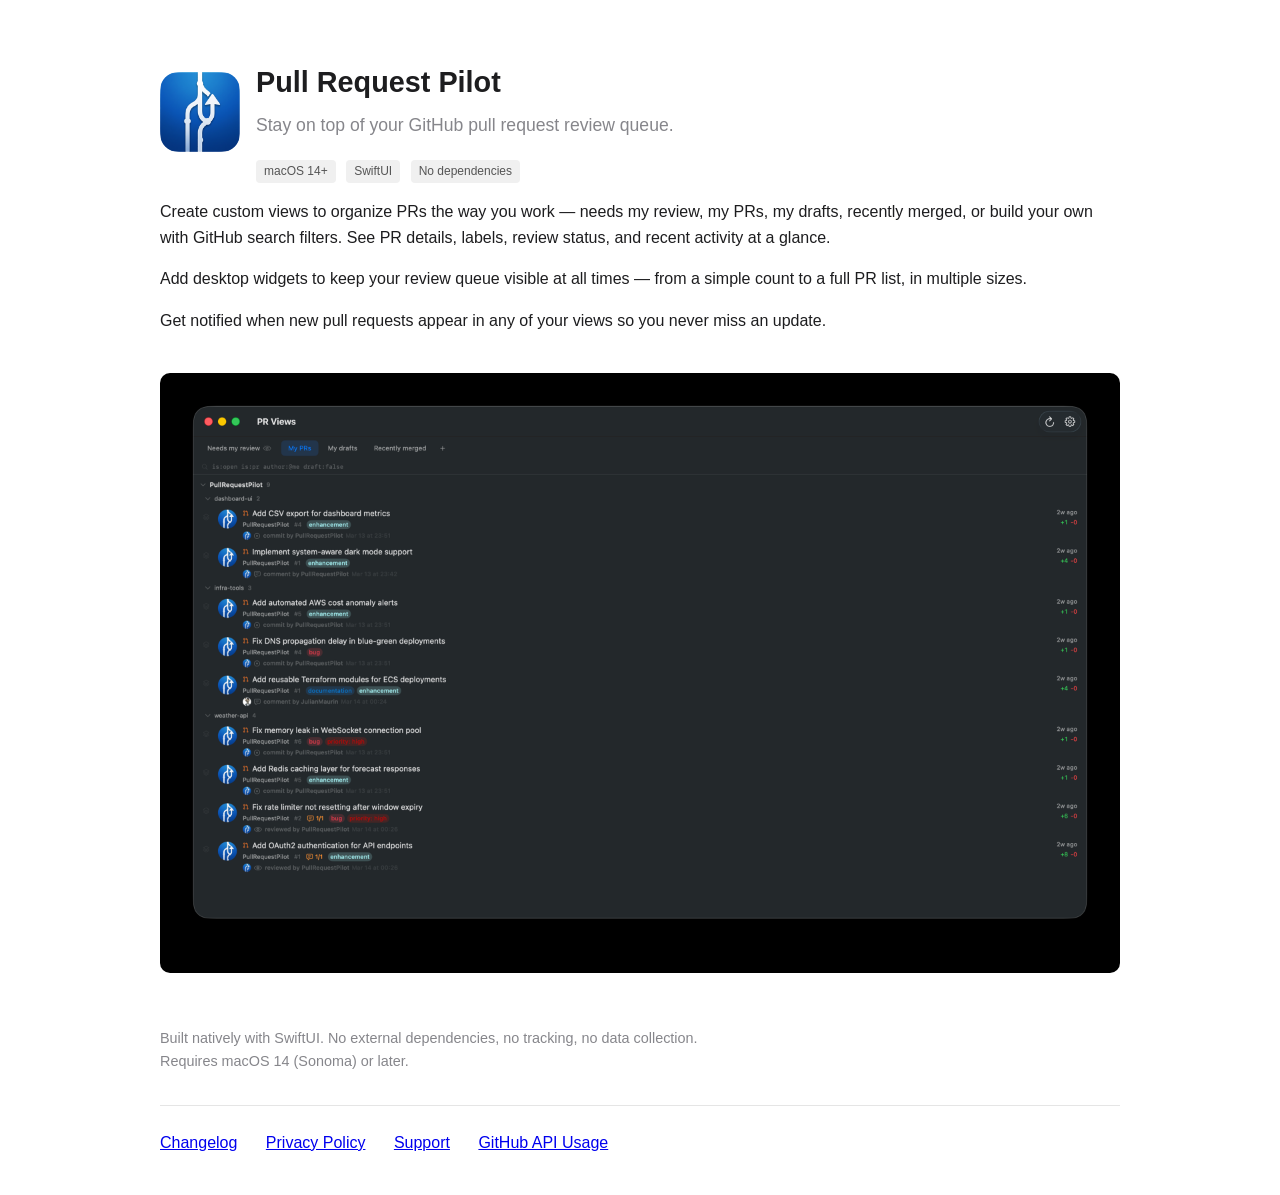
<file: index.html>
<!DOCTYPE html>
<html lang="en">
<head>
    <meta charset="UTF-8">
    <meta name="viewport" content="width=device-width, initial-scale=1.0">
    <title>Pull Request Pilot</title>
    <style>
        :root { color-scheme: light dark; }
        body {
            font-family: -apple-system, BlinkMacSystemFont, "Segoe UI", Roboto, sans-serif;
            max-width: 960px;
            margin: 40px auto;
            padding: 0 20px;
            line-height: 1.6;
            color: #1d1d1f;
            background: #fff;
        }
        @media (prefers-color-scheme: dark) {
            body { color: #f5f5f7; background: #1d1d1f; }
            a { color: #6cb4ee; }
        }
        h1 { font-size: 1.8em; margin-bottom: 0.2em; }
        h2 { font-size: 1.3em; margin-top: 2em; }
        p.tagline { color: #86868b; margin-top: 0; font-size: 1.1em; }
        .hero { display: flex; align-items: center; gap: 16px; margin-top: 1em; }
        .hero img { width: 80px; height: 80px; border-radius: 18px; }
        .badge { margin-top: 0.5em; }
        .badge span {
            display: inline-block;
            font-size: 0.75em;
            padding: 2px 8px;
            border-radius: 4px;
            background: #f0f0f0;
            color: #555;
            margin-right: 6px;
        }
        @media (prefers-color-scheme: dark) {
            .badge span { background: #333; color: #aaa; }
        }
        .screenshot { width: 100%; height: auto; border-radius: 10px; margin: 1.5em 0; }
        nav { margin: 2em 0; border-top: 1px solid #e5e5e5; padding-top: 1.5em; }
        @media (prefers-color-scheme: dark) { nav { border-color: #333; } }
        nav a { margin-right: 1.5em; }
        .requirements { font-size: 0.9em; color: #86868b; margin-top: 1.5em; }
    </style>
</head>
<body>
    <div class="hero">
        <img src="icon.png" alt="Pull Request Pilot icon" width="80" height="80">
        <div>
            <h1>Pull Request Pilot</h1>
            <p class="tagline">Stay on top of your GitHub pull request review queue.</p>
            <div class="badge">
                <span>macOS 14+</span>
                <span>SwiftUI</span>
                <span>No dependencies</span>
            </div>
        </div>
    </div>

    <p>Create custom views to organize PRs the way you work — needs my review, my PRs, my drafts, recently merged, or build your own with GitHub search filters. See PR details, labels, review status, and recent activity at a glance.</p>

    <p>Add desktop widgets to keep your review queue visible at all times — from a simple count to a full PR list, in multiple sizes.</p>

    <p>Get notified when new pull requests appear in any of your views so you never miss an update.</p>

    <img class="screenshot" src="screenshot.png" alt="Pull Request Pilot — PR list with detail panel" width="2880" height="1800">

    <p class="requirements">Built natively with SwiftUI. No external dependencies, no tracking, no data collection.<br>Requires macOS 14 (Sonoma) or later.</p>

    <nav>
        <a href="changelog">Changelog</a>
        <a href="privacy">Privacy Policy</a>
        <a href="support">Support</a>
        <a href="github-api-usage">GitHub API Usage</a>
    </nav>
</body>
</html>
</file>
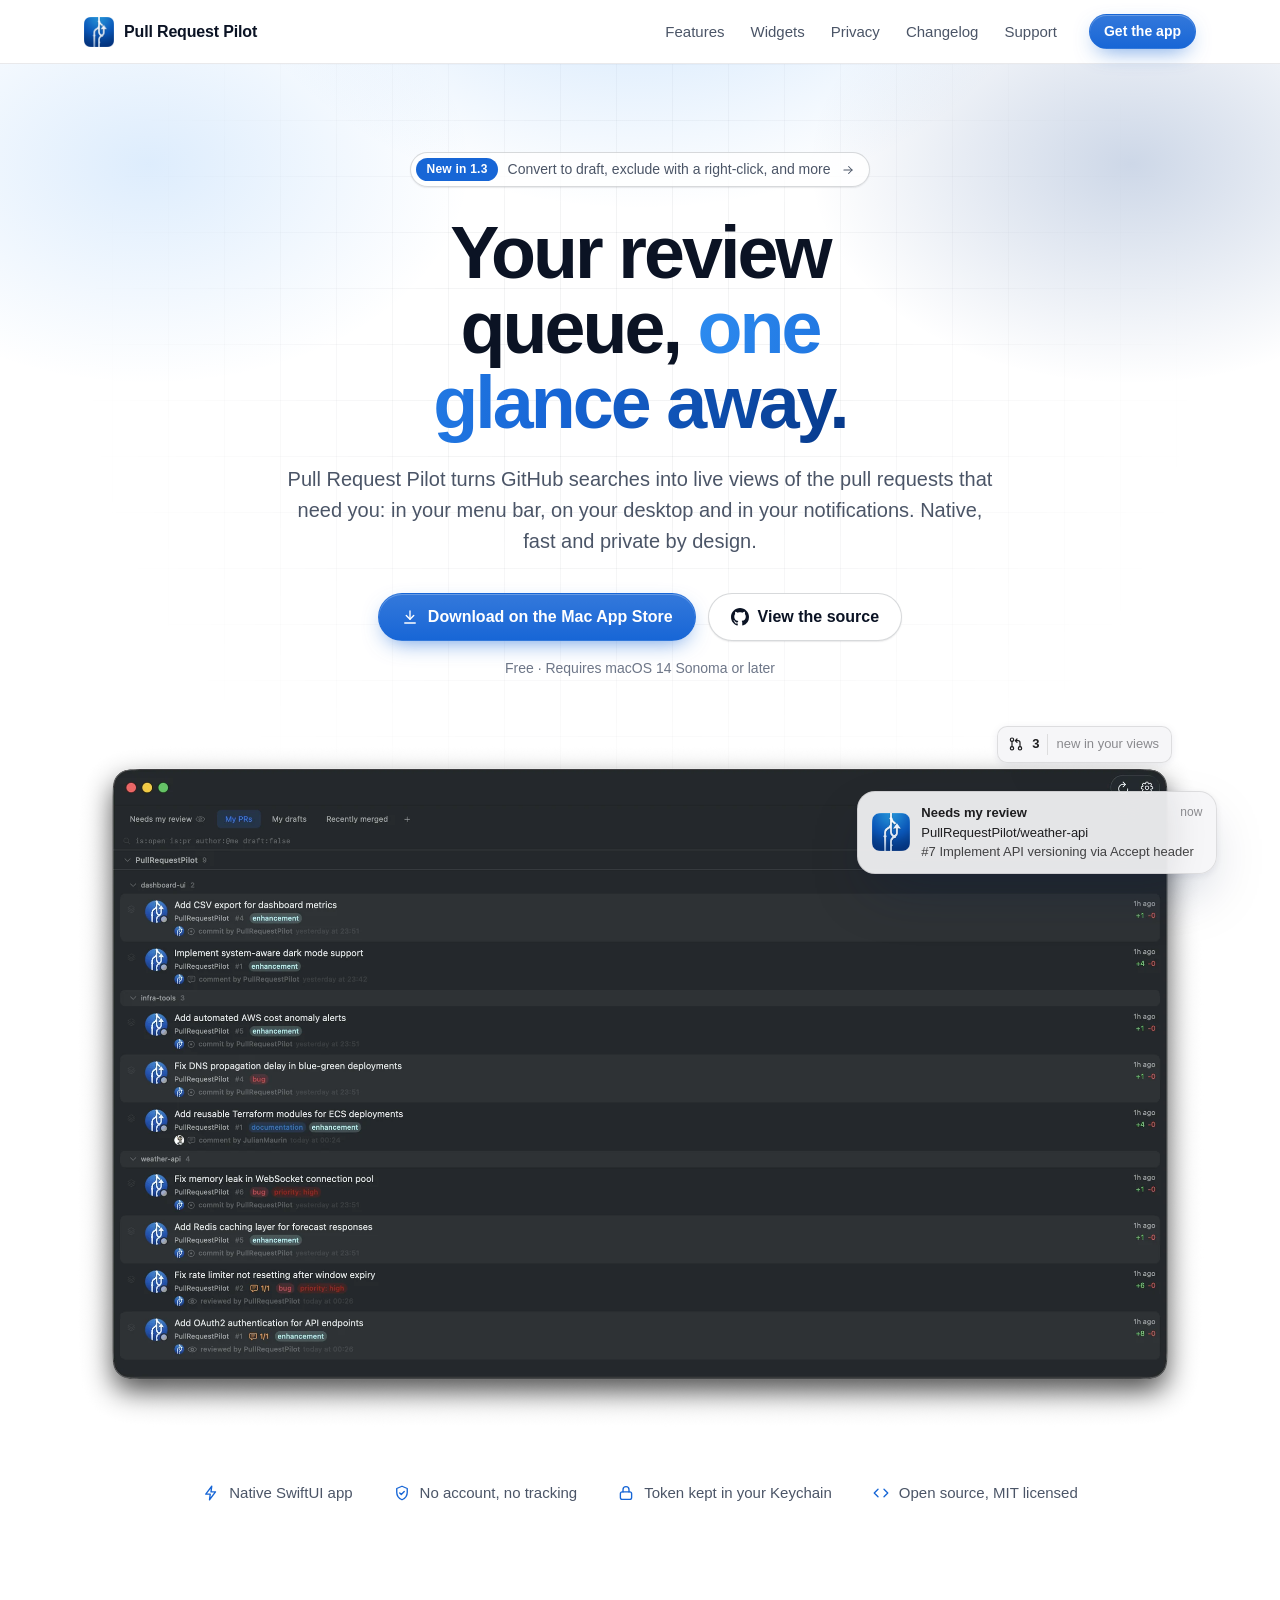
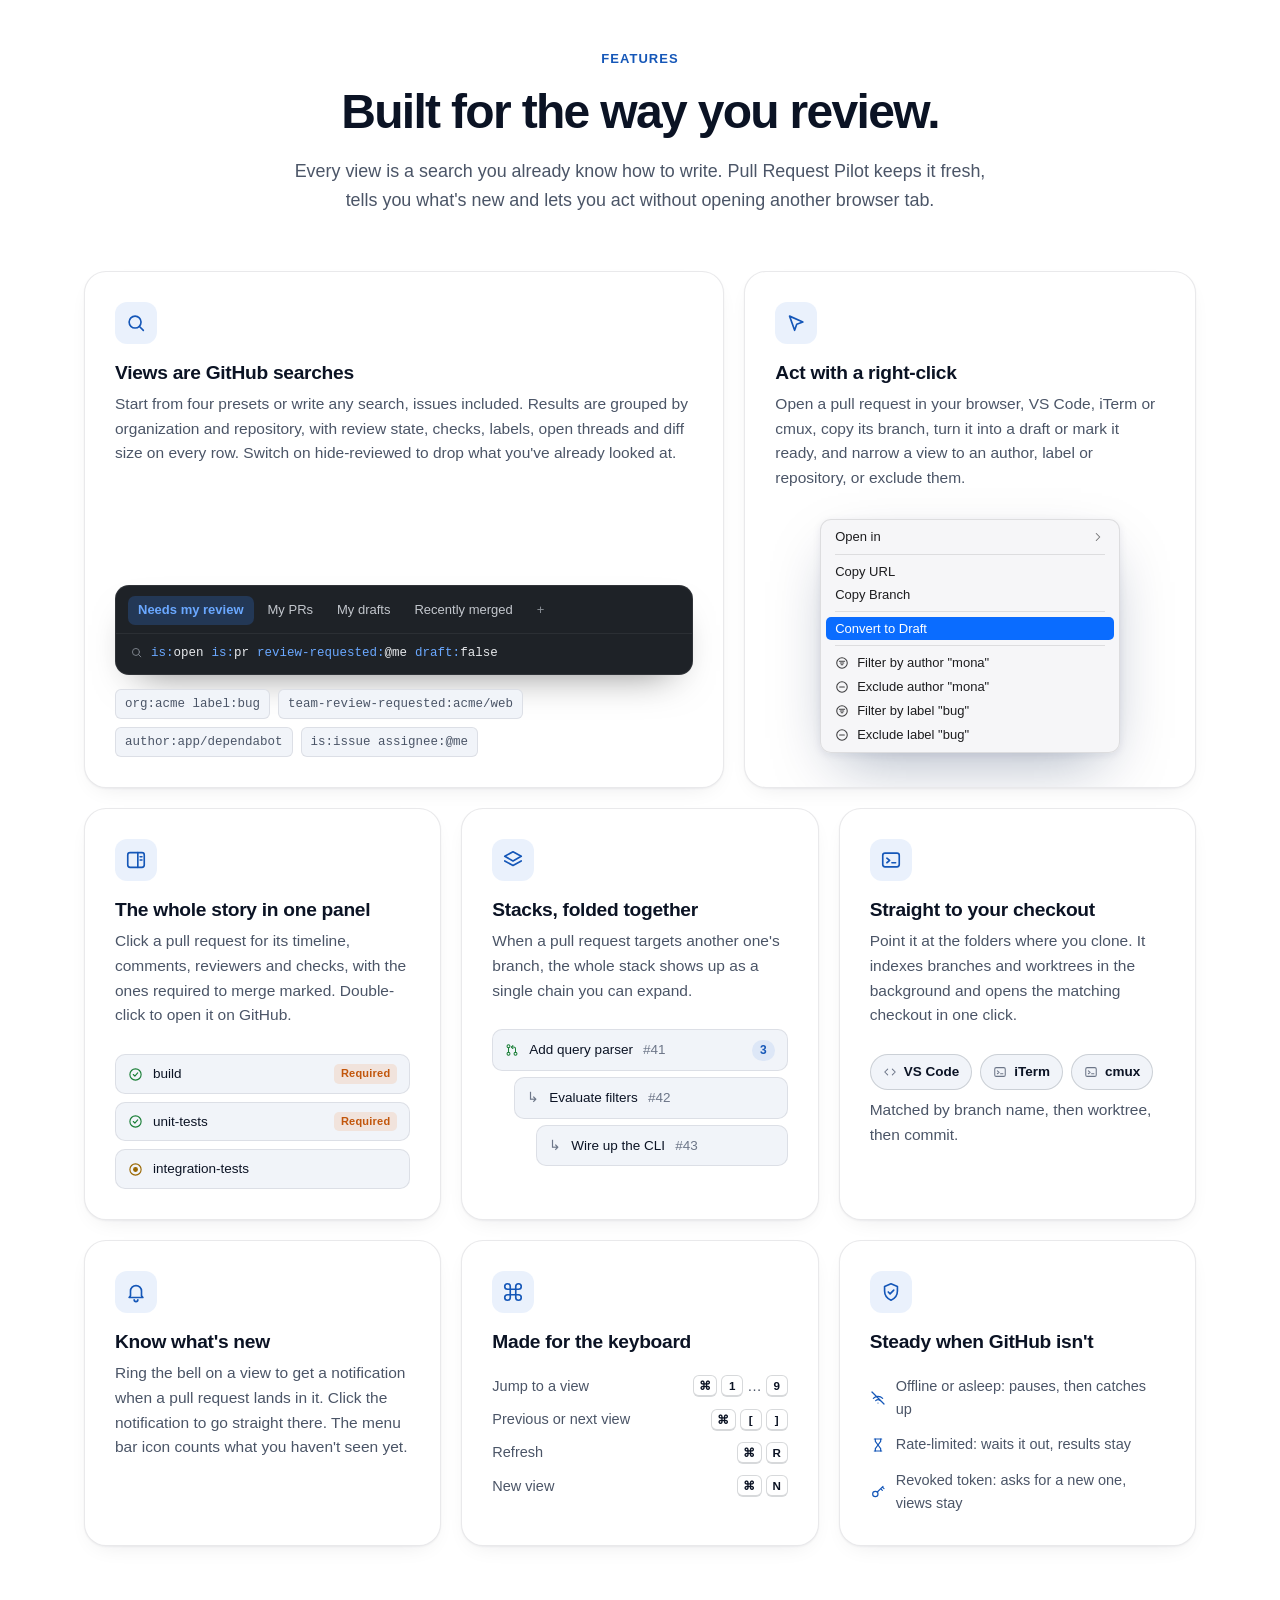
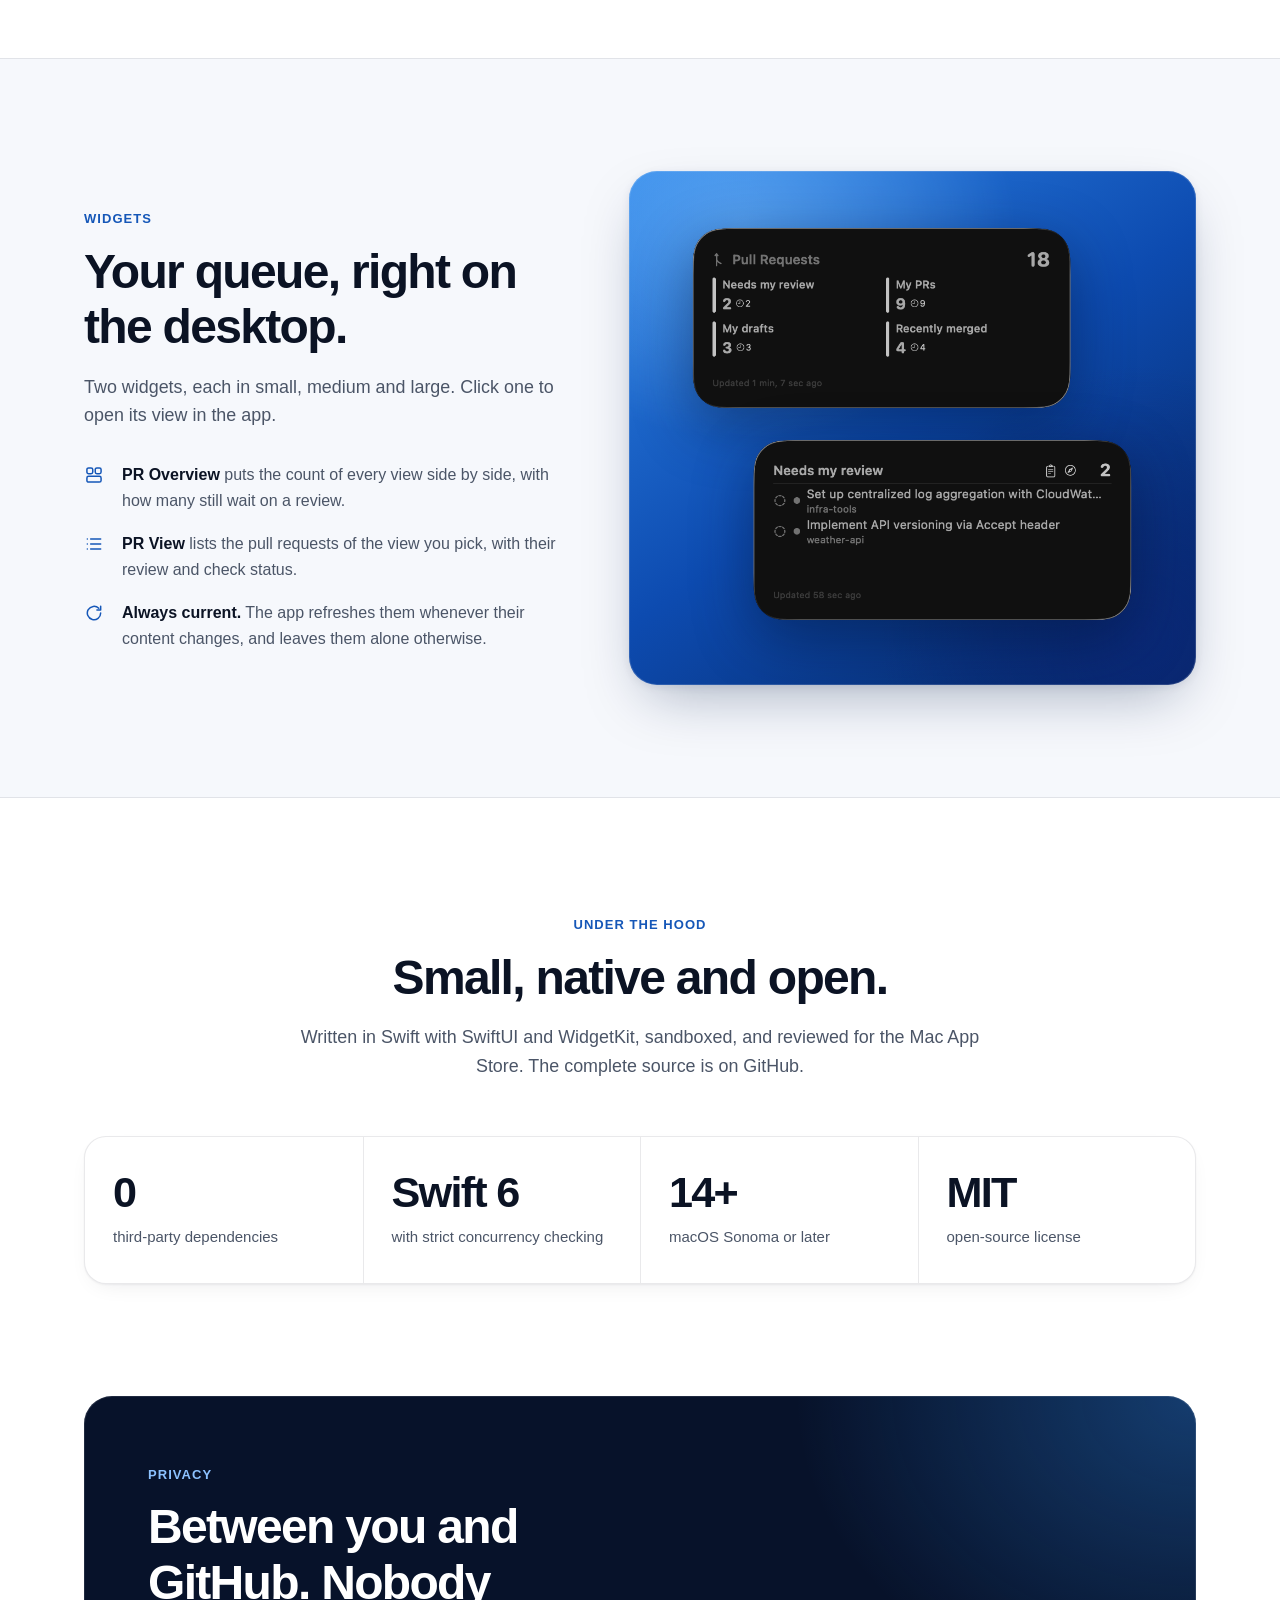
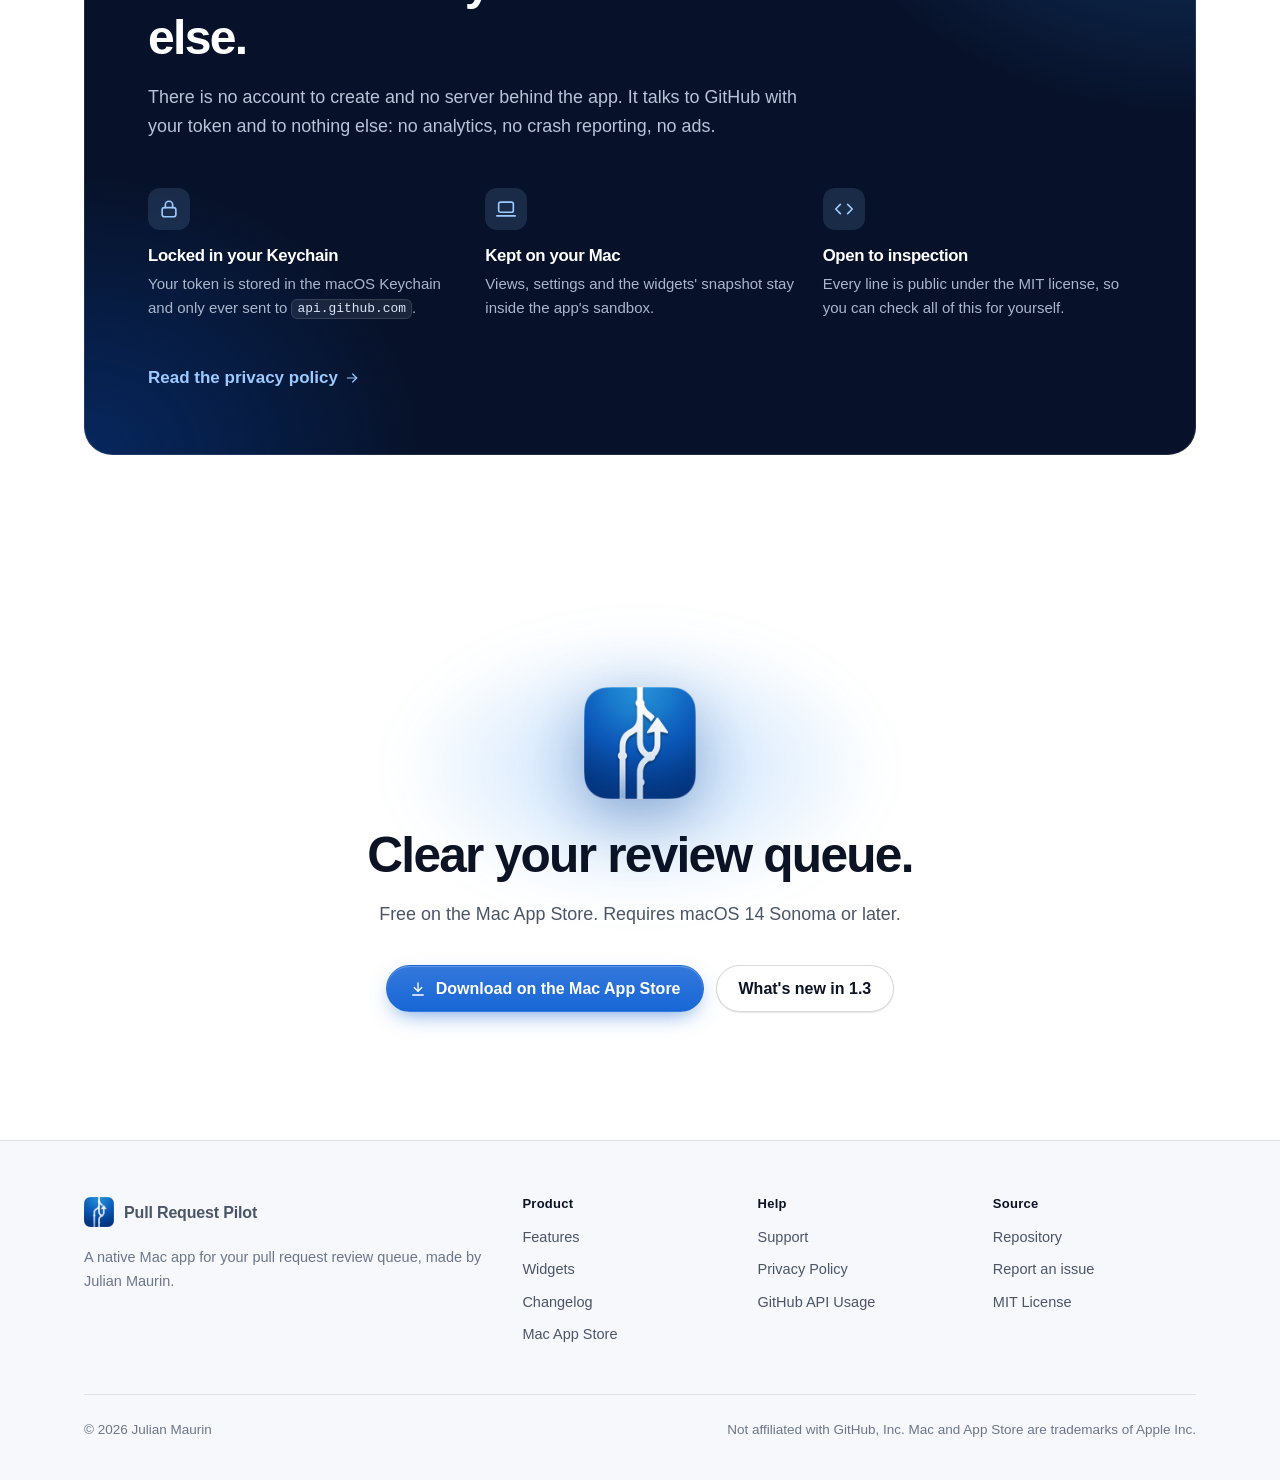
<file: docs/index.html>
<!DOCTYPE html>
<html lang="en">
<head>
    <meta charset="UTF-8">
    <meta name="viewport" content="width=device-width, initial-scale=1.0">
    <title>Pull Request Pilot — your pull request review queue, one glance away</title>
    <meta name="description" content="A native Mac menu bar app for your GitHub pull request review queue: live views from any search, desktop widgets and notifications. Free on the Mac App Store.">
    <link rel="canonical" href="https://julianmaurin.github.io/PullRequestPilot/">
    <meta name="theme-color" content="#ffffff" media="(prefers-color-scheme: light)">
    <meta name="theme-color" content="#070a12" media="(prefers-color-scheme: dark)">
    <link rel="icon" type="image/png" href="favicon.png">
    <link rel="apple-touch-icon" href="apple-touch-icon.png">
    <meta property="og:type" content="website">
    <meta property="og:site_name" content="Pull Request Pilot">
    <meta property="og:url" content="https://julianmaurin.github.io/PullRequestPilot/">
    <meta property="og:title" content="Pull Request Pilot — your review queue, one glance away">
    <meta property="og:description" content="A native Mac menu bar app for your GitHub pull request review queue: live views from any search, desktop widgets and notifications.">
    <meta property="og:image" content="https://julianmaurin.github.io/PullRequestPilot/images/og-image.png">
    <meta property="og:image:width" content="1200">
    <meta property="og:image:height" content="630">
    <meta property="og:image:alt" content="Pull Request Pilot: the review queue window with pull requests grouped by repository">
    <meta name="twitter:card" content="summary_large_image">
    <link rel="stylesheet" href="style.css">
    <script type="application/ld+json">
    {
        "@context": "https://schema.org",
        "@type": "SoftwareApplication",
        "name": "Pull Request Pilot",
        "operatingSystem": "macOS 14 or later",
        "applicationCategory": "DeveloperApplication",
        "softwareVersion": "1.3.0",
        "url": "https://julianmaurin.github.io/PullRequestPilot/",
        "downloadUrl": "https://apps.apple.com/app/pull-request-pilot/id6760570544",
        "image": "https://julianmaurin.github.io/PullRequestPilot/icon.png",
        "screenshot": "https://julianmaurin.github.io/PullRequestPilot/images/dashboard.png",
        "license": "https://opensource.org/licenses/MIT",
        "author": { "@type": "Person", "name": "Julian Maurin" },
        "offers": { "@type": "Offer", "price": "0", "priceCurrency": "USD" }
    }
    </script>
</head>
<body>
    <a class="skip-link" href="#main">Skip to content</a>

    <header class="site-header">
        <div class="container">
            <a class="brand" href="./">
                <img src="icon.png" alt="" width="30" height="30">
                Pull Request Pilot
            </a>
            <nav class="site-nav" aria-label="Main">
                <a href="#features">Features</a>
                <a href="#widgets">Widgets</a>
                <a href="#privacy">Privacy</a>
                <a href="changelog">Changelog</a>
                <a href="support">Support</a>
            </nav>
            <a class="button button-primary" href="https://apps.apple.com/app/pull-request-pilot/id6760570544">Get the app</a>
        </div>
    </header>

    <main id="main">
        <section class="hero">
            <div class="container hero-copy">
                <a class="announcement" href="changelog#v1-3-0">
                    <span class="announcement-tag">New in 1.3</span>
                    <span>Convert to draft, exclude with a right-click, and more</span>
                    <svg class="icon" viewBox="0 0 24 24" aria-hidden="true"><path d="M5 12h14"/><path d="m13 6 6 6-6 6"/></svg>
                </a>
                <h1>Your review queue, <span class="gradient-text">one glance away.</span></h1>
                <p class="lede">Pull Request Pilot turns GitHub searches into live views of the pull requests that need you: in your menu bar, on your desktop and in your notifications. Native, fast and private by design.</p>
                <div class="cta-row">
                    <a class="button button-primary" href="https://apps.apple.com/app/pull-request-pilot/id6760570544">
                        <svg class="icon" viewBox="0 0 24 24" aria-hidden="true"><path d="M12 4v11"/><path d="m7 10 5 5 5-5"/><path d="M5 20h14"/></svg>
                        Download on the Mac App Store
                    </a>
                    <a class="button button-secondary" href="https://github.com/JulianMaurin/PullRequestPilot">
                        <svg viewBox="0 0 16 16" fill="currentColor" aria-hidden="true"><path d="M8 0C3.58 0 0 3.58 0 8c0 3.54 2.29 6.53 5.47 7.59.4.07.55-.17.55-.38 0-.19-.01-.82-.01-1.49-2.01.37-2.53-.49-2.69-.94-.09-.23-.48-.94-.82-1.13-.28-.15-.68-.52-.01-.53.63-.01 1.08.58 1.23.82.72 1.21 1.87.87 2.33.66.07-.52.28-.87.51-1.07-1.78-.2-3.64-.89-3.64-3.95 0-.87.31-1.59.82-2.15-.08-.2-.36-1.02.08-2.12 0 0 .67-.21 2.2.82.64-.18 1.32-.27 2-.27.68 0 1.36.09 2 .27 1.53-1.04 2.2-.82 2.2-.82.44 1.1.16 1.92.08 2.12.51.56.82 1.27.82 2.15 0 3.07-1.87 3.75-3.65 3.95.29.25.54.73.54 1.48 0 1.07-.01 1.93-.01 2.2 0 .21.15.46.55.38A8.013 8.013 0 0 0 16 8c0-4.42-3.58-8-8-8z"/></svg>
                        View the source
                    </a>
                </div>
                <p class="fine-print">Free · Requires macOS 14 Sonoma or later</p>
            </div>

            <div class="container hero-visual">
                <div class="screenshot">
                    <picture>
                        <source srcset="images/dashboard.webp" type="image/webp">
                        <img src="images/dashboard.png" alt="The Pull Request Pilot window: view tabs, the search query of the selected view, and pull requests grouped by organization and repository, each with its labels, latest activity, age and diff size" width="2200" height="1336" fetchpriority="high">
                    </picture>
                    <div class="status-item" aria-hidden="true">
                        <svg class="icon" viewBox="0 0 24 24"><circle cx="6" cy="5.5" r="2.5"/><circle cx="6" cy="18.5" r="2.5"/><circle cx="18" cy="18.5" r="2.5"/><path d="M6 8v8"/><path d="M18 16v-6a3 3 0 0 0-3-3h-4"/><path d="M13.5 4.5 11 7l2.5 2.5"/></svg>
                        3
                        <span class="caption">new in your views</span>
                    </div>
                    <div class="notification" aria-hidden="true">
                        <img src="icon.png" alt="" width="38" height="38">
                        <strong>Needs my review</strong>
                        <span class="time">now</span>
                        <span class="subtitle">PullRequestPilot/weather-api</span>
                        <span class="body">#7 Implement API versioning via Accept header</span>
                    </div>
                </div>
            </div>

            <div class="container">
                <ul class="highlights" aria-label="Highlights">
                    <li>
                        <svg class="icon" viewBox="0 0 24 24" aria-hidden="true"><path d="M13 3 5 13.5h6L10 21l8-10.5h-6z"/></svg>
                        Native SwiftUI app
                    </li>
                    <li>
                        <svg class="icon" viewBox="0 0 24 24" aria-hidden="true"><path d="M12 3 5 6v5c0 4.5 3 8.3 7 10 4-1.7 7-5.5 7-10V6z"/><path d="m9 12 2 2 4-4"/></svg>
                        No account, no tracking
                    </li>
                    <li>
                        <svg class="icon" viewBox="0 0 24 24" aria-hidden="true"><rect x="4.5" y="10.5" width="15" height="10" rx="2.5"/><path d="M8 10.5V7.5a4 4 0 0 1 8 0v3"/></svg>
                        Token kept in your Keychain
                    </li>
                    <li>
                        <svg class="icon" viewBox="0 0 24 24" aria-hidden="true"><path d="m8 7-5 5 5 5"/><path d="m16 7 5 5-5 5"/></svg>
                        Open source, MIT licensed
                    </li>
                </ul>
            </div>
        </section>

        <section class="section" id="features">
            <div class="container">
                <div class="section-header reveal">
                    <span class="eyebrow">Features</span>
                    <h2>Built for the way you review.</h2>
                    <p>Every view is a search you already know how to write. Pull Request Pilot keeps it fresh, tells you what's new and lets you act without opening another browser tab.</p>
                </div>

                <div class="feature-grid">
                    <article class="card card-wide reveal">
                        <span class="card-icon"><svg class="icon" viewBox="0 0 24 24" aria-hidden="true"><circle cx="11" cy="11" r="6.5"/><path d="m20 20-4.2-4.2"/></svg></span>
                        <h3>Views are GitHub searches</h3>
                        <p>Start from four presets or write any search, issues included. Results are grouped by organization and repository, with review state, checks, labels, open threads and diff size on every row. Switch on hide-reviewed to drop what you've already looked at.</p>
                        <div class="card-visual">
                            <div class="query-mock" aria-hidden="true">
                                <div class="query-tabs">
                                    <span class="active">Needs my review</span>
                                    <span>My PRs</span>
                                    <span>My drafts</span>
                                    <span>Recently merged</span>
                                    <span class="add">+</span>
                                </div>
                                <div class="query-field">
                                    <svg class="icon" viewBox="0 0 24 24"><circle cx="11" cy="11" r="6.5"/><path d="m20 20-4.2-4.2"/></svg>
                                    <span class="qualifier"><b>is:</b>open</span>
                                    <span class="qualifier"><b>is:</b>pr</span>
                                    <span class="qualifier"><b>review-requested:</b>@me</span>
                                    <span class="qualifier"><b>draft:</b>false</span>
                                </div>
                            </div>
                            <div class="query-examples" aria-label="More example searches">
                                <code>org:acme label:bug</code>
                                <code>team-review-requested:acme/web</code>
                                <code>author:app/dependabot</code>
                                <code>is:issue assignee:@me</code>
                            </div>
                        </div>
                    </article>

                    <article class="card card-medium reveal">
                        <span class="card-icon"><svg class="icon" viewBox="0 0 24 24" aria-hidden="true"><path d="M5 4.5 10.5 20l2.3-6.7L19.5 11z"/></svg></span>
                        <h3>Act with a right-click</h3>
                        <p>Open a pull request in your browser, VS Code, iTerm or cmux, copy its branch, turn it into a draft or mark it ready, and narrow a view to an author, label or repository, or exclude them.</p>
                        <div class="card-visual menu-stage">
                            <div class="menu-mock" aria-hidden="true">
                                <div class="item">Open in <svg class="icon chevron" viewBox="0 0 24 24"><path d="m9 6 6 6-6 6"/></svg></div>
                                <hr>
                                <div class="item">Copy URL</div>
                                <div class="item">Copy Branch</div>
                                <hr>
                                <div class="item selected">Convert to Draft</div>
                                <hr>
                                <div class="item"><svg class="icon" viewBox="0 0 24 24"><circle cx="12" cy="12" r="9"/><path d="M7.5 9h9M9 12h6M10.5 15h3"/></svg>Filter by author "mona"</div>
                                <div class="item"><svg class="icon" viewBox="0 0 24 24"><circle cx="12" cy="12" r="9"/><path d="M8 12h8"/></svg>Exclude author "mona"</div>
                                <div class="item"><svg class="icon" viewBox="0 0 24 24"><circle cx="12" cy="12" r="9"/><path d="M7.5 9h9M9 12h6M10.5 15h3"/></svg>Filter by label "bug"</div>
                                <div class="item"><svg class="icon" viewBox="0 0 24 24"><circle cx="12" cy="12" r="9"/><path d="M8 12h8"/></svg>Exclude label "bug"</div>
                            </div>
                        </div>
                    </article>

                    <article class="card reveal">
                        <span class="card-icon"><svg class="icon" viewBox="0 0 24 24" aria-hidden="true"><rect x="3" y="4" width="18" height="16" rx="2.5"/><path d="M14 4v16"/><path d="M16.5 8.5h2M16.5 12h2"/></svg></span>
                        <h3>The whole story in one panel</h3>
                        <p>Click a pull request for its timeline, comments, reviewers and checks, with the ones required to merge marked. Double-click to open it on GitHub.</p>
                        <div class="card-visual">
                            <ul class="check-list" aria-label="Example checks">
                                <li class="passed"><svg class="icon" viewBox="0 0 24 24" aria-hidden="true"><circle cx="12" cy="12" r="9"/><path d="m8.5 12 2.5 2.5 4.5-5"/></svg>build<span class="required">Required</span></li>
                                <li class="passed"><svg class="icon" viewBox="0 0 24 24" aria-hidden="true"><circle cx="12" cy="12" r="9"/><path d="m8.5 12 2.5 2.5 4.5-5"/></svg>unit-tests<span class="required">Required</span></li>
                                <li class="running"><svg class="icon" viewBox="0 0 24 24" aria-hidden="true"><circle cx="12" cy="12" r="9"/><circle cx="12" cy="12" r="3" fill="currentColor"/></svg>integration-tests</li>
                            </ul>
                        </div>
                    </article>

                    <article class="card reveal">
                        <span class="card-icon"><svg class="icon" viewBox="0 0 24 24" aria-hidden="true"><path d="m12 3 9 5-9 5-9-5z"/><path d="m3 13 9 5 9-5"/></svg></span>
                        <h3>Stacks, folded together</h3>
                        <p>When a pull request targets another one's branch, the whole stack shows up as a single chain you can expand.</p>
                        <div class="card-visual stack-mock" aria-hidden="true">
                            <div class="stack-row">
                                <svg class="icon" viewBox="0 0 24 24"><circle cx="6" cy="5.5" r="2.5"/><circle cx="6" cy="18.5" r="2.5"/><circle cx="18" cy="18.5" r="2.5"/><path d="M6 8v8"/><path d="M18 16v-6a3 3 0 0 0-3-3h-4"/><path d="M13.5 4.5 11 7l2.5 2.5"/></svg>
                                Add query parser <span class="number">#41</span><span class="count">3</span>
                            </div>
                            <div class="stack-row child"><span class="branch-arrow">↳</span> Evaluate filters <span class="number">#42</span></div>
                            <div class="stack-row grandchild"><span class="branch-arrow">↳</span> Wire up the CLI <span class="number">#43</span></div>
                        </div>
                    </article>

                    <article class="card reveal">
                        <span class="card-icon"><svg class="icon" viewBox="0 0 24 24" aria-hidden="true"><rect x="3" y="4.5" width="18" height="15" rx="2.5"/><path d="m7.5 10 3 2.5-3 2.5"/><path d="M13 15h4"/></svg></span>
                        <h3>Straight to your checkout</h3>
                        <p>Point it at the folders where you clone. It indexes branches and worktrees in the background and opens the matching checkout in one click.</p>
                        <div class="card-visual">
                            <div class="chip-row" aria-label="Supported apps">
                                <span class="chip"><svg class="icon" viewBox="0 0 24 24" aria-hidden="true"><path d="m8 7-5 5 5 5"/><path d="m16 7 5 5-5 5"/></svg>VS Code</span>
                                <span class="chip"><svg class="icon" viewBox="0 0 24 24" aria-hidden="true"><rect x="3" y="4.5" width="18" height="15" rx="2.5"/><path d="m7.5 10 3 2.5-3 2.5"/><path d="M13 15h4"/></svg>iTerm</span>
                                <span class="chip"><svg class="icon" viewBox="0 0 24 24" aria-hidden="true"><rect x="3" y="4.5" width="18" height="15" rx="2.5"/><path d="m7.5 10 3 2.5-3 2.5"/><path d="M13 15h4"/></svg>cmux</span>
                            </div>
                            <p class="match-order">Matched by branch name, then worktree, then commit.</p>
                        </div>
                    </article>

                    <article class="card reveal">
                        <span class="card-icon"><svg class="icon" viewBox="0 0 24 24" aria-hidden="true"><path d="M6 16v-5a6 6 0 0 1 12 0v5l1.5 2h-15z"/><path d="M10 20.5a2 2 0 0 0 4 0"/></svg></span>
                        <h3>Know what's new</h3>
                        <p>Ring the bell on a view to get a notification when a pull request lands in it. Click the notification to go straight there. The menu bar icon counts what you haven't seen yet.</p>
                    </article>

                    <article class="card reveal">
                        <span class="card-icon"><svg class="icon" viewBox="0 0 24 24" aria-hidden="true"><path d="M15 6v12a3 3 0 1 0 3-3H6a3 3 0 1 0 3 3V6a3 3 0 1 0-3 3h12a3 3 0 1 0-3-3"/></svg></span>
                        <h3>Made for the keyboard</h3>
                        <ul class="shortcut-list card-visual">
                            <li>Jump to a view <span class="keys"><kbd>⌘</kbd><kbd>1</kbd>…<kbd>9</kbd></span></li>
                            <li>Previous or next view <span class="keys"><kbd>⌘</kbd><kbd>[</kbd><kbd>]</kbd></span></li>
                            <li>Refresh <span class="keys"><kbd>⌘</kbd><kbd>R</kbd></span></li>
                            <li>New view <span class="keys"><kbd>⌘</kbd><kbd>N</kbd></span></li>
                        </ul>
                    </article>

                    <article class="card reveal">
                        <span class="card-icon"><svg class="icon" viewBox="0 0 24 24" aria-hidden="true"><path d="M12 3 5 6v5c0 4.5 3 8.3 7 10 4-1.7 7-5.5 7-10V6z"/><path d="m9 12 2 2 4-4"/></svg></span>
                        <h3>Steady when GitHub isn't</h3>
                        <ul class="status-list card-visual">
                            <li><svg class="icon" viewBox="0 0 24 24" aria-hidden="true"><path d="M5 12.5a10 10 0 0 1 14 0"/><path d="M8.5 16a5 5 0 0 1 7 0"/><path d="M12 19.5h.01"/><path d="M3 3l18 18"/></svg>Offline or asleep: pauses, then catches up</li>
                            <li><svg class="icon" viewBox="0 0 24 24" aria-hidden="true"><path d="M6.5 3h11M6.5 21h11"/><path d="M8 3v3.5L12 12l4-5.5V3"/><path d="M8 21v-3.5L12 12l4 5.5V21"/></svg>Rate-limited: waits it out, results stay</li>
                            <li><svg class="icon" viewBox="0 0 24 24" aria-hidden="true"><circle cx="8" cy="15" r="4"/><path d="m11 12 8.5-8.5M16 7l2.5 2.5M18.5 4.5 21 7"/></svg>Revoked token: asks for a new one, views stay</li>
                        </ul>
                    </article>
                </div>
            </div>
        </section>

        <section class="section section-subtle" id="widgets">
            <div class="container split">
                <div class="reveal">
                    <div class="section-header">
                        <span class="eyebrow">Widgets</span>
                        <h2>Your queue, right on the desktop.</h2>
                        <p>Two widgets, each in small, medium and large. Click one to open its view in the app.</p>
                    </div>
                    <ul class="feature-list">
                        <li>
                            <svg class="icon" viewBox="0 0 24 24" aria-hidden="true"><rect x="3.5" y="3.5" width="7" height="7" rx="2"/><rect x="13.5" y="3.5" width="7" height="7" rx="2"/><rect x="3.5" y="13.5" width="17" height="7" rx="2"/></svg>
                            <span><strong>PR Overview</strong> puts the count of every view side by side, with how many still wait on a review.</span>
                        </li>
                        <li>
                            <svg class="icon" viewBox="0 0 24 24" aria-hidden="true"><path d="M8 6h12M8 12h12M8 18h12"/><path d="M4 6h.01M4 12h.01M4 18h.01"/></svg>
                            <span><strong>PR View</strong> lists the pull requests of the view you pick, with their review and check status.</span>
                        </li>
                        <li>
                            <svg class="icon" viewBox="0 0 24 24" aria-hidden="true"><path d="M20 12a8 8 0 1 1-2.3-5.6"/><path d="M20 4v4.5h-4.5"/></svg>
                            <span><strong>Always current.</strong> The app refreshes them whenever their content changes, and leaves them alone otherwise.</span>
                        </li>
                    </ul>
                </div>
                <div class="desktop reveal">
                    <img class="widget-lead" src="images/widget-overview.png" alt="The PR Overview widget, medium size: 18 pull requests across Needs my review, My PRs, My drafts and Recently merged" width="692" height="346" loading="lazy">
                    <img class="widget-offset" src="images/widget-detail.png" alt="The PR View widget, medium size, showing two pull requests that need a review" width="692" height="346" loading="lazy">
                </div>
            </div>
        </section>

        <section class="section">
            <div class="container">
                <div class="section-header reveal">
                    <span class="eyebrow">Under the hood</span>
                    <h2>Small, native and open.</h2>
                    <p>Written in Swift with SwiftUI and WidgetKit, sandboxed, and reviewed for the Mac App Store. The complete source is on GitHub.</p>
                </div>
                <div class="stats reveal">
                    <div class="stat"><span class="value">0</span><span class="label">third-party dependencies</span></div>
                    <div class="stat"><span class="value">Swift 6</span><span class="label">with strict concurrency checking</span></div>
                    <div class="stat"><span class="value">14+</span><span class="label">macOS Sonoma or later</span></div>
                    <div class="stat"><span class="value">MIT</span><span class="label">open-source license</span></div>
                </div>
            </div>
        </section>

        <section class="section section-flush-top" id="privacy">
            <div class="container">
                <div class="privacy-panel reveal">
                    <span class="eyebrow">Privacy</span>
                    <h2>Between you and GitHub. Nobody else.</h2>
                    <p class="intro">There is no account to create and no server behind the app. It talks to GitHub with your token and to nothing else: no analytics, no crash reporting, no ads.</p>
                    <div class="privacy-grid">
                        <div>
                            <span class="card-icon"><svg class="icon" viewBox="0 0 24 24" aria-hidden="true"><rect x="4.5" y="10.5" width="15" height="10" rx="2.5"/><path d="M8 10.5V7.5a4 4 0 0 1 8 0v3"/></svg></span>
                            <h3>Locked in your Keychain</h3>
                            <p>Your token is stored in the macOS Keychain and only ever sent to <code>api.github.com</code>.</p>
                        </div>
                        <div>
                            <span class="card-icon"><svg class="icon" viewBox="0 0 24 24" aria-hidden="true"><rect x="4" y="4.5" width="16" height="11" rx="2"/><path d="M2 19.5h20"/></svg></span>
                            <h3>Kept on your Mac</h3>
                            <p>Views, settings and the widgets' snapshot stay inside the app's sandbox.</p>
                        </div>
                        <div>
                            <span class="card-icon"><svg class="icon" viewBox="0 0 24 24" aria-hidden="true"><path d="m8 7-5 5 5 5"/><path d="m16 7 5 5-5 5"/></svg></span>
                            <h3>Open to inspection</h3>
                            <p>Every line is public under the MIT license, so you can check all of this for yourself.</p>
                        </div>
                    </div>
                    <a class="text-link" href="privacy">
                        Read the privacy policy
                        <svg class="icon" viewBox="0 0 24 24" aria-hidden="true"><path d="M5 12h14"/><path d="m13 6 6 6-6 6"/></svg>
                    </a>
                </div>
            </div>
        </section>

        <section class="closing">
            <div class="container reveal">
                <img src="icon.png" alt="" width="112" height="112" loading="lazy">
                <h2>Clear your review queue.</h2>
                <p>Free on the Mac App Store. Requires macOS 14 Sonoma or later.</p>
                <div class="cta-row">
                    <a class="button button-primary" href="https://apps.apple.com/app/pull-request-pilot/id6760570544">
                        <svg class="icon" viewBox="0 0 24 24" aria-hidden="true"><path d="M12 4v11"/><path d="m7 10 5 5 5-5"/><path d="M5 20h14"/></svg>
                        Download on the Mac App Store
                    </a>
                    <a class="button button-secondary" href="changelog">What's new in 1.3</a>
                </div>
            </div>
        </section>
    </main>

    <footer class="site-footer">
        <div class="container">
            <div class="footer-grid">
                <div>
                    <a class="brand" href="./">
                        <img src="icon.png" alt="" width="30" height="30">
                        Pull Request Pilot
                    </a>
                    <p>A native Mac app for your pull request review queue, made by Julian Maurin.</p>
                </div>
                <div>
                    <h2>Product</h2>
                    <ul>
                        <li><a href="#features">Features</a></li>
                        <li><a href="#widgets">Widgets</a></li>
                        <li><a href="changelog">Changelog</a></li>
                        <li><a href="https://apps.apple.com/app/pull-request-pilot/id6760570544">Mac App Store</a></li>
                    </ul>
                </div>
                <div>
                    <h2>Help</h2>
                    <ul>
                        <li><a href="support">Support</a></li>
                        <li><a href="privacy">Privacy Policy</a></li>
                        <li><a href="github-api-usage">GitHub API Usage</a></li>
                    </ul>
                </div>
                <div>
                    <h2>Source</h2>
                    <ul>
                        <li><a href="https://github.com/JulianMaurin/PullRequestPilot">Repository</a></li>
                        <li><a href="https://github.com/JulianMaurin/PullRequestPilot/issues">Report an issue</a></li>
                        <li><a href="https://github.com/JulianMaurin/PullRequestPilot/blob/main/LICENSE">MIT License</a></li>
                    </ul>
                </div>
            </div>
            <div class="footer-bottom">
                <span>© 2026 Julian Maurin</span>
                <span>Not affiliated with GitHub, Inc. Mac and App Store are trademarks of Apple Inc.</span>
            </div>
        </div>
    </footer>
</body>
</html>
</file>
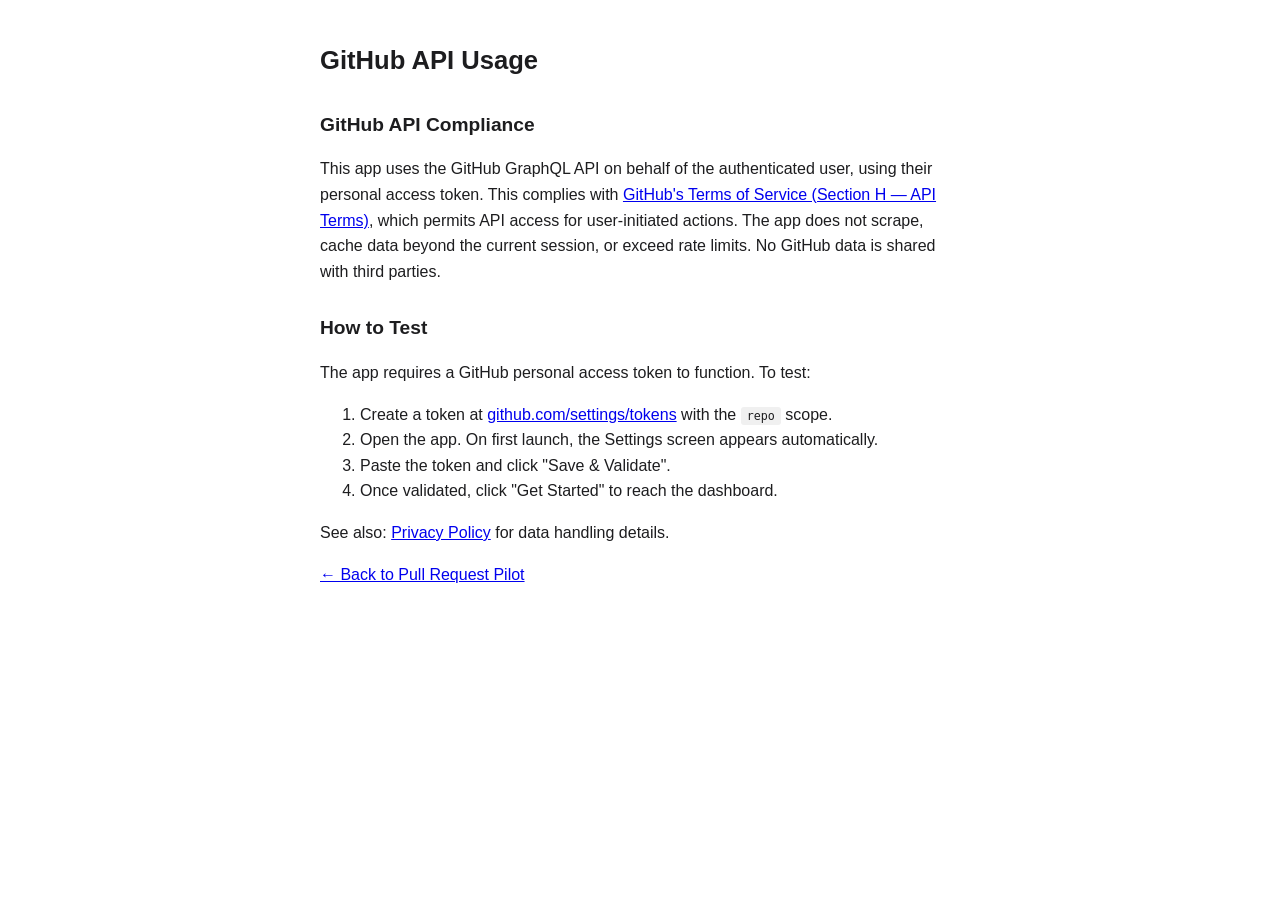
<file: app-review.html>
<!DOCTYPE html>
<html lang="en">
<head>
    <meta charset="UTF-8">
    <meta name="viewport" content="width=device-width, initial-scale=1.0">
    <title>GitHub API Usage — Pull Request Pilot</title>
    <style>
        :root { color-scheme: light dark; }
        body {
            font-family: -apple-system, BlinkMacSystemFont, "Segoe UI", Roboto, sans-serif;
            max-width: 640px;
            margin: 40px auto;
            padding: 0 20px;
            line-height: 1.6;
            color: #1d1d1f;
            background: #fff;
        }
        @media (prefers-color-scheme: dark) {
            body { color: #f5f5f7; background: #1d1d1f; }
            a { color: #6cb4ee; }
        }
        h1 { font-size: 1.6em; }
        h2 { font-size: 1.2em; margin-top: 1.5em; }
        code { background: #f0f0f0; padding: 2px 6px; border-radius: 3px; font-size: 0.9em; }
        @media (prefers-color-scheme: dark) {
            code { background: #333; }
        }
    </style>
</head>
<body>
    <h1>GitHub API Usage</h1>

    <h2>GitHub API Compliance</h2>
    <p>This app uses the GitHub GraphQL API on behalf of the authenticated user, using their personal access token. This complies with <a href="https://docs.github.com/en/site-policy/github-terms/github-terms-of-service#h-api-terms">GitHub's Terms of Service (Section H — API Terms)</a>, which permits API access for user-initiated actions. The app does not scrape, cache data beyond the current session, or exceed rate limits. No GitHub data is shared with third parties.</p>

    <h2>How to Test</h2>
    <p>The app requires a GitHub personal access token to function. To test:</p>
    <ol>
        <li>Create a token at <a href="https://github.com/settings/tokens">github.com/settings/tokens</a> with the <code>repo</code> scope.</li>
        <li>Open the app. On first launch, the Settings screen appears automatically.</li>
        <li>Paste the token and click "Save &amp; Validate".</li>
        <li>Once validated, click "Get Started" to reach the dashboard.</li>
    </ol>

    <p>See also: <a href="./privacy">Privacy Policy</a> for data handling details.</p>

    <p><a href="./">← Back to Pull Request Pilot</a></p>
</body>
</html>
</file>
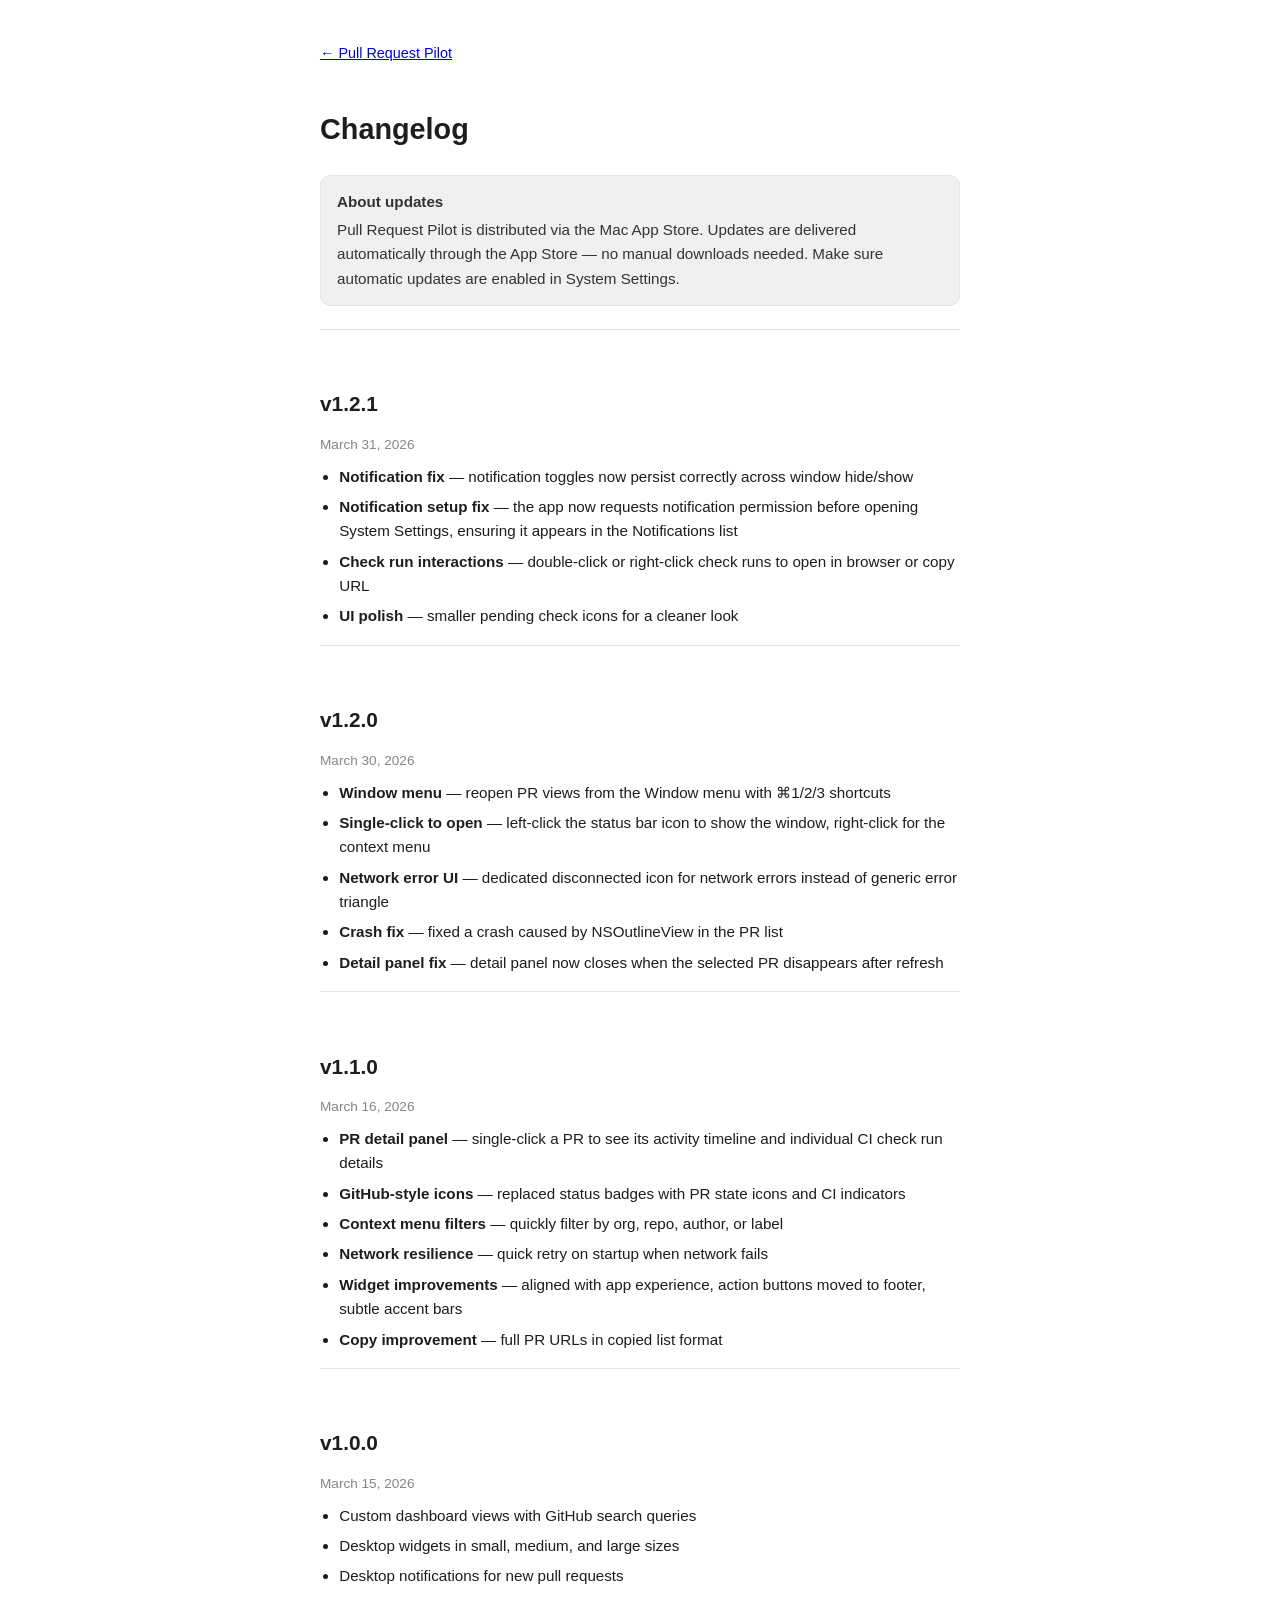
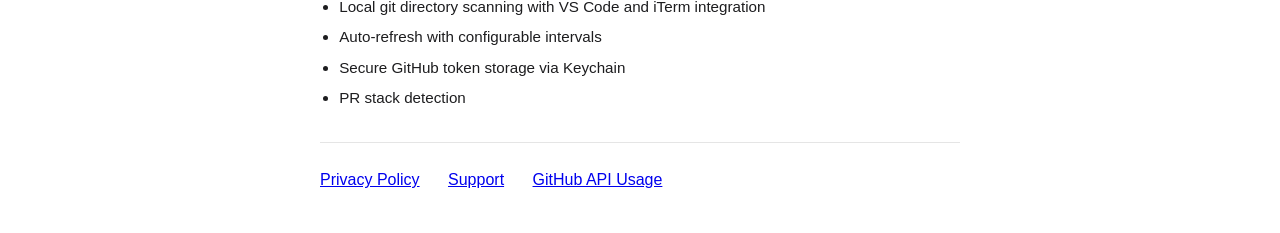
<file: changelog.html>
<!DOCTYPE html>
<html lang="en">
<head>
    <meta charset="UTF-8">
    <meta name="viewport" content="width=device-width, initial-scale=1.0">
    <title>Changelog — Pull Request Pilot</title>
    <style>
        :root { color-scheme: light dark; }
        body {
            font-family: -apple-system, BlinkMacSystemFont, "Segoe UI", Roboto, sans-serif;
            max-width: 640px;
            margin: 40px auto;
            padding: 0 20px;
            line-height: 1.6;
            color: #1d1d1f;
            background: #fff;
        }
        @media (prefers-color-scheme: dark) {
            body { color: #f5f5f7; background: #1d1d1f; }
            a { color: #6cb4ee; }
            .release { border-color: #333; }
        }
        h1 { font-size: 1.8em; margin-bottom: 0.2em; }
        h2 { font-size: 1.3em; margin-top: 2em; margin-bottom: 0.5em; }
        .back { font-size: 0.9em; margin-bottom: 1.5em; display: inline-block; }
        .note {
            border: 1px solid #e5e5e5;
            border-radius: 10px;
            padding: 14px 16px;
            margin: 1.5em 0;
            background: #f0f0f0;
            font-size: 0.95em;
            color: #333;
        }
        .note strong { display: block; margin-bottom: 4px; }
        .note p { margin: 0; }
        @media (prefers-color-scheme: dark) {
            .note { background: #2a2a2a; border-color: #444; color: #e0e0e0; }
        }
        .release {
            border-top: 1px solid #e5e5e5;
            padding-top: 1em;
        }
        .release .date { font-size: 0.85em; color: #86868b; }
        .release ul { padding-left: 1.2em; margin-top: 0.5em; }
        .release li { margin-bottom: 0.4em; font-size: 0.95em; }
        nav { margin: 2em 0; border-top: 1px solid #e5e5e5; padding-top: 1.5em; }
        @media (prefers-color-scheme: dark) { nav { border-color: #333; } }
        nav a { margin-right: 1.5em; }
    </style>
</head>
<body>
    <a class="back" href="./">&larr; Pull Request Pilot</a>
    <h1>Changelog</h1>

    <div class="note">
        <strong>About updates</strong>
        <p>Pull Request Pilot is distributed via the Mac App Store. Updates are delivered automatically through the App Store — no manual downloads needed. Make sure automatic updates are enabled in System Settings.</p>
    </div>

    <div class="release">
        <h2>v1.2.1</h2>
        <span class="date">March 31, 2026</span>
        <ul>
            <li><strong>Notification fix</strong> — notification toggles now persist correctly across window hide/show</li>
            <li><strong>Notification setup fix</strong> — the app now requests notification permission before opening System Settings, ensuring it appears in the Notifications list</li>
            <li><strong>Check run interactions</strong> — double-click or right-click check runs to open in browser or copy URL</li>
            <li><strong>UI polish</strong> — smaller pending check icons for a cleaner look</li>
        </ul>
    </div>

    <div class="release">
        <h2>v1.2.0</h2>
        <span class="date">March 30, 2026</span>
        <ul>
            <li><strong>Window menu</strong> — reopen PR views from the Window menu with ⌘1/2/3 shortcuts</li>
            <li><strong>Single-click to open</strong> — left-click the status bar icon to show the window, right-click for the context menu</li>
            <li><strong>Network error UI</strong> — dedicated disconnected icon for network errors instead of generic error triangle</li>
            <li><strong>Crash fix</strong> — fixed a crash caused by NSOutlineView in the PR list</li>
            <li><strong>Detail panel fix</strong> — detail panel now closes when the selected PR disappears after refresh</li>
        </ul>
    </div>

    <div class="release">
        <h2>v1.1.0</h2>
        <span class="date">March 16, 2026</span>
        <ul>
            <li><strong>PR detail panel</strong> — single-click a PR to see its activity timeline and individual CI check run details</li>
            <li><strong>GitHub-style icons</strong> — replaced status badges with PR state icons and CI indicators</li>
            <li><strong>Context menu filters</strong> — quickly filter by org, repo, author, or label</li>
            <li><strong>Network resilience</strong> — quick retry on startup when network fails</li>
            <li><strong>Widget improvements</strong> — aligned with app experience, action buttons moved to footer, subtle accent bars</li>
            <li><strong>Copy improvement</strong> — full PR URLs in copied list format</li>
        </ul>
    </div>

    <div class="release">
        <h2>v1.0.0</h2>
        <span class="date">March 15, 2026</span>
        <ul>
            <li>Custom dashboard views with GitHub search queries</li>
            <li>Desktop widgets in small, medium, and large sizes</li>
            <li>Desktop notifications for new pull requests</li>
            <li>Local git directory scanning with VS Code and iTerm integration</li>
            <li>Auto-refresh with configurable intervals</li>
            <li>Secure GitHub token storage via Keychain</li>
            <li>PR stack detection</li>
        </ul>
    </div>

    <nav>
        <a href="privacy">Privacy Policy</a>
        <a href="support">Support</a>
        <a href="github-api-usage">GitHub API Usage</a>
    </nav>
</body>
</html>
</file>
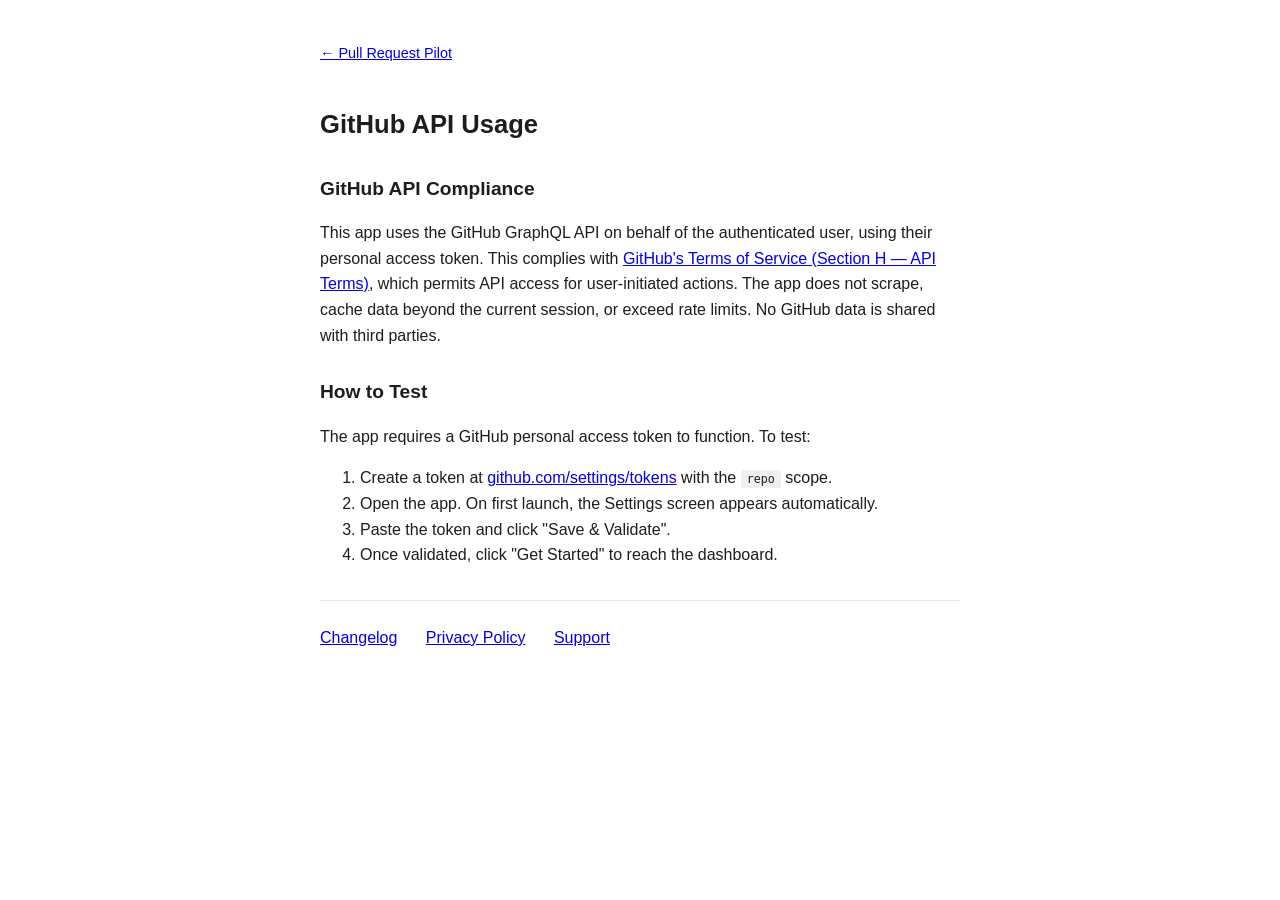
<file: github-api-usage.html>
<!DOCTYPE html>
<html lang="en">
<head>
    <meta charset="UTF-8">
    <meta name="viewport" content="width=device-width, initial-scale=1.0">
    <title>GitHub API Usage — Pull Request Pilot</title>
    <style>
        :root { color-scheme: light dark; }
        body {
            font-family: -apple-system, BlinkMacSystemFont, "Segoe UI", Roboto, sans-serif;
            max-width: 640px;
            margin: 40px auto;
            padding: 0 20px;
            line-height: 1.6;
            color: #1d1d1f;
            background: #fff;
        }
        @media (prefers-color-scheme: dark) {
            body { color: #f5f5f7; background: #1d1d1f; }
            a { color: #6cb4ee; }
        }
        h1 { font-size: 1.6em; }
        h2 { font-size: 1.2em; margin-top: 1.5em; }
        .back { font-size: 0.9em; margin-bottom: 1.5em; display: inline-block; }
        code { background: #f0f0f0; padding: 2px 6px; border-radius: 3px; font-size: 0.9em; }
        @media (prefers-color-scheme: dark) {
            code { background: #333; }
        }
        nav { margin: 2em 0; border-top: 1px solid #e5e5e5; padding-top: 1.5em; }
        @media (prefers-color-scheme: dark) { nav { border-color: #333; } }
        nav a { margin-right: 1.5em; }
    </style>
</head>
<body>
    <a class="back" href="./">&larr; Pull Request Pilot</a>
    <h1>GitHub API Usage</h1>

    <h2>GitHub API Compliance</h2>
    <p>This app uses the GitHub GraphQL API on behalf of the authenticated user, using their personal access token. This complies with <a href="https://docs.github.com/en/site-policy/github-terms/github-terms-of-service#h-api-terms">GitHub's Terms of Service (Section H — API Terms)</a>, which permits API access for user-initiated actions. The app does not scrape, cache data beyond the current session, or exceed rate limits. No GitHub data is shared with third parties.</p>

    <h2>How to Test</h2>
    <p>The app requires a GitHub personal access token to function. To test:</p>
    <ol>
        <li>Create a token at <a href="https://github.com/settings/tokens">github.com/settings/tokens</a> with the <code>repo</code> scope.</li>
        <li>Open the app. On first launch, the Settings screen appears automatically.</li>
        <li>Paste the token and click "Save &amp; Validate".</li>
        <li>Once validated, click "Get Started" to reach the dashboard.</li>
    </ol>

    <nav>
        <a href="changelog">Changelog</a>
        <a href="privacy">Privacy Policy</a>
        <a href="support">Support</a>
    </nav>
</body>
</html>
</file>
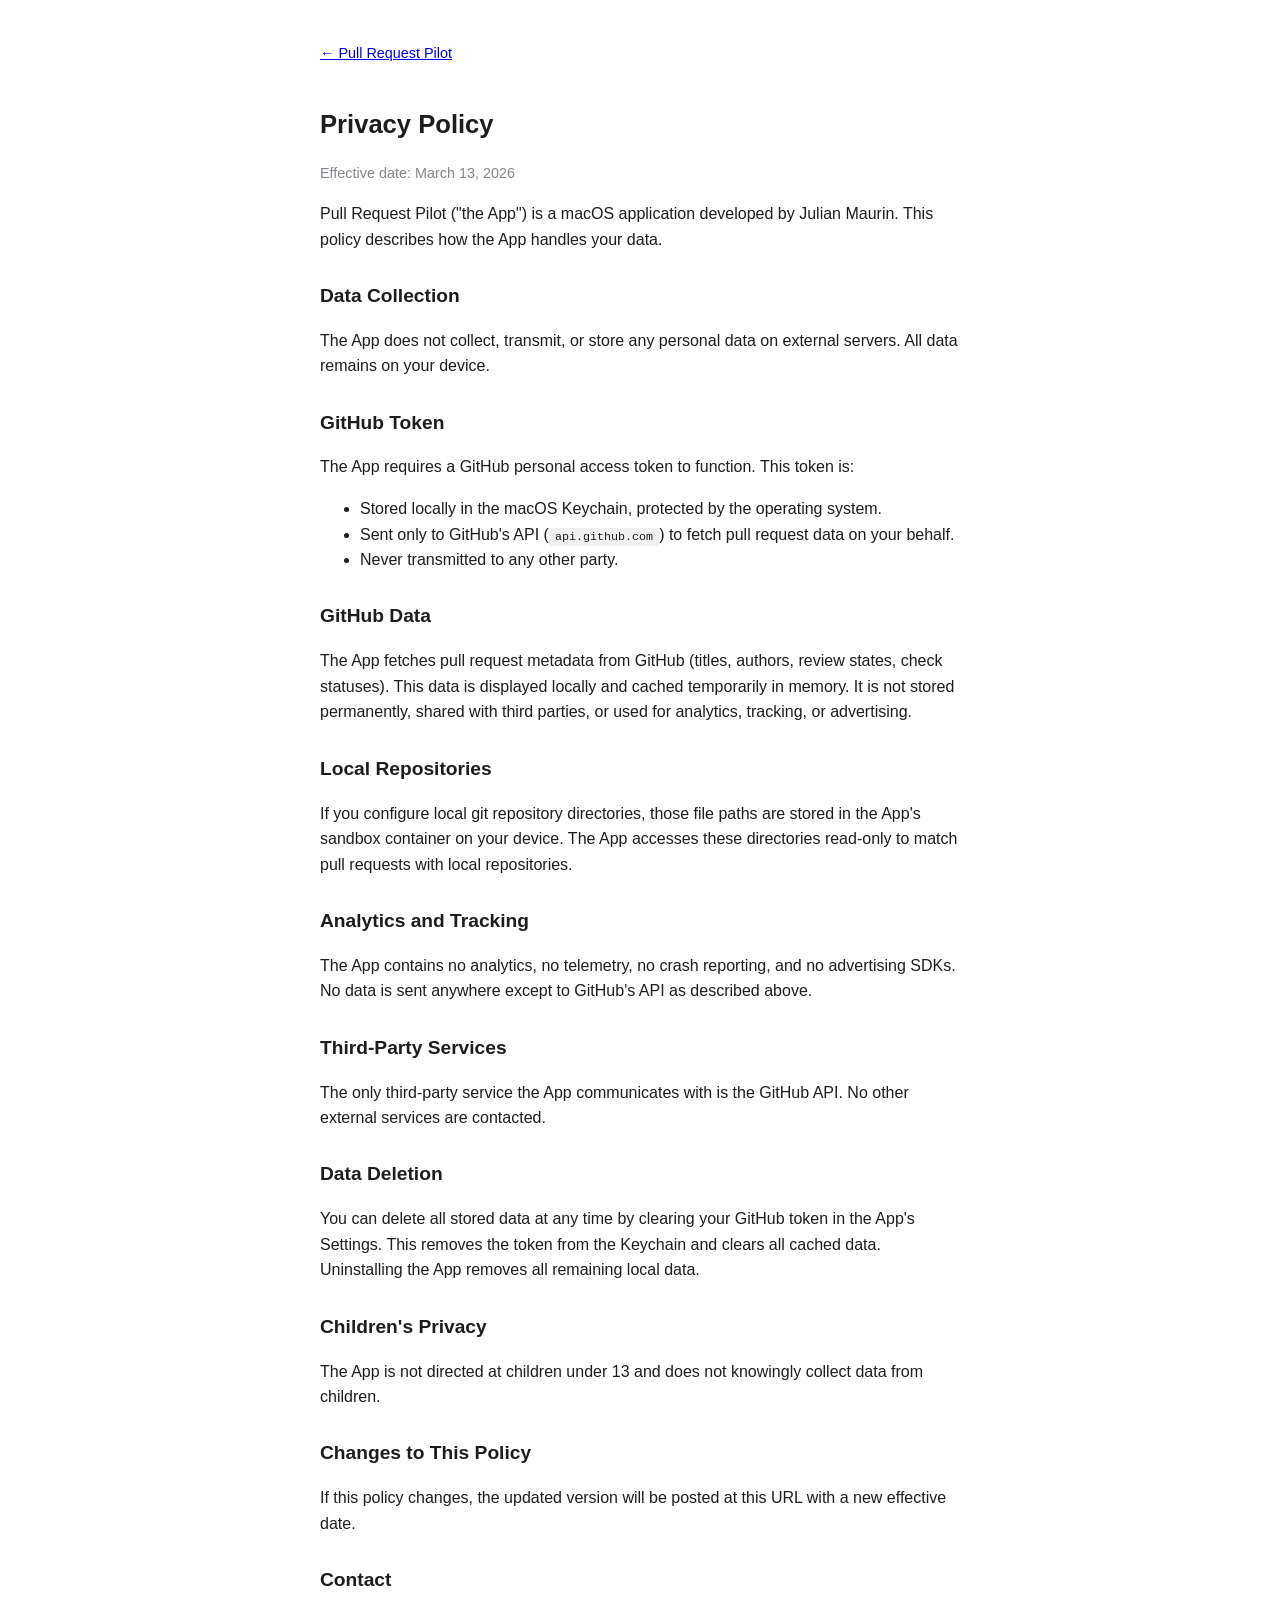
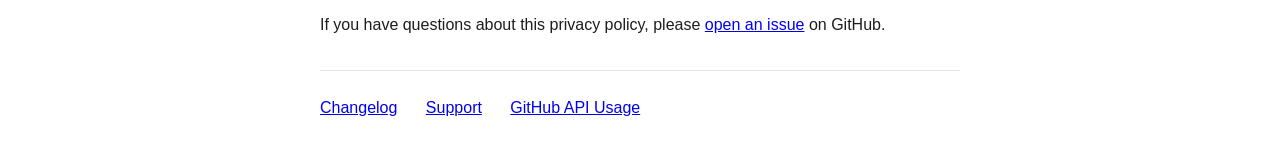
<file: privacy.html>
<!DOCTYPE html>
<html lang="en">
<head>
    <meta charset="UTF-8">
    <meta name="viewport" content="width=device-width, initial-scale=1.0">
    <title>Privacy Policy — Pull Request Pilot</title>
    <style>
        :root { color-scheme: light dark; }
        body {
            font-family: -apple-system, BlinkMacSystemFont, "Segoe UI", Roboto, sans-serif;
            max-width: 640px;
            margin: 40px auto;
            padding: 0 20px;
            line-height: 1.6;
            color: #1d1d1f;
            background: #fff;
        }
        @media (prefers-color-scheme: dark) {
            body { color: #f5f5f7; background: #1d1d1f; }
            a { color: #6cb4ee; }
        }
        h1 { font-size: 1.6em; }
        h2 { font-size: 1.2em; margin-top: 1.5em; }
        .back { font-size: 0.9em; margin-bottom: 1.5em; display: inline-block; }
        p.date { color: #86868b; font-size: 0.9em; }
        code { background: #f0f0f0; padding: 2px 6px; border-radius: 3px; font-size: 0.9em; }
        @media (prefers-color-scheme: dark) {
            code { background: #333; }
        }
        nav { margin: 2em 0; border-top: 1px solid #e5e5e5; padding-top: 1.5em; }
        @media (prefers-color-scheme: dark) { nav { border-color: #333; } }
        nav a { margin-right: 1.5em; }
    </style>
</head>
<body>
    <a class="back" href="./">&larr; Pull Request Pilot</a>
    <h1>Privacy Policy</h1>
    <p class="date">Effective date: March 13, 2026</p>

    <p>Pull Request Pilot ("the App") is a macOS application developed by Julian Maurin. This policy describes how the App handles your data.</p>

    <h2>Data Collection</h2>
    <p>The App does not collect, transmit, or store any personal data on external servers. All data remains on your device.</p>

    <h2>GitHub Token</h2>
    <p>The App requires a GitHub personal access token to function. This token is:</p>
    <ul>
        <li>Stored locally in the macOS Keychain, protected by the operating system.</li>
        <li>Sent only to GitHub's API (<code>api.github.com</code>) to fetch pull request data on your behalf.</li>
        <li>Never transmitted to any other party.</li>
    </ul>

    <h2>GitHub Data</h2>
    <p>The App fetches pull request metadata from GitHub (titles, authors, review states, check statuses). This data is displayed locally and cached temporarily in memory. It is not stored permanently, shared with third parties, or used for analytics, tracking, or advertising.</p>

    <h2>Local Repositories</h2>
    <p>If you configure local git repository directories, those file paths are stored in the App's sandbox container on your device. The App accesses these directories read-only to match pull requests with local repositories.</p>

    <h2>Analytics and Tracking</h2>
    <p>The App contains no analytics, no telemetry, no crash reporting, and no advertising SDKs. No data is sent anywhere except to GitHub's API as described above.</p>

    <h2>Third-Party Services</h2>
    <p>The only third-party service the App communicates with is the GitHub API. No other external services are contacted.</p>

    <h2>Data Deletion</h2>
    <p>You can delete all stored data at any time by clearing your GitHub token in the App's Settings. This removes the token from the Keychain and clears all cached data. Uninstalling the App removes all remaining local data.</p>

    <h2>Children's Privacy</h2>
    <p>The App is not directed at children under 13 and does not knowingly collect data from children.</p>

    <h2>Changes to This Policy</h2>
    <p>If this policy changes, the updated version will be posted at this URL with a new effective date.</p>

    <h2>Contact</h2>
    <p>If you have questions about this privacy policy, please <a href="https://github.com/JulianMaurin/PullRequestPilot/issues">open an issue</a> on GitHub.</p>

    <nav>
        <a href="changelog">Changelog</a>
        <a href="support">Support</a>
        <a href="github-api-usage">GitHub API Usage</a>
    </nav>
</body>
</html>
</file>
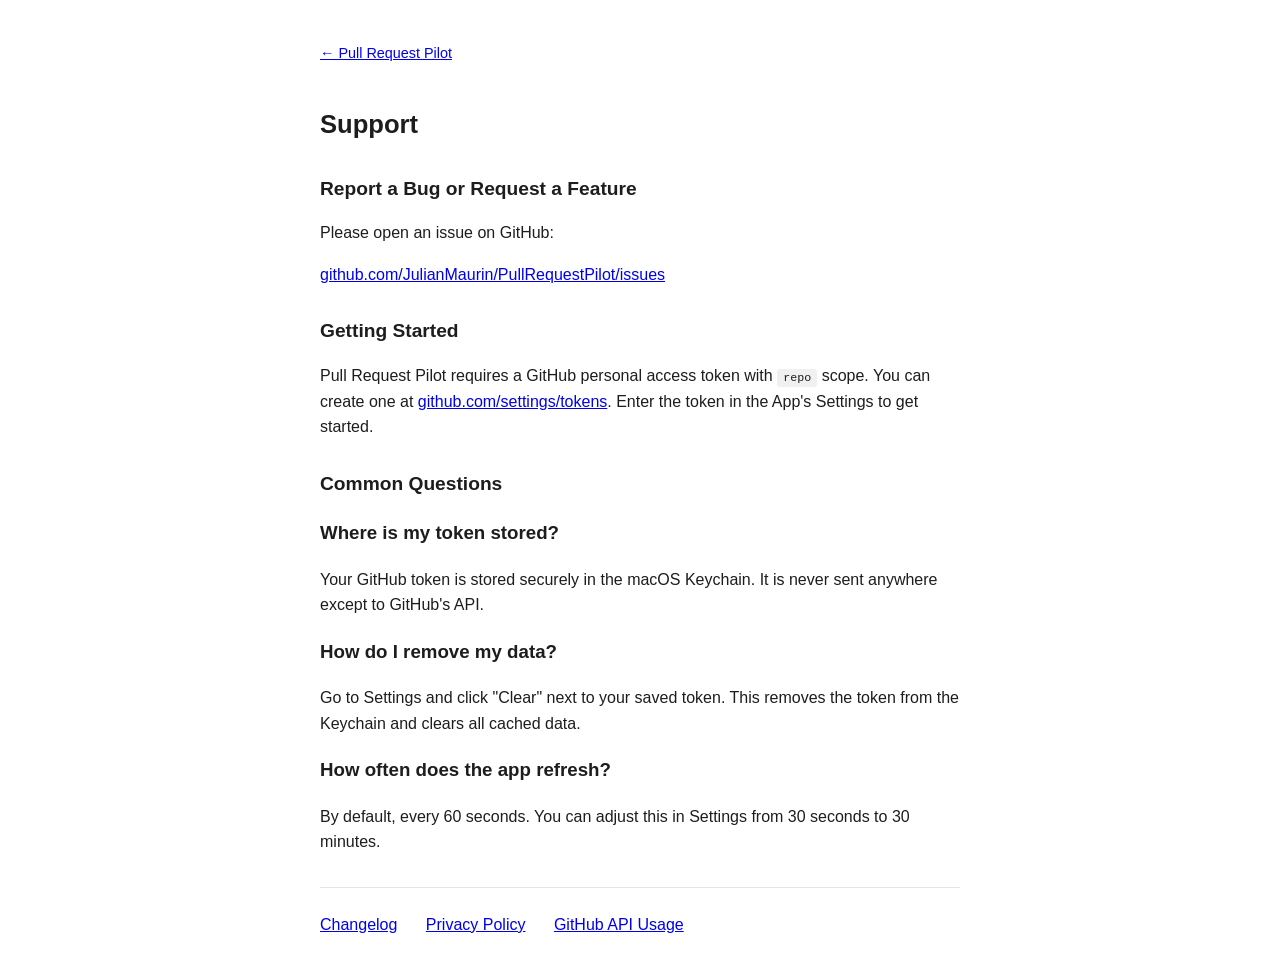
<file: support.html>
<!DOCTYPE html>
<html lang="en">
<head>
    <meta charset="UTF-8">
    <meta name="viewport" content="width=device-width, initial-scale=1.0">
    <title>Support — Pull Request Pilot</title>
    <style>
        :root { color-scheme: light dark; }
        body {
            font-family: -apple-system, BlinkMacSystemFont, "Segoe UI", Roboto, sans-serif;
            max-width: 640px;
            margin: 40px auto;
            padding: 0 20px;
            line-height: 1.6;
            color: #1d1d1f;
            background: #fff;
        }
        @media (prefers-color-scheme: dark) {
            body { color: #f5f5f7; background: #1d1d1f; }
            a { color: #6cb4ee; }
        }
        h1 { font-size: 1.6em; }
        h2 { font-size: 1.2em; margin-top: 1.5em; }
        .back { font-size: 0.9em; margin-bottom: 1.5em; display: inline-block; }
        code { background: #f0f0f0; padding: 2px 6px; border-radius: 3px; font-size: 0.9em; }
        @media (prefers-color-scheme: dark) {
            code { background: #333; }
        }
        nav { margin: 2em 0; border-top: 1px solid #e5e5e5; padding-top: 1.5em; }
        @media (prefers-color-scheme: dark) { nav { border-color: #333; } }
        nav a { margin-right: 1.5em; }
    </style>
</head>
<body>
    <a class="back" href="./">&larr; Pull Request Pilot</a>
    <h1>Support</h1>

    <h2>Report a Bug or Request a Feature</h2>
    <p>Please open an issue on GitHub:</p>
    <p><a href="https://github.com/JulianMaurin/PullRequestPilot/issues">github.com/JulianMaurin/PullRequestPilot/issues</a></p>

    <h2>Getting Started</h2>
    <p>Pull Request Pilot requires a GitHub personal access token with <code>repo</code> scope. You can create one at <a href="https://github.com/settings/tokens">github.com/settings/tokens</a>. Enter the token in the App's Settings to get started.</p>

    <h2>Common Questions</h2>

    <h3>Where is my token stored?</h3>
    <p>Your GitHub token is stored securely in the macOS Keychain. It is never sent anywhere except to GitHub's API.</p>

    <h3>How do I remove my data?</h3>
    <p>Go to Settings and click "Clear" next to your saved token. This removes the token from the Keychain and clears all cached data.</p>

    <h3>How often does the app refresh?</h3>
    <p>By default, every 60 seconds. You can adjust this in Settings from 30 seconds to 30 minutes.</p>

    <nav>
        <a href="changelog">Changelog</a>
        <a href="privacy">Privacy Policy</a>
        <a href="github-api-usage">GitHub API Usage</a>
    </nav>
</body>
</html>
</file>
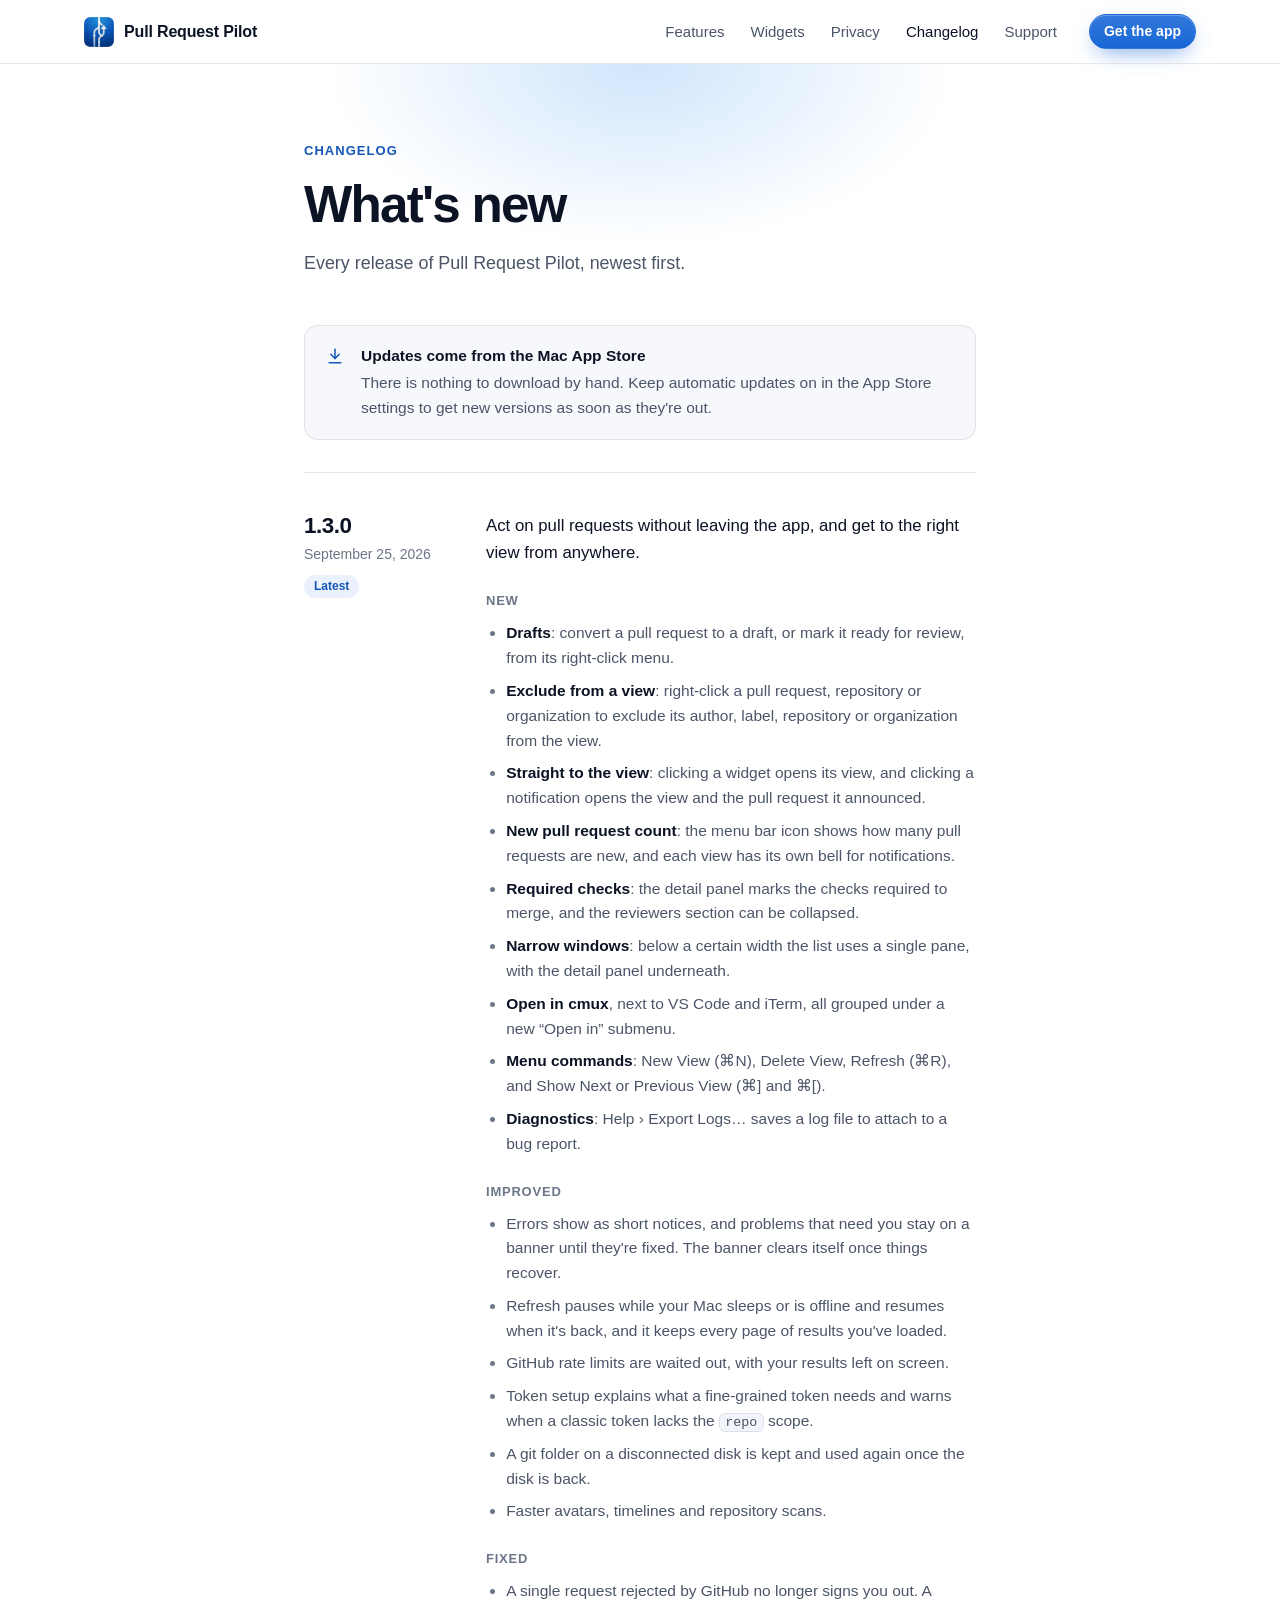
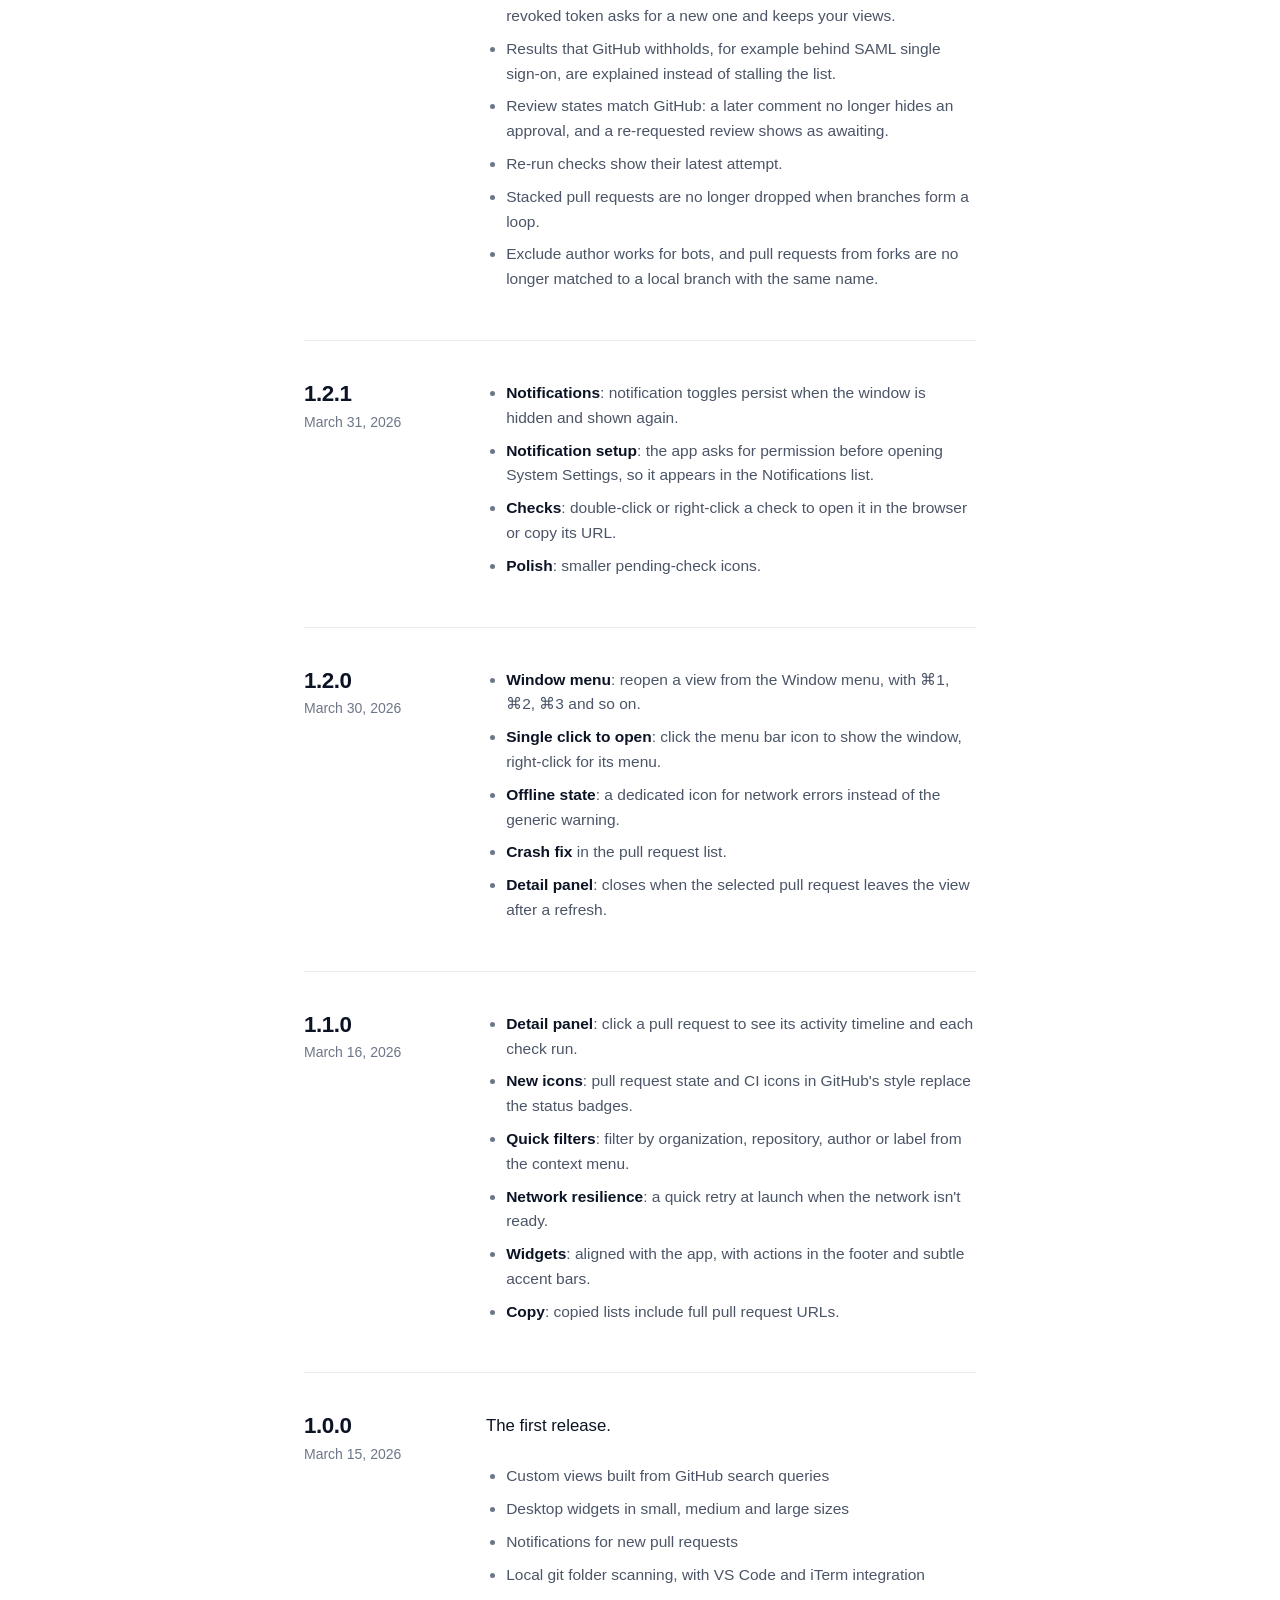
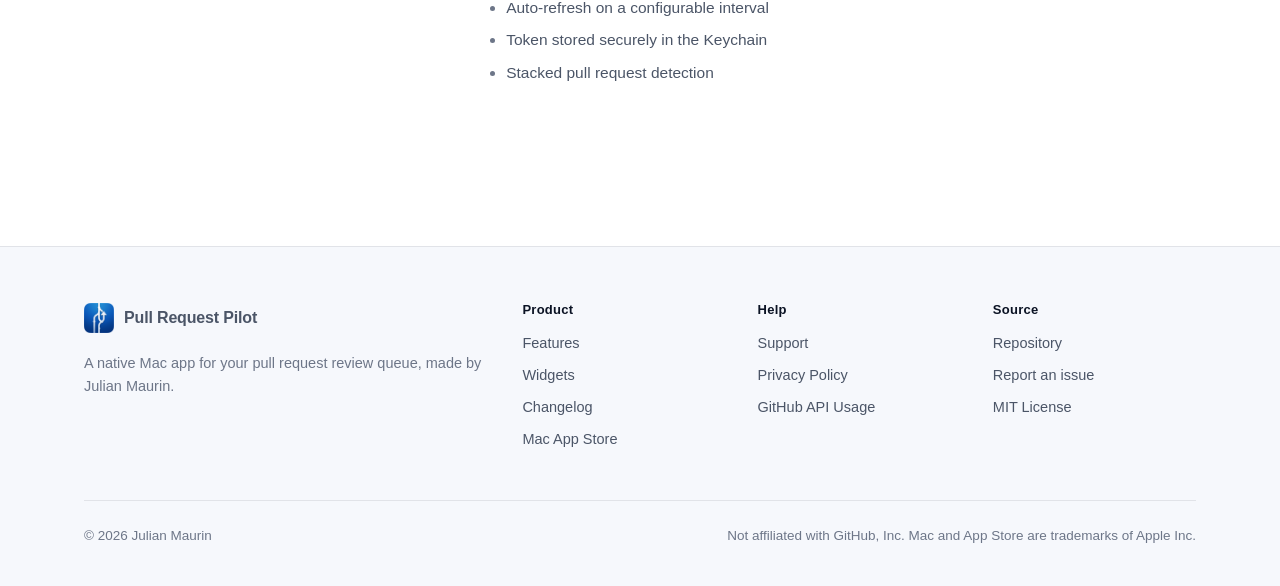
<file: docs/changelog.html>
<!DOCTYPE html>
<html lang="en">
<head>
    <meta charset="UTF-8">
    <meta name="viewport" content="width=device-width, initial-scale=1.0">
    <title>Changelog — Pull Request Pilot</title>
    <meta name="description" content="What's new in each version of Pull Request Pilot, the Mac menu bar app for your pull request review queue.">
    <link rel="canonical" href="https://julianmaurin.github.io/PullRequestPilot/changelog">
    <meta name="theme-color" content="#ffffff" media="(prefers-color-scheme: light)">
    <meta name="theme-color" content="#070a12" media="(prefers-color-scheme: dark)">
    <link rel="icon" type="image/png" href="favicon.png">
    <link rel="apple-touch-icon" href="apple-touch-icon.png">
    <meta property="og:title" content="Pull Request Pilot changelog">
    <meta property="og:description" content="What's new in each version of Pull Request Pilot.">
    <meta property="og:image" content="https://julianmaurin.github.io/PullRequestPilot/images/og-image.png">
    <meta name="twitter:card" content="summary_large_image">
    <link rel="stylesheet" href="style.css">
</head>
<body>
    <a class="skip-link" href="#main">Skip to content</a>

    <header class="site-header">
        <div class="container">
            <a class="brand" href="./">
                <img src="icon.png" alt="" width="30" height="30">
                Pull Request Pilot
            </a>
            <nav class="site-nav" aria-label="Main">
                <a href="./#features">Features</a>
                <a href="./#widgets">Widgets</a>
                <a href="./#privacy">Privacy</a>
                <a href="changelog" aria-current="page">Changelog</a>
                <a href="support">Support</a>
            </nav>
            <a class="button button-primary" href="https://apps.apple.com/app/pull-request-pilot/id6760570544">Get the app</a>
        </div>
    </header>

    <main id="main">
        <div class="page-hero">
            <div class="container">
                <span class="eyebrow">Changelog</span>
                <h1>What's new</h1>
                <p>Every release of Pull Request Pilot, newest first.</p>
            </div>
        </div>

        <div class="prose">
            <div class="callout">
                <svg class="icon" viewBox="0 0 24 24" aria-hidden="true"><path d="M12 4v11"/><path d="m7 10 5 5 5-5"/><path d="M5 20h14"/></svg>
                <div>
                    <strong>Updates come from the Mac App Store</strong>
                    <p>There is nothing to download by hand. Keep automatic updates on in the App Store settings to get new versions as soon as they're out.</p>
                </div>
            </div>

            <article class="release" id="v1-3-0">
                <div class="release-meta">
                    <h2><a href="#v1-3-0">1.3.0</a></h2>
                    <time datetime="2026-09-25">September 25, 2026</time>
                    <span class="latest">Latest</span>
                </div>
                <div class="release-body">
                    <p class="summary">Act on pull requests without leaving the app, and get to the right view from anywhere.</p>
                    <h3>New</h3>
                    <ul>
                        <li><strong>Drafts</strong>: convert a pull request to a draft, or mark it ready for review, from its right-click menu.</li>
                        <li><strong>Exclude from a view</strong>: right-click a pull request, repository or organization to exclude its author, label, repository or organization from the view.</li>
                        <li><strong>Straight to the view</strong>: clicking a widget opens its view, and clicking a notification opens the view and the pull request it announced.</li>
                        <li><strong>New pull request count</strong>: the menu bar icon shows how many pull requests are new, and each view has its own bell for notifications.</li>
                        <li><strong>Required checks</strong>: the detail panel marks the checks required to merge, and the reviewers section can be collapsed.</li>
                        <li><strong>Narrow windows</strong>: below a certain width the list uses a single pane, with the detail panel underneath.</li>
                        <li><strong>Open in cmux</strong>, next to VS Code and iTerm, all grouped under a new “Open in” submenu.</li>
                        <li><strong>Menu commands</strong>: New View (⌘N), Delete View, Refresh (⌘R), and Show Next or Previous View (⌘] and ⌘[).</li>
                        <li><strong>Diagnostics</strong>: Help › Export Logs… saves a log file to attach to a bug report.</li>
                    </ul>
                    <h3>Improved</h3>
                    <ul>
                        <li>Errors show as short notices, and problems that need you stay on a banner until they're fixed. The banner clears itself once things recover.</li>
                        <li>Refresh pauses while your Mac sleeps or is offline and resumes when it's back, and it keeps every page of results you've loaded.</li>
                        <li>GitHub rate limits are waited out, with your results left on screen.</li>
                        <li>Token setup explains what a fine-grained token needs and warns when a classic token lacks the <code>repo</code> scope.</li>
                        <li>A git folder on a disconnected disk is kept and used again once the disk is back.</li>
                        <li>Faster avatars, timelines and repository scans.</li>
                    </ul>
                    <h3>Fixed</h3>
                    <ul>
                        <li>A single request rejected by GitHub no longer signs you out. A revoked token asks for a new one and keeps your views.</li>
                        <li>Results that GitHub withholds, for example behind SAML single sign-on, are explained instead of stalling the list.</li>
                        <li>Review states match GitHub: a later comment no longer hides an approval, and a re-requested review shows as awaiting.</li>
                        <li>Re-run checks show their latest attempt.</li>
                        <li>Stacked pull requests are no longer dropped when branches form a loop.</li>
                        <li>Exclude author works for bots, and pull requests from forks are no longer matched to a local branch with the same name.</li>
                    </ul>
                </div>
            </article>

            <article class="release" id="v1-2-1">
                <div class="release-meta">
                    <h2><a href="#v1-2-1">1.2.1</a></h2>
                    <time datetime="2026-03-31">March 31, 2026</time>
                </div>
                <div class="release-body">
                    <ul>
                        <li><strong>Notifications</strong>: notification toggles persist when the window is hidden and shown again.</li>
                        <li><strong>Notification setup</strong>: the app asks for permission before opening System Settings, so it appears in the Notifications list.</li>
                        <li><strong>Checks</strong>: double-click or right-click a check to open it in the browser or copy its URL.</li>
                        <li><strong>Polish</strong>: smaller pending-check icons.</li>
                    </ul>
                </div>
            </article>

            <article class="release" id="v1-2-0">
                <div class="release-meta">
                    <h2><a href="#v1-2-0">1.2.0</a></h2>
                    <time datetime="2026-03-30">March 30, 2026</time>
                </div>
                <div class="release-body">
                    <ul>
                        <li><strong>Window menu</strong>: reopen a view from the Window menu, with ⌘1, ⌘2, ⌘3 and so on.</li>
                        <li><strong>Single click to open</strong>: click the menu bar icon to show the window, right-click for its menu.</li>
                        <li><strong>Offline state</strong>: a dedicated icon for network errors instead of the generic warning.</li>
                        <li><strong>Crash fix</strong> in the pull request list.</li>
                        <li><strong>Detail panel</strong>: closes when the selected pull request leaves the view after a refresh.</li>
                    </ul>
                </div>
            </article>

            <article class="release" id="v1-1-0">
                <div class="release-meta">
                    <h2><a href="#v1-1-0">1.1.0</a></h2>
                    <time datetime="2026-03-16">March 16, 2026</time>
                </div>
                <div class="release-body">
                    <ul>
                        <li><strong>Detail panel</strong>: click a pull request to see its activity timeline and each check run.</li>
                        <li><strong>New icons</strong>: pull request state and CI icons in GitHub's style replace the status badges.</li>
                        <li><strong>Quick filters</strong>: filter by organization, repository, author or label from the context menu.</li>
                        <li><strong>Network resilience</strong>: a quick retry at launch when the network isn't ready.</li>
                        <li><strong>Widgets</strong>: aligned with the app, with actions in the footer and subtle accent bars.</li>
                        <li><strong>Copy</strong>: copied lists include full pull request URLs.</li>
                    </ul>
                </div>
            </article>

            <article class="release" id="v1-0-0">
                <div class="release-meta">
                    <h2><a href="#v1-0-0">1.0.0</a></h2>
                    <time datetime="2026-03-15">March 15, 2026</time>
                </div>
                <div class="release-body">
                    <p class="summary">The first release.</p>
                    <ul>
                        <li>Custom views built from GitHub search queries</li>
                        <li>Desktop widgets in small, medium and large sizes</li>
                        <li>Notifications for new pull requests</li>
                        <li>Local git folder scanning, with VS Code and iTerm integration</li>
                        <li>Auto-refresh on a configurable interval</li>
                        <li>Token stored securely in the Keychain</li>
                        <li>Stacked pull request detection</li>
                    </ul>
                </div>
            </article>
        </div>
    </main>

    <footer class="site-footer">
        <div class="container">
            <div class="footer-grid">
                <div>
                    <a class="brand" href="./">
                        <img src="icon.png" alt="" width="30" height="30">
                        Pull Request Pilot
                    </a>
                    <p>A native Mac app for your pull request review queue, made by Julian Maurin.</p>
                </div>
                <div>
                    <h2>Product</h2>
                    <ul>
                        <li><a href="./#features">Features</a></li>
                        <li><a href="./#widgets">Widgets</a></li>
                        <li><a href="changelog">Changelog</a></li>
                        <li><a href="https://apps.apple.com/app/pull-request-pilot/id6760570544">Mac App Store</a></li>
                    </ul>
                </div>
                <div>
                    <h2>Help</h2>
                    <ul>
                        <li><a href="support">Support</a></li>
                        <li><a href="privacy">Privacy Policy</a></li>
                        <li><a href="github-api-usage">GitHub API Usage</a></li>
                    </ul>
                </div>
                <div>
                    <h2>Source</h2>
                    <ul>
                        <li><a href="https://github.com/JulianMaurin/PullRequestPilot">Repository</a></li>
                        <li><a href="https://github.com/JulianMaurin/PullRequestPilot/issues">Report an issue</a></li>
                        <li><a href="https://github.com/JulianMaurin/PullRequestPilot/blob/main/LICENSE">MIT License</a></li>
                    </ul>
                </div>
            </div>
            <div class="footer-bottom">
                <span>© 2026 Julian Maurin</span>
                <span>Not affiliated with GitHub, Inc. Mac and App Store are trademarks of Apple Inc.</span>
            </div>
        </div>
    </footer>
</body>
</html>
</file>
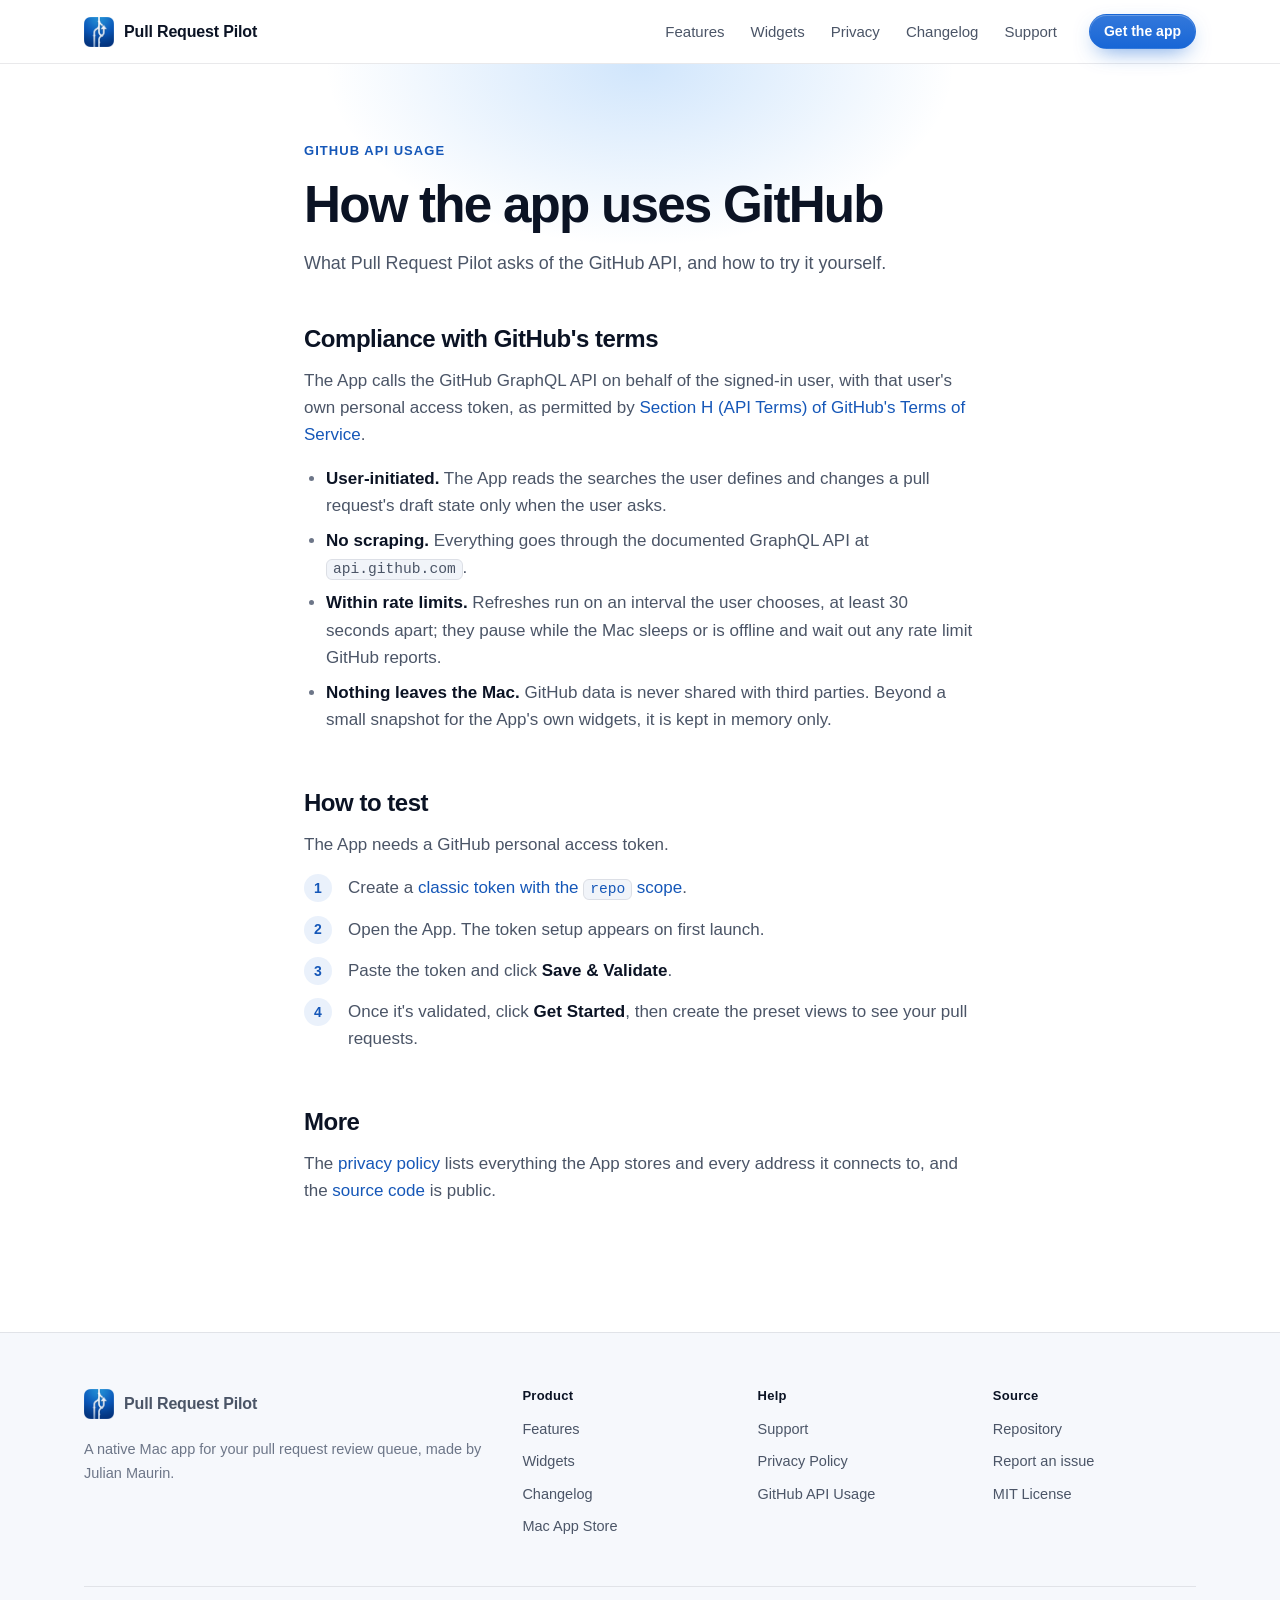
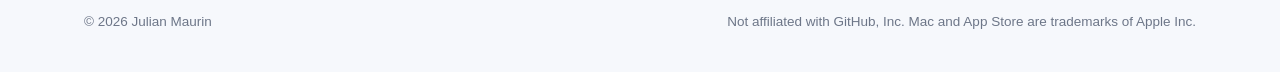
<file: docs/github-api-usage.html>
<!DOCTYPE html>
<html lang="en">
<head>
    <meta charset="UTF-8">
    <meta name="viewport" content="width=device-width, initial-scale=1.0">
    <title>GitHub API Usage — Pull Request Pilot</title>
    <meta name="description" content="How Pull Request Pilot uses the GitHub API on your behalf, and how to test the app.">
    <link rel="canonical" href="https://julianmaurin.github.io/PullRequestPilot/github-api-usage">
    <meta name="theme-color" content="#ffffff" media="(prefers-color-scheme: light)">
    <meta name="theme-color" content="#070a12" media="(prefers-color-scheme: dark)">
    <link rel="icon" type="image/png" href="favicon.png">
    <link rel="apple-touch-icon" href="apple-touch-icon.png">
    <meta property="og:title" content="Pull Request Pilot and the GitHub API">
    <meta property="og:description" content="How Pull Request Pilot uses the GitHub API on your behalf, and how to test the app.">
    <meta property="og:image" content="https://julianmaurin.github.io/PullRequestPilot/images/og-image.png">
    <meta name="twitter:card" content="summary_large_image">
    <link rel="stylesheet" href="style.css">
</head>
<body>
    <a class="skip-link" href="#main">Skip to content</a>

    <header class="site-header">
        <div class="container">
            <a class="brand" href="./">
                <img src="icon.png" alt="" width="30" height="30">
                Pull Request Pilot
            </a>
            <nav class="site-nav" aria-label="Main">
                <a href="./#features">Features</a>
                <a href="./#widgets">Widgets</a>
                <a href="./#privacy">Privacy</a>
                <a href="changelog">Changelog</a>
                <a href="support">Support</a>
            </nav>
            <a class="button button-primary" href="https://apps.apple.com/app/pull-request-pilot/id6760570544">Get the app</a>
        </div>
    </header>

    <main id="main">
        <div class="page-hero">
            <div class="container">
                <span class="eyebrow">GitHub API Usage</span>
                <h1>How the app uses GitHub</h1>
                <p>What Pull Request Pilot asks of the GitHub API, and how to try it yourself.</p>
            </div>
        </div>

        <div class="prose">
            <h2 id="compliance">Compliance with GitHub's terms</h2>
            <p>The App calls the GitHub GraphQL API on behalf of the signed-in user, with that user's own personal access token, as permitted by <a href="https://docs.github.com/en/site-policy/github-terms/github-terms-of-service#h-api-terms">Section H (API Terms) of GitHub's Terms of Service</a>.</p>
            <ul>
                <li><strong>User-initiated.</strong> The App reads the searches the user defines and changes a pull request's draft state only when the user asks.</li>
                <li><strong>No scraping.</strong> Everything goes through the documented GraphQL API at <code>api.github.com</code>.</li>
                <li><strong>Within rate limits.</strong> Refreshes run on an interval the user chooses, at least 30 seconds apart; they pause while the Mac sleeps or is offline and wait out any rate limit GitHub reports.</li>
                <li><strong>Nothing leaves the Mac.</strong> GitHub data is never shared with third parties. Beyond a small snapshot for the App's own widgets, it is kept in memory only.</li>
            </ul>

            <h2 id="how-to-test">How to test</h2>
            <p>The App needs a GitHub personal access token.</p>
            <ol class="steps">
                <li>Create a <a href="https://github.com/settings/tokens/new?scopes=repo&amp;description=Pull%20Request%20Pilot">classic token with the <code>repo</code> scope</a>.</li>
                <li>Open the App. The token setup appears on first launch.</li>
                <li>Paste the token and click <strong>Save &amp; Validate</strong>.</li>
                <li>Once it's validated, click <strong>Get Started</strong>, then create the preset views to see your pull requests.</li>
            </ol>

            <h2 id="more">More</h2>
            <p>The <a href="privacy">privacy policy</a> lists everything the App stores and every address it connects to, and the <a href="https://github.com/JulianMaurin/PullRequestPilot">source code</a> is public.</p>
        </div>
    </main>

    <footer class="site-footer">
        <div class="container">
            <div class="footer-grid">
                <div>
                    <a class="brand" href="./">
                        <img src="icon.png" alt="" width="30" height="30">
                        Pull Request Pilot
                    </a>
                    <p>A native Mac app for your pull request review queue, made by Julian Maurin.</p>
                </div>
                <div>
                    <h2>Product</h2>
                    <ul>
                        <li><a href="./#features">Features</a></li>
                        <li><a href="./#widgets">Widgets</a></li>
                        <li><a href="changelog">Changelog</a></li>
                        <li><a href="https://apps.apple.com/app/pull-request-pilot/id6760570544">Mac App Store</a></li>
                    </ul>
                </div>
                <div>
                    <h2>Help</h2>
                    <ul>
                        <li><a href="support">Support</a></li>
                        <li><a href="privacy">Privacy Policy</a></li>
                        <li><a href="github-api-usage" aria-current="page">GitHub API Usage</a></li>
                    </ul>
                </div>
                <div>
                    <h2>Source</h2>
                    <ul>
                        <li><a href="https://github.com/JulianMaurin/PullRequestPilot">Repository</a></li>
                        <li><a href="https://github.com/JulianMaurin/PullRequestPilot/issues">Report an issue</a></li>
                        <li><a href="https://github.com/JulianMaurin/PullRequestPilot/blob/main/LICENSE">MIT License</a></li>
                    </ul>
                </div>
            </div>
            <div class="footer-bottom">
                <span>© 2026 Julian Maurin</span>
                <span>Not affiliated with GitHub, Inc. Mac and App Store are trademarks of Apple Inc.</span>
            </div>
        </div>
    </footer>
</body>
</html>
</file>
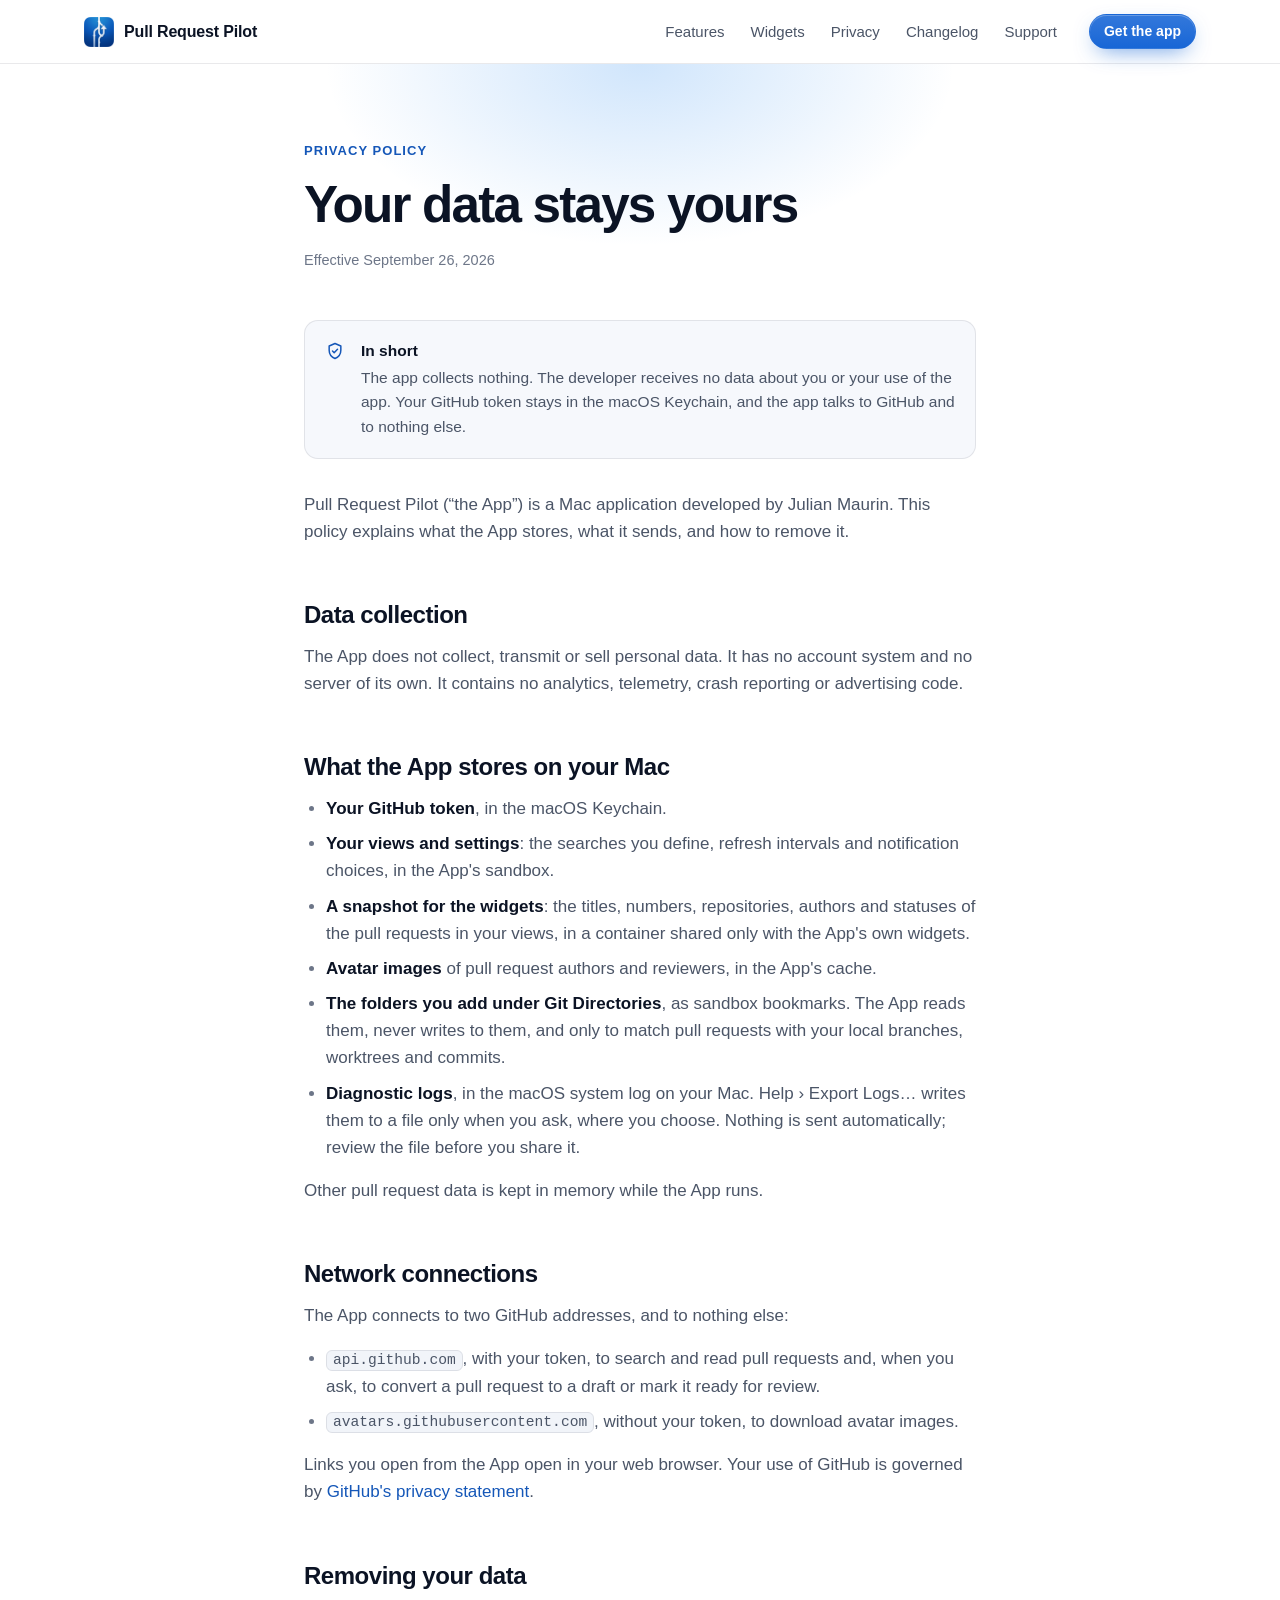
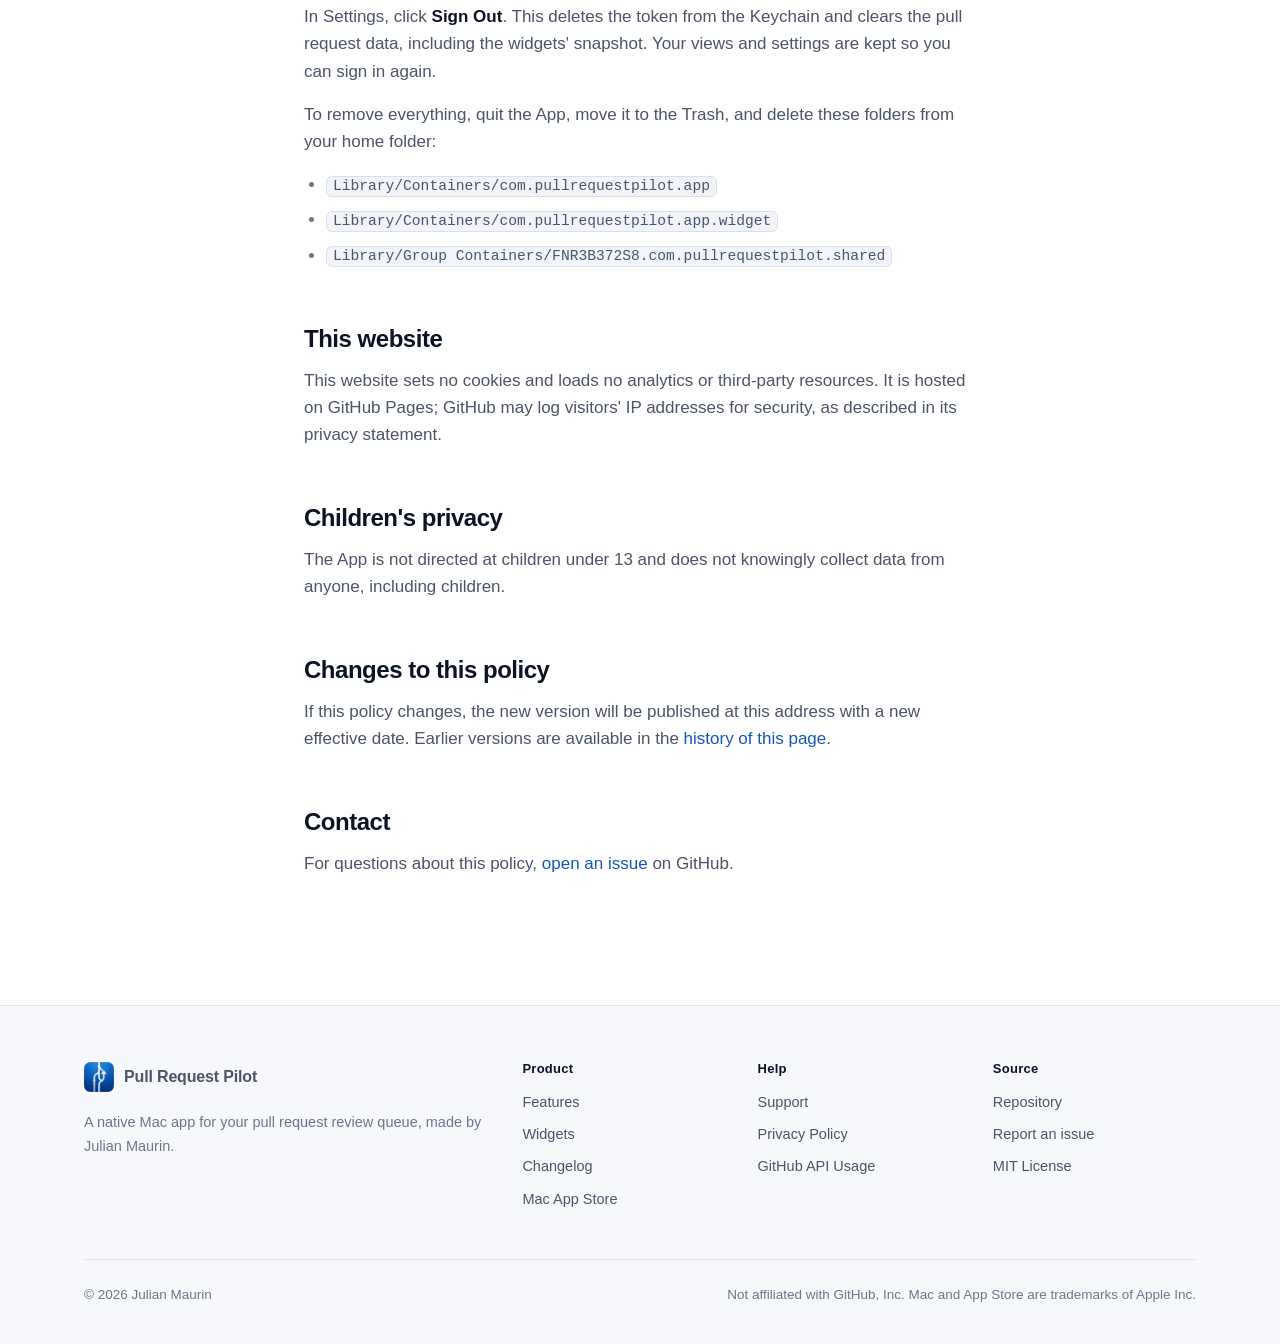
<file: docs/privacy.html>
<!DOCTYPE html>
<html lang="en">
<head>
    <meta charset="UTF-8">
    <meta name="viewport" content="width=device-width, initial-scale=1.0">
    <title>Privacy Policy — Pull Request Pilot</title>
    <meta name="description" content="Pull Request Pilot collects no data. Your GitHub token stays in the macOS Keychain and the app only talks to GitHub.">
    <link rel="canonical" href="https://julianmaurin.github.io/PullRequestPilot/privacy">
    <meta name="theme-color" content="#ffffff" media="(prefers-color-scheme: light)">
    <meta name="theme-color" content="#070a12" media="(prefers-color-scheme: dark)">
    <link rel="icon" type="image/png" href="favicon.png">
    <link rel="apple-touch-icon" href="apple-touch-icon.png">
    <meta property="og:title" content="Pull Request Pilot privacy policy">
    <meta property="og:description" content="No data collection. Your token stays in the macOS Keychain and the app only talks to GitHub.">
    <meta property="og:image" content="https://julianmaurin.github.io/PullRequestPilot/images/og-image.png">
    <meta name="twitter:card" content="summary_large_image">
    <link rel="stylesheet" href="style.css">
</head>
<body>
    <a class="skip-link" href="#main">Skip to content</a>

    <header class="site-header">
        <div class="container">
            <a class="brand" href="./">
                <img src="icon.png" alt="" width="30" height="30">
                Pull Request Pilot
            </a>
            <nav class="site-nav" aria-label="Main">
                <a href="./#features">Features</a>
                <a href="./#widgets">Widgets</a>
                <a href="./#privacy">Privacy</a>
                <a href="changelog">Changelog</a>
                <a href="support">Support</a>
            </nav>
            <a class="button button-primary" href="https://apps.apple.com/app/pull-request-pilot/id6760570544">Get the app</a>
        </div>
    </header>

    <main id="main">
        <div class="page-hero">
            <div class="container">
                <span class="eyebrow">Privacy Policy</span>
                <h1>Your data stays yours</h1>
                <p class="meta">Effective September 26, 2026</p>
            </div>
        </div>

        <div class="prose">
            <div class="callout">
                <svg class="icon" viewBox="0 0 24 24" aria-hidden="true"><path d="M12 3 5 6v5c0 4.5 3 8.3 7 10 4-1.7 7-5.5 7-10V6z"/><path d="m9 12 2 2 4-4"/></svg>
                <div>
                    <strong>In short</strong>
                    <p>The app collects nothing. The developer receives no data about you or your use of the app. Your GitHub token stays in the macOS Keychain, and the app talks to GitHub and to nothing else.</p>
                </div>
            </div>

            <p>Pull Request Pilot (“the App”) is a Mac application developed by Julian Maurin. This policy explains what the App stores, what it sends, and how to remove it.</p>

            <h2 id="data-collection">Data collection</h2>
            <p>The App does not collect, transmit or sell personal data. It has no account system and no server of its own. It contains no analytics, telemetry, crash reporting or advertising code.</p>

            <h2 id="stored-on-your-mac">What the App stores on your Mac</h2>
            <ul>
                <li><strong>Your GitHub token</strong>, in the macOS Keychain.</li>
                <li><strong>Your views and settings</strong>: the searches you define, refresh intervals and notification choices, in the App's sandbox.</li>
                <li><strong>A snapshot for the widgets</strong>: the titles, numbers, repositories, authors and statuses of the pull requests in your views, in a container shared only with the App's own widgets.</li>
                <li><strong>Avatar images</strong> of pull request authors and reviewers, in the App's cache.</li>
                <li><strong>The folders you add under Git Directories</strong>, as sandbox bookmarks. The App reads them, never writes to them, and only to match pull requests with your local branches, worktrees and commits.</li>
                <li><strong>Diagnostic logs</strong>, in the macOS system log on your Mac. Help › Export Logs… writes them to a file only when you ask, where you choose. Nothing is sent automatically; review the file before you share it.</li>
            </ul>
            <p>Other pull request data is kept in memory while the App runs.</p>

            <h2 id="network">Network connections</h2>
            <p>The App connects to two GitHub addresses, and to nothing else:</p>
            <ul>
                <li><code>api.github.com</code>, with your token, to search and read pull requests and, when you ask, to convert a pull request to a draft or mark it ready for review.</li>
                <li><code>avatars.githubusercontent.com</code>, without your token, to download avatar images.</li>
            </ul>
            <p>Links you open from the App open in your web browser. Your use of GitHub is governed by <a href="https://docs.github.com/en/site-policy/privacy-policies/github-general-privacy-statement">GitHub's privacy statement</a>.</p>

            <h2 id="data-deletion">Removing your data</h2>
            <p>In Settings, click <strong>Sign Out</strong>. This deletes the token from the Keychain and clears the pull request data, including the widgets' snapshot. Your views and settings are kept so you can sign in again.</p>
            <p>To remove everything, quit the App, move it to the Trash, and delete these folders from your home folder:</p>
            <ul>
                <li><code>Library/Containers/com.pullrequestpilot.app</code></li>
                <li><code>Library/Containers/com.pullrequestpilot.app.widget</code></li>
                <li><code>Library/Group Containers/FNR3B372S8.com.pullrequestpilot.shared</code></li>
            </ul>

            <h2 id="website">This website</h2>
            <p>This website sets no cookies and loads no analytics or third-party resources. It is hosted on GitHub Pages; GitHub may log visitors' IP addresses for security, as described in its privacy statement.</p>

            <h2 id="children">Children's privacy</h2>
            <p>The App is not directed at children under 13 and does not knowingly collect data from anyone, including children.</p>

            <h2 id="changes">Changes to this policy</h2>
            <p>If this policy changes, the new version will be published at this address with a new effective date. Earlier versions are available in the <a href="https://github.com/JulianMaurin/PullRequestPilot/commits/main/docs/privacy.html">history of this page</a>.</p>

            <h2 id="contact">Contact</h2>
            <p>For questions about this policy, <a href="https://github.com/JulianMaurin/PullRequestPilot/issues">open an issue</a> on GitHub.</p>
        </div>
    </main>

    <footer class="site-footer">
        <div class="container">
            <div class="footer-grid">
                <div>
                    <a class="brand" href="./">
                        <img src="icon.png" alt="" width="30" height="30">
                        Pull Request Pilot
                    </a>
                    <p>A native Mac app for your pull request review queue, made by Julian Maurin.</p>
                </div>
                <div>
                    <h2>Product</h2>
                    <ul>
                        <li><a href="./#features">Features</a></li>
                        <li><a href="./#widgets">Widgets</a></li>
                        <li><a href="changelog">Changelog</a></li>
                        <li><a href="https://apps.apple.com/app/pull-request-pilot/id6760570544">Mac App Store</a></li>
                    </ul>
                </div>
                <div>
                    <h2>Help</h2>
                    <ul>
                        <li><a href="support">Support</a></li>
                        <li><a href="privacy" aria-current="page">Privacy Policy</a></li>
                        <li><a href="github-api-usage">GitHub API Usage</a></li>
                    </ul>
                </div>
                <div>
                    <h2>Source</h2>
                    <ul>
                        <li><a href="https://github.com/JulianMaurin/PullRequestPilot">Repository</a></li>
                        <li><a href="https://github.com/JulianMaurin/PullRequestPilot/issues">Report an issue</a></li>
                        <li><a href="https://github.com/JulianMaurin/PullRequestPilot/blob/main/LICENSE">MIT License</a></li>
                    </ul>
                </div>
            </div>
            <div class="footer-bottom">
                <span>© 2026 Julian Maurin</span>
                <span>Not affiliated with GitHub, Inc. Mac and App Store are trademarks of Apple Inc.</span>
            </div>
        </div>
    </footer>
</body>
</html>
</file>
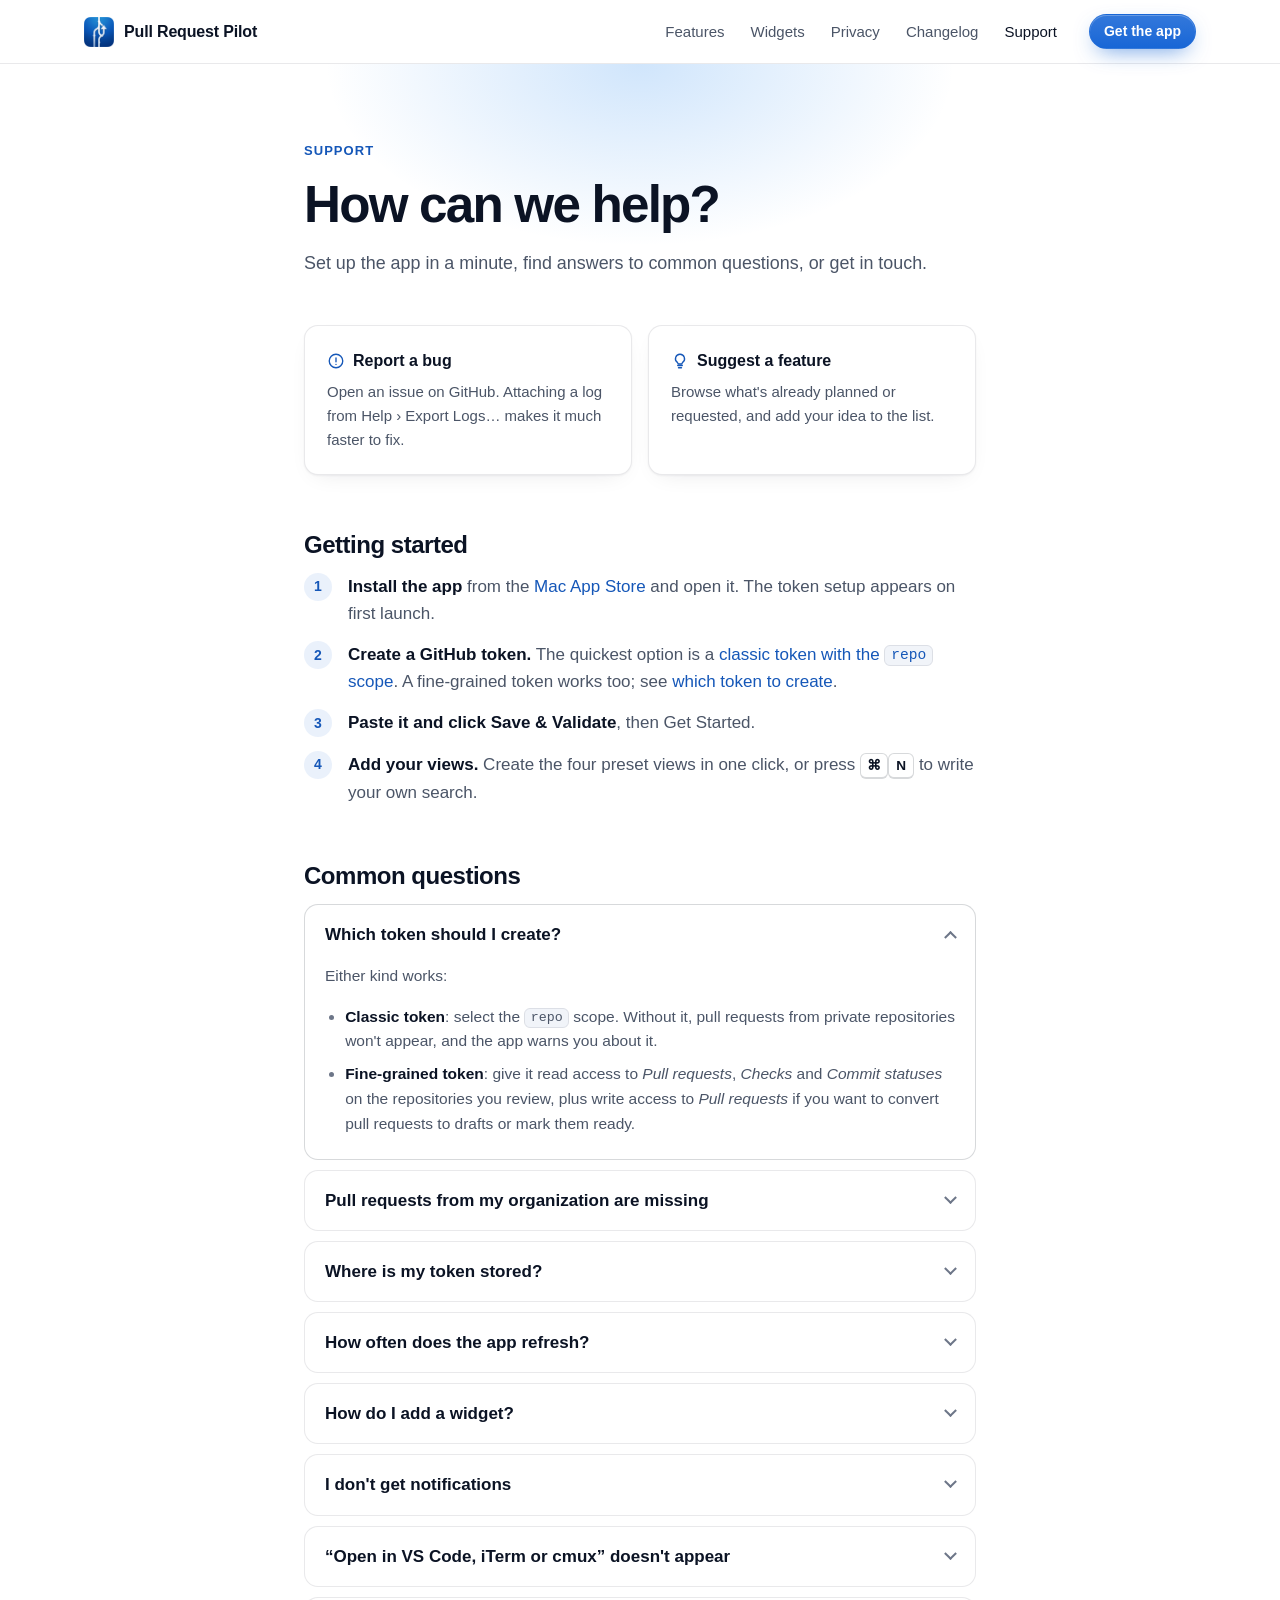
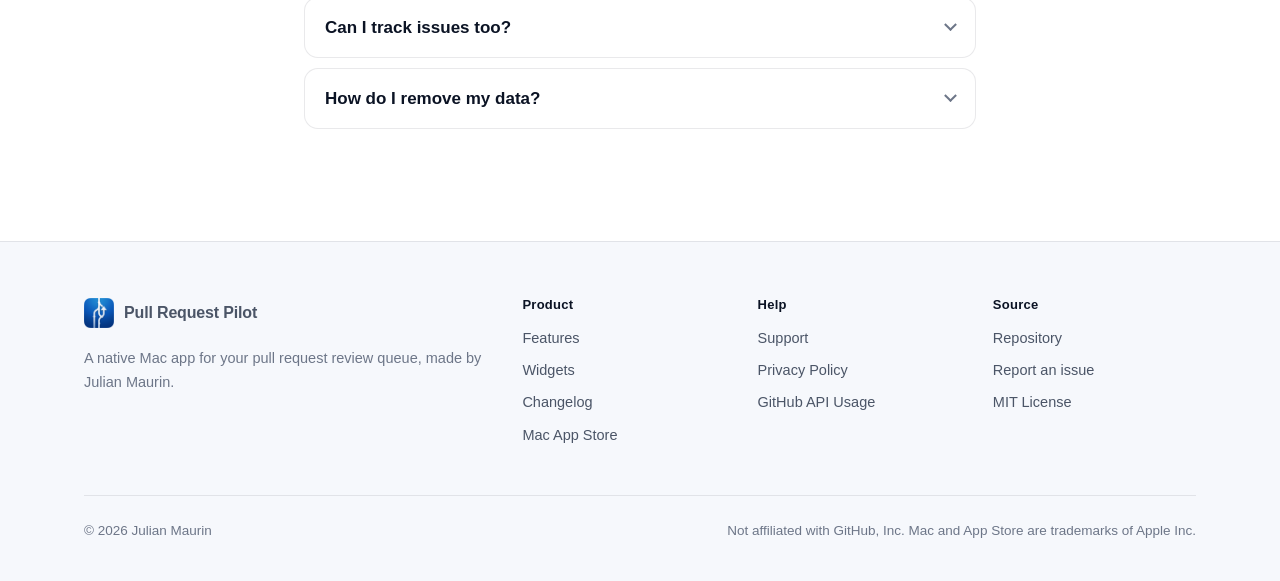
<file: docs/support.html>
<!DOCTYPE html>
<html lang="en">
<head>
    <meta charset="UTF-8">
    <meta name="viewport" content="width=device-width, initial-scale=1.0">
    <title>Support — Pull Request Pilot</title>
    <meta name="description" content="Get started with Pull Request Pilot, find answers to common questions, and report a bug or request a feature.">
    <link rel="canonical" href="https://julianmaurin.github.io/PullRequestPilot/support">
    <meta name="theme-color" content="#ffffff" media="(prefers-color-scheme: light)">
    <meta name="theme-color" content="#070a12" media="(prefers-color-scheme: dark)">
    <link rel="icon" type="image/png" href="favicon.png">
    <link rel="apple-touch-icon" href="apple-touch-icon.png">
    <meta property="og:title" content="Pull Request Pilot support">
    <meta property="og:description" content="Get started, find answers to common questions, and report a bug or request a feature.">
    <meta property="og:image" content="https://julianmaurin.github.io/PullRequestPilot/images/og-image.png">
    <meta name="twitter:card" content="summary_large_image">
    <link rel="stylesheet" href="style.css">
</head>
<body>
    <a class="skip-link" href="#main">Skip to content</a>

    <header class="site-header">
        <div class="container">
            <a class="brand" href="./">
                <img src="icon.png" alt="" width="30" height="30">
                Pull Request Pilot
            </a>
            <nav class="site-nav" aria-label="Main">
                <a href="./#features">Features</a>
                <a href="./#widgets">Widgets</a>
                <a href="./#privacy">Privacy</a>
                <a href="changelog">Changelog</a>
                <a href="support" aria-current="page">Support</a>
            </nav>
            <a class="button button-primary" href="https://apps.apple.com/app/pull-request-pilot/id6760570544">Get the app</a>
        </div>
    </header>

    <main id="main">
        <div class="page-hero">
            <div class="container">
                <span class="eyebrow">Support</span>
                <h1>How can we help?</h1>
                <p>Set up the app in a minute, find answers to common questions, or get in touch.</p>
            </div>
        </div>

        <div class="prose">
            <div class="contact-grid">
                <a class="contact-card" href="https://github.com/JulianMaurin/PullRequestPilot/issues/new">
                    <strong>
                        <svg class="icon" viewBox="0 0 24 24" aria-hidden="true"><circle cx="12" cy="12" r="9"/><path d="M12 8v5"/><path d="M12 16.5h.01"/></svg>
                        Report a bug
                    </strong>
                    Open an issue on GitHub. Attaching a log from Help › Export Logs… makes it much faster to fix.
                </a>
                <a class="contact-card" href="https://github.com/JulianMaurin/PullRequestPilot/issues">
                    <strong>
                        <svg class="icon" viewBox="0 0 24 24" aria-hidden="true"><path d="M9 18h6"/><path d="M10 21h4"/><path d="M12 3a6 6 0 0 0-3.5 10.9c.6.5 1 1.2 1 2.1h5c0-.9.4-1.6 1-2.1A6 6 0 0 0 12 3z"/></svg>
                        Suggest a feature
                    </strong>
                    Browse what's already planned or requested, and add your idea to the list.
                </a>
            </div>

            <h2 id="getting-started">Getting started</h2>
            <ol class="steps">
                <li><strong>Install the app</strong> from the <a href="https://apps.apple.com/app/pull-request-pilot/id6760570544">Mac App Store</a> and open it. The token setup appears on first launch.</li>
                <li><strong>Create a GitHub token.</strong> The quickest option is a <a href="https://github.com/settings/tokens/new?scopes=repo&amp;description=Pull%20Request%20Pilot">classic token with the <code>repo</code> scope</a>. A fine-grained token works too; see <a href="#tokens">which token to create</a>.</li>
                <li><strong>Paste it and click Save &amp; Validate</strong>, then Get Started.</li>
                <li><strong>Add your views.</strong> Create the four preset views in one click, or press <kbd>⌘</kbd><kbd>N</kbd> to write your own search.</li>
            </ol>

            <h2 id="faq">Common questions</h2>
            <div class="faq">
                <details id="tokens" open>
                    <summary>Which token should I create?</summary>
                    <div class="answer">
                        <p>Either kind works:</p>
                        <ul>
                            <li><strong>Classic token</strong>: select the <code>repo</code> scope. Without it, pull requests from private repositories won't appear, and the app warns you about it.</li>
                            <li><strong>Fine-grained token</strong>: give it read access to <em>Pull requests</em>, <em>Checks</em> and <em>Commit statuses</em> on the repositories you review, plus write access to <em>Pull requests</em> if you want to convert pull requests to drafts or mark them ready.</li>
                        </ul>
                    </div>
                </details>

                <details>
                    <summary>Pull requests from my organization are missing</summary>
                    <div class="answer">
                        <p>If your organization uses SAML single sign-on, GitHub withholds its results until the token is authorized for it. On <a href="https://github.com/settings/tokens">github.com/settings/tokens</a>, open the token's <em>Configure SSO</em> menu and authorize the organization. The app tells you when results were withheld.</p>
                        <p>Organizations can also restrict fine-grained tokens; an owner may need to approve yours.</p>
                    </div>
                </details>

                <details>
                    <summary>Where is my token stored?</summary>
                    <div class="answer">
                        <p>In the macOS Keychain. It is only ever sent to GitHub's API. See the <a href="privacy">privacy policy</a> for everything the app stores.</p>
                    </div>
                </details>

                <details>
                    <summary>How often does the app refresh?</summary>
                    <div class="answer">
                        <p>Every minute by default. You can choose anything from 30 seconds to 30 minutes in Settings, or press <kbd>⌘</kbd><kbd>R</kbd> to refresh now. Refreshing pauses while your Mac sleeps or is offline, and slows down when GitHub asks it to.</p>
                    </div>
                </details>

                <details>
                    <summary>How do I add a widget?</summary>
                    <div class="answer">
                        <ol>
                            <li>Right-click the desktop and choose <em>Edit Widgets…</em>, or open Notification Center and click <em>Edit Widgets</em>.</li>
                            <li>Search for Pull Request Pilot and drag <em>PR Overview</em> or <em>PR View</em> into place.</li>
                            <li>For PR View, right-click the widget, choose <em>Edit “PR View”</em> and pick the view to show.</li>
                        </ol>
                        <p>Widgets show the data from the app's last refresh, so keep the app running (it lives in the menu bar). Settings can launch it at login.</p>
                    </div>
                </details>

                <details>
                    <summary>I don't get notifications</summary>
                    <div class="answer">
                        <p>Turn on the bell next to the view you want to follow. If the bell shows a warning, notifications are turned off for the app: open System Settings › Notifications › Pull Request Pilot and allow them.</p>
                        <p>Only pull requests that are new to a view are announced. Changing a view's search starts over, so existing results aren't announced as new.</p>
                    </div>
                </details>

                <details>
                    <summary>“Open in VS Code, iTerm or cmux” doesn't appear</summary>
                    <div class="answer">
                        <p>In Settings › Git Directories, add the folder that holds your clones. The app scans it in the background and offers the Open in items when a pull request's branch is checked out locally, in a worktree, or when its head commit is present. The item for an app appears only if that app is installed.</p>
                        <p>Pull requests from forks aren't matched by branch name, since a fork's branch name says nothing about your local clones.</p>
                    </div>
                </details>

                <details>
                    <summary>Can I track issues too?</summary>
                    <div class="answer">
                        <p>Yes. A view is any GitHub search, so <code>is:issue assignee:@me</code> works just like a pull request search.</p>
                    </div>
                </details>

                <details>
                    <summary>How do I remove my data?</summary>
                    <div class="answer">
                        <p>In Settings, click Sign Out. This deletes the token from the Keychain and clears the pull request data, including what the widgets show. The <a href="privacy#data-deletion">privacy policy</a> explains how to remove everything else.</p>
                    </div>
                </details>
            </div>
        </div>
    </main>

    <footer class="site-footer">
        <div class="container">
            <div class="footer-grid">
                <div>
                    <a class="brand" href="./">
                        <img src="icon.png" alt="" width="30" height="30">
                        Pull Request Pilot
                    </a>
                    <p>A native Mac app for your pull request review queue, made by Julian Maurin.</p>
                </div>
                <div>
                    <h2>Product</h2>
                    <ul>
                        <li><a href="./#features">Features</a></li>
                        <li><a href="./#widgets">Widgets</a></li>
                        <li><a href="changelog">Changelog</a></li>
                        <li><a href="https://apps.apple.com/app/pull-request-pilot/id6760570544">Mac App Store</a></li>
                    </ul>
                </div>
                <div>
                    <h2>Help</h2>
                    <ul>
                        <li><a href="support">Support</a></li>
                        <li><a href="privacy">Privacy Policy</a></li>
                        <li><a href="github-api-usage">GitHub API Usage</a></li>
                    </ul>
                </div>
                <div>
                    <h2>Source</h2>
                    <ul>
                        <li><a href="https://github.com/JulianMaurin/PullRequestPilot">Repository</a></li>
                        <li><a href="https://github.com/JulianMaurin/PullRequestPilot/issues">Report an issue</a></li>
                        <li><a href="https://github.com/JulianMaurin/PullRequestPilot/blob/main/LICENSE">MIT License</a></li>
                    </ul>
                </div>
            </div>
            <div class="footer-bottom">
                <span>© 2026 Julian Maurin</span>
                <span>Not affiliated with GitHub, Inc. Mac and App Store are trademarks of Apple Inc.</span>
            </div>
        </div>
    </footer>
</body>
</html>
</file>
<file: docs/style.css>
/* Pull Request Pilot website. Light and dark follow the system setting. */

:root {
    color-scheme: light dark;

    --bg: #ffffff;
    --bg-subtle: #f6f8fc;
    --surface: #ffffff;
    --surface-raised: #f1f4f9;
    --text: #0b1324;
    --text-secondary: #4b5567;
    --text-tertiary: #6d7688;
    --border: rgba(11, 19, 36, 0.09);
    --border-strong: rgba(11, 19, 36, 0.16);

    --accent: #1766d6;
    --accent-hover: #0f56bb;
    --accent-soft: rgba(23, 102, 214, 0.09);
    --accent-text: #1557b8;
    --brand-deep: #06398a;
    --brand-bright: #2d8cf0;
    --glow: rgba(45, 140, 240, 0.28);

    --success: #1a7f37;
    --danger: #cf222e;
    --attention: #9a6700;

    --menu-bg: rgba(246, 246, 248, 0.92);
    --menu-text: #1d1d1f;
    --menu-muted: #8a8a8e;
    --menu-separator: rgba(0, 0, 0, 0.1);

    --shadow-small: 0 1px 2px rgba(11, 19, 36, 0.06), 0 1px 1px rgba(11, 19, 36, 0.04);
    --shadow-card: 0 1px 2px rgba(11, 19, 36, 0.05), 0 8px 24px -12px rgba(11, 19, 36, 0.12);
    --shadow-float: 0 24px 60px -18px rgba(6, 28, 72, 0.35), 0 2px 8px rgba(6, 28, 72, 0.08);

    --font-sans: -apple-system, BlinkMacSystemFont, "SF Pro Text", "Segoe UI", "Helvetica Neue", Helvetica, Arial, sans-serif;
    --font-display: -apple-system, BlinkMacSystemFont, "SF Pro Display", "Segoe UI", "Helvetica Neue", Helvetica, Arial, sans-serif;
    --font-mono: ui-monospace, "SF Mono", SFMono-Regular, Menlo, Consolas, monospace;

    --container: 1160px;
    --prose: 720px;
    --radius-small: 8px;
    --radius: 14px;
    --radius-large: 22px;
    --header-height: 64px;
}

@media (prefers-color-scheme: dark) {
    :root {
        --bg: #070a12;
        --bg-subtle: #0b101b;
        --surface: #0e1421;
        --surface-raised: #141b2a;
        --text: #eef2f9;
        --text-secondary: #a9b2c3;
        --text-tertiary: #7f889b;
        --border: rgba(255, 255, 255, 0.08);
        --border-strong: rgba(255, 255, 255, 0.15);

        --accent: #3b8cff;
        --accent-hover: #5c9fff;
        --accent-soft: rgba(59, 140, 255, 0.13);
        --accent-text: #7ab3ff;
        --glow: rgba(45, 140, 240, 0.34);

        --success: #3fb950;
        --danger: #f85149;
        --attention: #d29922;

        --menu-bg: rgba(40, 40, 44, 0.92);
        --menu-text: #f2f2f4;
        --menu-muted: #8e8e93;
        --menu-separator: rgba(255, 255, 255, 0.12);

        --shadow-small: 0 1px 2px rgba(0, 0, 0, 0.4);
        --shadow-card: 0 1px 2px rgba(0, 0, 0, 0.4), 0 12px 32px -16px rgba(0, 0, 0, 0.6);
        --shadow-float: 0 28px 70px -20px rgba(0, 0, 0, 0.75), 0 2px 10px rgba(0, 0, 0, 0.35);
    }
}

/* ---------- Base ---------- */

*,
*::before,
*::after {
    box-sizing: border-box;
}

html {
    scroll-behavior: smooth;
    scroll-padding-top: calc(var(--header-height) + 24px);
    -webkit-text-size-adjust: 100%;
}

body {
    margin: 0;
    background: var(--bg);
    color: var(--text);
    font-family: var(--font-sans);
    font-size: 17px;
    line-height: 1.6;
    -webkit-font-smoothing: antialiased;
    -moz-osx-font-smoothing: grayscale;
    text-rendering: optimizeLegibility;
    overflow-x: hidden;
}

img {
    max-width: 100%;
    height: auto;
    display: block;
}

a {
    color: var(--accent-text);
    text-decoration: none;
}

a:hover {
    text-decoration: underline;
    text-underline-offset: 3px;
}

:focus-visible {
    outline: 2px solid var(--accent);
    outline-offset: 3px;
    border-radius: 4px;
}

h1,
h2,
h3 {
    font-family: var(--font-display);
    color: var(--text);
    line-height: 1.15;
    letter-spacing: -0.022em;
    margin: 0;
}

p {
    margin: 0;
}

code,
kbd {
    font-family: var(--font-mono);
    font-size: 0.86em;
}

code {
    background: var(--surface-raised);
    border: 1px solid var(--border);
    border-radius: 6px;
    padding: 0.1em 0.4em;
    white-space: nowrap;
}

kbd {
    display: inline-flex;
    align-items: center;
    justify-content: center;
    min-width: 1.9em;
    height: 1.9em;
    padding: 0 0.45em;
    border-radius: 6px;
    border: 1px solid var(--border-strong);
    border-bottom-width: 2px;
    background: var(--surface);
    color: var(--text);
    font-family: var(--font-sans);
    font-size: 0.8em;
    font-weight: 600;
    line-height: 1;
}

.container {
    width: 100%;
    max-width: var(--container);
    margin: 0 auto;
    padding: 0 24px;
}

.icon {
    fill: none;
    stroke: currentColor;
    stroke-width: 1.8;
    stroke-linecap: round;
    stroke-linejoin: round;
}

.visually-hidden {
    position: absolute;
    width: 1px;
    height: 1px;
    overflow: hidden;
    clip: rect(0 0 0 0);
    white-space: nowrap;
}

.skip-link {
    position: absolute;
    left: 16px;
    top: -48px;
    z-index: 100;
    padding: 8px 14px;
    border-radius: var(--radius-small);
    background: var(--accent);
    color: #fff;
}

.skip-link:focus {
    top: 12px;
}

/* ---------- Header ---------- */

.site-header {
    position: sticky;
    top: 0;
    z-index: 50;
    height: var(--header-height);
    background: color-mix(in srgb, var(--bg) 78%, transparent);
    backdrop-filter: saturate(180%) blur(18px);
    -webkit-backdrop-filter: saturate(180%) blur(18px);
    border-bottom: 1px solid var(--border);
}

.site-header .container {
    height: 100%;
    display: flex;
    align-items: center;
    gap: 32px;
}

.brand {
    display: inline-flex;
    align-items: center;
    gap: 10px;
    color: var(--text);
    font-weight: 650;
    font-size: 16px;
    letter-spacing: -0.01em;
    white-space: nowrap;
}

.brand:hover {
    text-decoration: none;
}

.brand img {
    width: 30px;
    height: 30px;
}

.site-nav {
    display: flex;
    gap: 26px;
    margin-left: auto;
}

.site-nav a {
    color: var(--text-secondary);
    font-size: 15px;
}

.site-nav a:hover,
.site-nav a[aria-current="page"] {
    color: var(--text);
    text-decoration: none;
}

.site-header .button {
    padding: 8px 14px;
    font-size: 14px;
}

@media (max-width: 820px) {
    .site-nav {
        display: none;
    }

    .site-header .button {
        margin-left: auto;
    }
}

/* ---------- Buttons ---------- */

.button {
    display: inline-flex;
    align-items: center;
    justify-content: center;
    gap: 9px;
    padding: 13px 22px;
    border-radius: 999px;
    border: 1px solid transparent;
    font-size: 16px;
    font-weight: 600;
    line-height: 1.2;
    white-space: nowrap;
    transition: background-color 0.15s ease, border-color 0.15s ease, transform 0.15s ease, box-shadow 0.15s ease;
}

.button:hover {
    text-decoration: none;
    transform: translateY(-1px);
}

.button svg {
    width: 18px;
    height: 18px;
    flex: none;
}

.button-primary {
    background: linear-gradient(180deg, color-mix(in srgb, var(--accent) 88%, #fff) 0%, var(--accent) 100%);
    color: #fff;
    box-shadow: 0 1px 0 rgba(255, 255, 255, 0.25) inset, 0 8px 22px -8px color-mix(in srgb, var(--accent) 70%, transparent);
}

.button-primary:hover {
    background: var(--accent-hover);
    color: #fff;
}

.button-secondary {
    background: var(--surface);
    color: var(--text);
    border-color: var(--border-strong);
    box-shadow: var(--shadow-small);
}

.button-secondary:hover {
    border-color: var(--text-tertiary);
}

/* ---------- Hero ---------- */

.hero {
    position: relative;
    padding: 88px 0 0;
    overflow: hidden;
}

.hero::before {
    content: "";
    position: absolute;
    inset: -30% -10% auto;
    height: 900px;
    background:
        radial-gradient(40% 50% at 50% 30%, var(--glow), transparent 70%),
        radial-gradient(30% 35% at 18% 60%, color-mix(in srgb, var(--brand-bright) 16%, transparent), transparent 70%),
        radial-gradient(30% 35% at 82% 60%, color-mix(in srgb, var(--brand-deep) 20%, transparent), transparent 70%);
    pointer-events: none;
    z-index: -1;
}

.hero::after {
    content: "";
    position: absolute;
    inset: 0;
    background-image:
        linear-gradient(var(--border) 1px, transparent 1px),
        linear-gradient(90deg, var(--border) 1px, transparent 1px);
    background-size: 56px 56px;
    mask-image: radial-gradient(60% 50% at 50% 20%, #000 20%, transparent 75%);
    -webkit-mask-image: radial-gradient(60% 50% at 50% 20%, #000 20%, transparent 75%);
    opacity: 0.55;
    pointer-events: none;
    z-index: -2;
}

.hero-copy {
    text-align: center;
    display: flex;
    flex-direction: column;
    align-items: center;
}

.announcement {
    display: inline-flex;
    align-items: center;
    gap: 10px;
    padding: 5px 14px 5px 5px;
    border-radius: 999px;
    border: 1px solid var(--border-strong);
    background: color-mix(in srgb, var(--surface) 80%, transparent);
    color: var(--text-secondary);
    font-size: 14px;
    box-shadow: var(--shadow-small);
    margin-bottom: 28px;
}

.announcement:hover {
    color: var(--text);
    text-decoration: none;
    border-color: var(--text-tertiary);
}

.announcement-tag {
    flex: none;
    padding: 2px 10px;
    border-radius: 999px;
    background: var(--accent);
    color: #fff;
    font-size: 12px;
    font-weight: 650;
    letter-spacing: 0.02em;
}

.announcement svg {
    flex: none;
    width: 14px;
    height: 14px;
}

@media (max-width: 520px) {
    .announcement {
        font-size: 13px;
        text-align: left;
        border-radius: 18px;
    }
}

.hero h1 {
    font-size: clamp(2.6rem, 6.4vw, 4.6rem);
    font-weight: 750;
    letter-spacing: -0.04em;
    line-height: 1.02;
    max-width: 14ch;
}

.gradient-text {
    background: linear-gradient(100deg, var(--brand-bright) 0%, var(--accent) 45%, var(--brand-deep) 100%);
    -webkit-background-clip: text;
    background-clip: text;
    color: transparent;
}

@media (prefers-color-scheme: dark) {
    .gradient-text {
        background-image: linear-gradient(100deg, #8cc2ff 0%, #4c9bff 45%, #2d6fe0 100%);
    }
}

.hero .lede {
    margin-top: 24px;
    max-width: 36em;
    font-size: clamp(1.06rem, 1.8vw, 1.25rem);
    color: var(--text-secondary);
    line-height: 1.55;
}

.cta-row {
    display: flex;
    flex-wrap: wrap;
    justify-content: center;
    gap: 12px;
    margin-top: 36px;
}

.fine-print {
    margin-top: 16px;
    font-size: 14px;
    color: var(--text-tertiary);
}

.hero-visual {
    position: relative;
    margin-top: 64px;
    max-width: 1180px;
}

.hero-visual .screenshot {
    position: relative;
    width: 100%;
}

.hero-visual .screenshot img {
    width: 100%;
}

.hero-visual::before {
    content: "";
    position: absolute;
    inset: 12% 8% 0;
    background: radial-gradient(50% 50% at 50% 50%, var(--glow), transparent 70%);
    filter: blur(40px);
    z-index: -1;
}

/* A macOS notification, built from the app's real notification layout. */
.notification {
    position: absolute;
    top: 7%;
    right: -1%;
    width: min(360px, 34%);
    display: grid;
    grid-template-columns: 38px 1fr auto;
    gap: 2px 11px;
    padding: 12px 14px;
    border-radius: 18px;
    background: var(--menu-bg);
    color: var(--menu-text);
    border: 1px solid var(--menu-separator);
    box-shadow: var(--shadow-float);
    backdrop-filter: blur(20px);
    -webkit-backdrop-filter: blur(20px);
    font-size: 13px;
    line-height: 1.35;
}

.notification img {
    grid-row: span 3;
    width: 38px;
    height: 38px;
    align-self: center;
}

.notification strong {
    font-weight: 650;
}

.notification .time {
    color: var(--menu-muted);
    font-size: 12px;
}

.notification .subtitle,
.notification .body {
    grid-column: 2 / span 2;
}

.notification .body {
    color: color-mix(in srgb, var(--menu-text) 82%, transparent);
    overflow: hidden;
    text-overflow: ellipsis;
    white-space: nowrap;
}

/* The status item: the app's symbol and the count of new pull requests. */
.status-item {
    position: absolute;
    top: -2.5%;
    right: 3%;
    display: inline-flex;
    align-items: center;
    gap: 8px;
    padding: 7px 12px 7px 10px;
    border-radius: 10px;
    background: var(--menu-bg);
    color: var(--menu-text);
    border: 1px solid var(--menu-separator);
    box-shadow: var(--shadow-float);
    backdrop-filter: blur(20px);
    -webkit-backdrop-filter: blur(20px);
    font-size: 13px;
    font-weight: 600;
}

.status-item svg {
    width: 16px;
    height: 16px;
}

.status-item .caption {
    font-weight: 450;
    color: var(--menu-muted);
    padding-left: 8px;
    border-left: 1px solid var(--menu-separator);
}

@media (max-width: 900px) {
    .hero {
        padding-top: 56px;
    }

    .hero-visual {
        margin-top: 48px;
    }

    .notification,
    .status-item {
        display: none;
    }
}

/* ---------- Highlights strip ---------- */

.highlights {
    display: flex;
    flex-wrap: wrap;
    justify-content: center;
    gap: 14px 40px;
    padding: 36px 0 12px;
    color: var(--text-secondary);
    font-size: 15px;
}

.highlights li {
    display: inline-flex;
    align-items: center;
    gap: 9px;
    list-style: none;
}

.highlights svg {
    width: 18px;
    height: 18px;
    color: var(--accent);
}

.highlights ul {
    display: contents;
}

/* ---------- Sections ---------- */

.section {
    padding: 112px 0;
}

.section-flush-top {
    padding-top: 0;
}

.section-subtle {
    background: var(--bg-subtle);
    border-top: 1px solid var(--border);
    border-bottom: 1px solid var(--border);
}

.section-header {
    max-width: 720px;
    margin: 0 auto 56px;
    text-align: center;
}

.eyebrow {
    display: inline-block;
    margin-bottom: 14px;
    color: var(--accent-text);
    font-size: 13px;
    font-weight: 650;
    letter-spacing: 0.08em;
    text-transform: uppercase;
}

.section h2 {
    font-size: clamp(2rem, 4.2vw, 3rem);
    font-weight: 720;
    letter-spacing: -0.035em;
}

.section-header p {
    margin-top: 18px;
    font-size: 1.12rem;
    color: var(--text-secondary);
}

@media (max-width: 700px) {
    .section {
        padding: 72px 0;
    }

    .highlights {
        gap: 10px 24px;
    }
}

/* ---------- Feature grid ---------- */

.feature-grid {
    display: grid;
    grid-template-columns: repeat(12, minmax(0, 1fr));
    gap: 20px;
}

.card {
    position: relative;
    display: flex;
    flex-direction: column;
    padding: 30px;
    border-radius: var(--radius-large);
    background: var(--surface);
    border: 1px solid var(--border);
    box-shadow: var(--shadow-card);
    overflow: hidden;
    grid-column: span 4;
}

.card-wide {
    grid-column: span 7;
}

.card-medium {
    grid-column: span 5;
}

.card h3 {
    font-size: 1.2rem;
    font-weight: 650;
    letter-spacing: -0.015em;
    margin-top: 18px;
}

.card p {
    margin-top: 8px;
    color: var(--text-secondary);
    font-size: 15.5px;
    line-height: 1.6;
}

.card-icon {
    display: inline-flex;
    align-items: center;
    justify-content: center;
    width: 42px;
    height: 42px;
    border-radius: 12px;
    background: var(--accent-soft);
    color: var(--accent-text);
}

.card-icon svg {
    width: 22px;
    height: 22px;
}

.card-visual {
    margin-top: 26px;
}

.card-wide .card-visual,
.card-medium .card-visual {
    margin-top: auto;
    padding-top: 28px;
}

@media (max-width: 980px) {
    .card,
    .card-wide,
    .card-medium {
        grid-column: span 6;
    }
}

@media (max-width: 680px) {
    .card,
    .card-wide,
    .card-medium {
        grid-column: span 12;
    }

    .card {
        padding: 24px;
    }
}

/* Query bar mock-up */
.query-mock {
    border-radius: var(--radius);
    background: #1e2227;
    border: 1px solid rgba(255, 255, 255, 0.08);
    color: #e6e8eb;
    font-size: 13px;
    overflow: hidden;
    box-shadow: 0 18px 40px -22px rgba(0, 0, 0, 0.55);
}

.query-tabs {
    display: flex;
    gap: 4px;
    padding: 10px 12px 8px;
    overflow: hidden;
    white-space: nowrap;
}

.query-tabs span {
    padding: 4px 10px;
    border-radius: 7px;
    color: #c3c7cd;
}

.query-tabs .active {
    background: rgba(56, 132, 255, 0.22);
    color: #6aa8ff;
    font-weight: 550;
}

.query-tabs .add {
    color: #8b9097;
}

.query-field {
    display: flex;
    align-items: center;
    gap: 8px;
    padding: 9px 14px 11px;
    border-top: 1px solid rgba(255, 255, 255, 0.06);
    font-family: var(--font-mono);
    font-size: 12.5px;
    color: #9aa0a8;
    white-space: nowrap;
    overflow: hidden;
}

.query-field svg {
    width: 13px;
    height: 13px;
    flex: none;
    color: #7d838b;
}

.query-field .qualifier {
    color: #e6e8eb;
}

.query-field .qualifier b {
    color: #6aa8ff;
    font-weight: 500;
}

.query-examples {
    display: flex;
    flex-wrap: wrap;
    gap: 8px;
    margin-top: 14px;
}

.query-examples code {
    background: var(--surface-raised);
    color: var(--text-secondary);
    font-size: 12.5px;
    padding: 4px 9px;
}

/* Context menu mock-up, using the menu's real items. */
.menu-mock {
    position: relative;
    width: min(100%, 300px);
    padding: 5px;
    border-radius: 11px;
    background: var(--menu-bg);
    color: var(--menu-text);
    border: 1px solid var(--menu-separator);
    box-shadow: var(--shadow-float);
    font-size: 13px;
    line-height: 1;
}

.menu-mock .item {
    display: flex;
    align-items: center;
    gap: 8px;
    padding: 5px 9px;
    border-radius: 5px;
    white-space: nowrap;
}

.menu-mock .item svg {
    width: 14px;
    height: 14px;
    flex: none;
    opacity: 0.85;
}

.menu-mock .item .chevron {
    margin-left: auto;
    opacity: 0.6;
}

.menu-mock .item.selected {
    background: #0a6cff;
    color: #fff;
}

.menu-mock hr {
    border: 0;
    border-top: 1px solid var(--menu-separator);
    margin: 5px 9px;
}

.menu-stage {
    display: flex;
    justify-content: center;
    padding: 6px 0 4px;
}

/* Stack mock-up */
.stack-mock {
    display: grid;
    gap: 6px;
    font-size: 13.5px;
}

.stack-row {
    display: flex;
    align-items: center;
    gap: 10px;
    padding: 9px 12px;
    border-radius: 10px;
    background: var(--surface-raised);
    border: 1px solid var(--border);
    white-space: nowrap;
    overflow: hidden;
}

.stack-row svg {
    width: 14px;
    height: 14px;
    flex: none;
    color: var(--success);
}

.stack-row .number {
    color: var(--text-tertiary);
}

.stack-row .count {
    margin-left: auto;
    padding: 1px 8px;
    border-radius: 999px;
    background: var(--accent-soft);
    color: var(--accent-text);
    font-size: 12px;
    font-weight: 600;
}

.stack-row.child {
    margin-left: 22px;
}

.stack-row.grandchild {
    margin-left: 44px;
}

.stack-row .branch-arrow {
    color: var(--text-tertiary);
}

/* Editor chips */
.chip-row {
    display: flex;
    flex-wrap: wrap;
    gap: 8px;
}

.chip {
    display: inline-flex;
    align-items: center;
    gap: 7px;
    padding: 6px 12px;
    border-radius: 999px;
    border: 1px solid var(--border-strong);
    background: var(--surface-raised);
    font-size: 13.5px;
    font-weight: 550;
    color: var(--text);
}

.chip svg {
    width: 14px;
    height: 14px;
    color: var(--text-tertiary);
}

.match-order {
    margin-top: 14px;
    font-size: 13px;
    color: var(--text-tertiary);
}

/* Shortcut list */
.shortcut-list {
    display: grid;
    gap: 10px;
    margin: 22px 0 0;
    padding: 0;
    list-style: none;
    font-size: 14.5px;
}

.shortcut-list li {
    display: flex;
    align-items: center;
    justify-content: space-between;
    gap: 12px;
    color: var(--text-secondary);
}

.shortcut-list .keys {
    display: inline-flex;
    gap: 4px;
    flex: none;
}

/* Detail checks mock-up */
.check-list {
    display: grid;
    gap: 8px;
    margin: 0;
    padding: 0;
    list-style: none;
    font-size: 13.5px;
}

.check-list li {
    display: flex;
    align-items: center;
    gap: 10px;
    padding: 8px 12px;
    border-radius: 10px;
    background: var(--surface-raised);
    border: 1px solid var(--border);
}

.check-list svg {
    width: 15px;
    height: 15px;
    flex: none;
}

.check-list .passed svg {
    color: var(--success);
}

.check-list .failed svg {
    color: var(--danger);
}

.check-list .running svg {
    color: var(--attention);
}

.required {
    margin-left: auto;
    padding: 1px 7px;
    border-radius: 5px;
    background: rgba(234, 108, 12, 0.12);
    color: #c2560c;
    font-size: 11px;
    font-weight: 600;
    letter-spacing: 0.02em;
}

@media (prefers-color-scheme: dark) {
    .required {
        background: rgba(251, 146, 60, 0.14);
        color: #fb9a4b;
    }
}

/* Status list for resilience card */
.status-list {
    display: grid;
    gap: 12px;
    margin: 22px 0 0;
    padding: 0;
    list-style: none;
    font-size: 14.5px;
    color: var(--text-secondary);
}

.status-list li {
    display: flex;
    align-items: center;
    gap: 10px;
}

.status-list svg {
    width: 16px;
    height: 16px;
    flex: none;
    color: var(--accent-text);
}

/* ---------- Widgets ---------- */

.split {
    display: grid;
    grid-template-columns: minmax(0, 5fr) minmax(0, 6fr);
    gap: 72px;
    align-items: center;
}

.split .section-header {
    text-align: left;
    margin: 0;
}

.feature-list {
    display: grid;
    gap: 18px;
    margin: 32px 0 0;
    padding: 0;
    list-style: none;
}

.feature-list li {
    display: grid;
    grid-template-columns: 26px 1fr;
    gap: 12px;
    color: var(--text-secondary);
    font-size: 16px;
}

.feature-list strong {
    color: var(--text);
    font-weight: 620;
}

.feature-list svg {
    width: 20px;
    height: 20px;
    margin-top: 3px;
    color: var(--accent-text);
}

.desktop {
    position: relative;
    display: grid;
    gap: 22px;
    justify-items: center;
    padding: 56px 40px;
    border-radius: 28px;
    background:
        radial-gradient(80% 70% at 20% 10%, rgba(120, 190, 255, 0.55), transparent 60%),
        radial-gradient(70% 80% at 90% 90%, rgba(10, 40, 120, 0.9), transparent 65%),
        linear-gradient(145deg, #2f86e8 0%, #0d4bb0 50%, #06245e 100%);
    box-shadow: var(--shadow-float);
    overflow: hidden;
}

.desktop::after {
    content: "";
    position: absolute;
    inset: 0;
    border-radius: inherit;
    box-shadow: inset 0 0 0 1px rgba(255, 255, 255, 0.14);
    pointer-events: none;
}

.desktop img {
    width: 100%;
    max-width: 380px;
    filter: drop-shadow(0 18px 30px rgba(0, 16, 48, 0.45));
}

.desktop .widget-offset {
    transform: translateX(8%);
}

.desktop .widget-lead {
    transform: translateX(-8%);
}

@media (max-width: 900px) {
    .split {
        grid-template-columns: 1fr;
        gap: 48px;
    }

    .desktop {
        padding: 40px 24px;
    }

    .desktop .widget-offset,
    .desktop .widget-lead {
        transform: none;
    }
}

/* ---------- Stats ---------- */

.stats {
    display: grid;
    grid-template-columns: repeat(4, minmax(0, 1fr));
    border-radius: var(--radius-large);
    border: 1px solid var(--border);
    background: var(--surface);
    box-shadow: var(--shadow-card);
    overflow: hidden;
}

.stat {
    padding: 34px 28px;
    border-left: 1px solid var(--border);
}

.stat:first-child {
    border-left: 0;
}

.stat .value {
    display: block;
    font-family: var(--font-display);
    font-size: clamp(2rem, 3.6vw, 2.7rem);
    font-weight: 720;
    letter-spacing: -0.04em;
    line-height: 1;
}

.stat .label {
    display: block;
    margin-top: 10px;
    color: var(--text-secondary);
    font-size: 15px;
}

@media (max-width: 820px) {
    .stats {
        grid-template-columns: repeat(2, minmax(0, 1fr));
    }

    .stat:nth-child(3) {
        border-left: 0;
    }

    .stat:nth-child(n + 3) {
        border-top: 1px solid var(--border);
    }
}

/* ---------- Privacy ---------- */

.privacy-panel {
    position: relative;
    padding: 64px;
    border-radius: 28px;
    background:
        radial-gradient(60% 80% at 100% 0%, rgba(45, 140, 240, 0.35), transparent 60%),
        radial-gradient(50% 70% at 0% 100%, rgba(6, 57, 138, 0.55), transparent 60%),
        #07122a;
    color: #e9eef8;
    overflow: hidden;
}

.privacy-panel::after {
    content: "";
    position: absolute;
    inset: 0;
    border-radius: inherit;
    box-shadow: inset 0 0 0 1px rgba(255, 255, 255, 0.1);
    pointer-events: none;
}

.privacy-panel .eyebrow {
    color: #8cc2ff;
}

.privacy-panel h2 {
    color: #fff;
    max-width: 16ch;
}

.privacy-panel .intro {
    margin-top: 18px;
    max-width: 38em;
    color: #b8c3d8;
    font-size: 1.12rem;
}

.privacy-grid {
    display: grid;
    grid-template-columns: repeat(3, minmax(0, 1fr));
    gap: 28px;
    margin-top: 48px;
}

.privacy-grid h3 {
    color: #fff;
    font-size: 1.05rem;
    font-weight: 650;
    margin-top: 16px;
}

.privacy-grid p {
    margin-top: 6px;
    color: #aab6cc;
    font-size: 15px;
}

.privacy-grid code {
    background: rgba(255, 255, 255, 0.08);
    border-color: rgba(255, 255, 255, 0.12);
    color: #dbe5f5;
}

.privacy-grid .card-icon {
    background: rgba(140, 194, 255, 0.14);
    color: #9ccaff;
}

.privacy-panel .text-link {
    display: inline-flex;
    align-items: center;
    gap: 6px;
    margin-top: 44px;
    color: #9ccaff;
    font-weight: 600;
}

.privacy-panel .text-link svg {
    width: 16px;
    height: 16px;
}

@media (max-width: 900px) {
    .privacy-panel {
        padding: 44px 28px;
    }

    .privacy-grid {
        grid-template-columns: 1fr;
        gap: 24px;
    }
}

/* ---------- Closing call to action ---------- */

.closing {
    text-align: center;
    padding: 120px 0 128px;
    position: relative;
    overflow: hidden;
}

.closing::before {
    content: "";
    position: absolute;
    left: 50%;
    top: 0;
    width: 700px;
    height: 400px;
    transform: translateX(-50%);
    background: radial-gradient(50% 50% at 50% 50%, var(--glow), transparent 70%);
    filter: blur(20px);
    z-index: -1;
}

.closing img {
    width: 112px;
    height: 112px;
    margin: 0 auto 28px;
    filter: drop-shadow(0 18px 30px rgba(6, 57, 138, 0.35));
}

.closing h2 {
    font-size: clamp(2rem, 4.4vw, 3.1rem);
    font-weight: 740;
    letter-spacing: -0.035em;
}

.closing p {
    margin-top: 16px;
    color: var(--text-secondary);
    font-size: 1.12rem;
}

/* ---------- Footer ---------- */

.site-footer {
    border-top: 1px solid var(--border);
    background: var(--bg-subtle);
    padding: 56px 0 40px;
    font-size: 14.5px;
}

.footer-grid {
    display: grid;
    grid-template-columns: 2fr repeat(3, 1fr);
    gap: 32px;
}

.footer-grid p {
    margin-top: 12px;
    color: var(--text-tertiary);
    max-width: 28em;
}

.footer-grid h2 {
    font-family: var(--font-sans);
    font-size: 13px;
    font-weight: 650;
    letter-spacing: 0.02em;
    color: var(--text);
    margin-bottom: 14px;
}

.footer-grid ul {
    list-style: none;
    margin: 0;
    padding: 0;
    display: grid;
    gap: 9px;
}

.footer-grid a {
    color: var(--text-secondary);
}

.footer-grid a:hover {
    color: var(--text);
}

.footer-bottom {
    display: flex;
    flex-wrap: wrap;
    justify-content: space-between;
    gap: 12px;
    margin-top: 48px;
    padding-top: 24px;
    border-top: 1px solid var(--border);
    color: var(--text-tertiary);
    font-size: 13.5px;
}

@media (max-width: 760px) {
    .footer-grid {
        grid-template-columns: repeat(2, 1fr);
    }

    .footer-grid > :first-child {
        grid-column: 1 / -1;
    }
}

/* ---------- Document pages ---------- */

.page-hero {
    position: relative;
    padding: 72px 0 40px;
    overflow: hidden;
}

.page-hero::before {
    content: "";
    position: absolute;
    left: 50%;
    top: -260px;
    width: 900px;
    height: 520px;
    transform: translateX(-50%);
    background: radial-gradient(50% 50% at 50% 50%, var(--glow), transparent 70%);
    opacity: 0.8;
    z-index: -1;
}

.page-hero .container,
.prose {
    max-width: var(--prose);
}

.page-hero h1 {
    font-size: clamp(2.2rem, 5vw, 3.2rem);
    font-weight: 740;
    letter-spacing: -0.035em;
}

.page-hero p {
    margin-top: 14px;
    color: var(--text-secondary);
    font-size: 1.12rem;
}

.page-hero .meta {
    font-size: 14.5px;
    color: var(--text-tertiary);
}

.prose {
    margin: 0 auto;
    padding: 8px 24px 112px;
}

.prose h2 {
    font-size: 1.5rem;
    font-weight: 680;
    letter-spacing: -0.02em;
    margin: 56px 0 14px;
}

.prose h3 {
    font-size: 1.12rem;
    font-weight: 650;
    margin: 32px 0 8px;
}

.prose p,
.prose ul,
.prose ol {
    margin: 0 0 16px;
    color: var(--text-secondary);
}

.prose ul,
.prose ol {
    padding-left: 1.3em;
}

.prose li {
    margin-bottom: 8px;
}

.prose li::marker {
    color: var(--text-tertiary);
}

.prose strong {
    color: var(--text);
    font-weight: 620;
}

.prose > :first-child {
    margin-top: 0;
}

.callout {
    display: grid;
    grid-template-columns: 22px 1fr;
    gap: 14px;
    padding: 18px 20px;
    margin: 0 0 32px;
    border-radius: var(--radius);
    border: 1px solid var(--border);
    background: var(--bg-subtle);
    font-size: 15.5px;
    color: var(--text-secondary);
}

.callout svg {
    width: 20px;
    height: 20px;
    margin-top: 2px;
    color: var(--accent-text);
}

.callout strong {
    display: block;
    color: var(--text);
    margin-bottom: 2px;
}

.callout p {
    margin: 0;
}

.steps {
    counter-reset: step;
    list-style: none;
    padding: 0 !important;
    display: grid;
    gap: 14px;
}

.steps li {
    counter-increment: step;
    position: relative;
    padding-left: 44px;
    margin: 0;
}

.steps li::before {
    content: counter(step);
    position: absolute;
    left: 0;
    top: 0;
    width: 28px;
    height: 28px;
    display: flex;
    align-items: center;
    justify-content: center;
    border-radius: 50%;
    background: var(--accent-soft);
    color: var(--accent-text);
    font-size: 14px;
    font-weight: 700;
}

.contact-grid {
    display: grid;
    grid-template-columns: repeat(2, minmax(0, 1fr));
    gap: 16px;
    margin: 0 0 16px;
}

.contact-card {
    display: block;
    padding: 22px;
    border-radius: var(--radius);
    border: 1px solid var(--border);
    background: var(--surface);
    box-shadow: var(--shadow-card);
    color: var(--text-secondary);
    font-size: 15px;
    transition: border-color 0.15s ease, transform 0.15s ease;
}

a.contact-card:hover {
    text-decoration: none;
    border-color: var(--accent);
    transform: translateY(-1px);
}

.contact-card strong {
    display: flex;
    align-items: center;
    gap: 8px;
    margin-bottom: 6px;
    color: var(--text);
    font-size: 16px;
}

.contact-card svg {
    width: 18px;
    height: 18px;
    color: var(--accent-text);
}

@media (max-width: 640px) {
    .contact-grid {
        grid-template-columns: 1fr;
    }
}

.faq {
    display: grid;
    gap: 10px;
}

.faq details {
    border-radius: var(--radius);
    border: 1px solid var(--border);
    background: var(--surface);
    transition: border-color 0.15s ease;
}

.faq details[open] {
    border-color: var(--border-strong);
}

.faq summary {
    display: flex;
    align-items: center;
    justify-content: space-between;
    gap: 16px;
    padding: 16px 20px;
    cursor: pointer;
    list-style: none;
    font-weight: 600;
    color: var(--text);
}

.faq summary::-webkit-details-marker {
    display: none;
}

.faq summary::after {
    content: "";
    flex: none;
    width: 9px;
    height: 9px;
    border-right: 2px solid var(--text-tertiary);
    border-bottom: 2px solid var(--text-tertiary);
    transform: rotate(45deg) translate(-2px, -2px);
    transition: transform 0.2s ease;
}

.faq details[open] summary::after {
    transform: rotate(-135deg) translate(-2px, -2px);
}

.faq .answer {
    padding: 0 20px 6px;
}

.faq .answer p,
.faq .answer ul,
.faq .answer ol {
    font-size: 15.5px;
}

/* ---------- Changelog ---------- */

.release {
    display: grid;
    grid-template-columns: 150px minmax(0, 1fr);
    gap: 32px;
    padding: 40px 0;
    border-top: 1px solid var(--border);
}

.release-meta {
    position: sticky;
    top: calc(var(--header-height) + 24px);
    align-self: start;
}

.release-meta h2 {
    margin: 0;
    font-size: 1.4rem;
    font-weight: 720;
    letter-spacing: -0.02em;
}

.release-meta h2 a {
    color: inherit;
}

.release-meta time {
    display: block;
    margin-top: 4px;
    font-size: 14px;
    color: var(--text-tertiary);
}

.release-meta .latest {
    display: inline-block;
    margin-top: 10px;
    padding: 2px 10px;
    border-radius: 999px;
    background: var(--accent-soft);
    color: var(--accent-text);
    font-size: 12px;
    font-weight: 650;
}

.release-body h3 {
    margin: 0 0 12px;
    font-size: 13px;
    font-weight: 650;
    letter-spacing: 0.06em;
    text-transform: uppercase;
    color: var(--text-tertiary);
}

.release-body h3:not(:first-child) {
    margin-top: 28px;
}

.release-body ul {
    margin: 0;
    font-size: 15.5px;
}

.release-body .summary {
    margin-bottom: 24px;
    color: var(--text);
    font-size: 1.05rem;
}

@media (max-width: 700px) {
    .release {
        grid-template-columns: 1fr;
        gap: 16px;
    }

    .release-meta {
        position: static;
    }
}

/* ---------- Not found ---------- */

.not-found {
    text-align: center;
    padding: 120px 0 160px;
}

.not-found .code {
    font-family: var(--font-display);
    font-size: clamp(5rem, 16vw, 9rem);
    font-weight: 800;
    letter-spacing: -0.06em;
    line-height: 1;
}

.not-found p {
    margin: 16px auto 32px;
    max-width: 30em;
    color: var(--text-secondary);
    font-size: 1.12rem;
}

/* ---------- Motion ---------- */

@media (prefers-reduced-motion: no-preference) {
    .hero-copy > * {
        animation: rise 0.7s cubic-bezier(0.2, 0.7, 0.2, 1) both;
    }

    .hero-copy > :nth-child(2) {
        animation-delay: 0.06s;
    }

    .hero-copy > :nth-child(3) {
        animation-delay: 0.12s;
    }

    .hero-copy > :nth-child(4) {
        animation-delay: 0.18s;
    }

    .hero-copy > :nth-child(5) {
        animation-delay: 0.22s;
    }

    .hero-visual {
        animation: rise 0.9s 0.25s cubic-bezier(0.2, 0.7, 0.2, 1) both;
    }

    .notification {
        animation: slide-in 0.6s 1s cubic-bezier(0.2, 0.7, 0.2, 1) both;
    }

    .status-item {
        animation: rise 0.6s 0.8s cubic-bezier(0.2, 0.7, 0.2, 1) both;
    }

    @supports (animation-timeline: view()) {
        .reveal {
            animation: rise linear both;
            animation-timeline: view();
            animation-range: entry 0% entry 40%;
        }
    }
}

@keyframes rise {
    from {
        opacity: 0;
        transform: translateY(18px);
    }

    to {
        opacity: 1;
        transform: none;
    }
}

@keyframes slide-in {
    from {
        opacity: 0;
        transform: translateX(24px);
    }

    to {
        opacity: 1;
        transform: none;
    }
}
</file>
